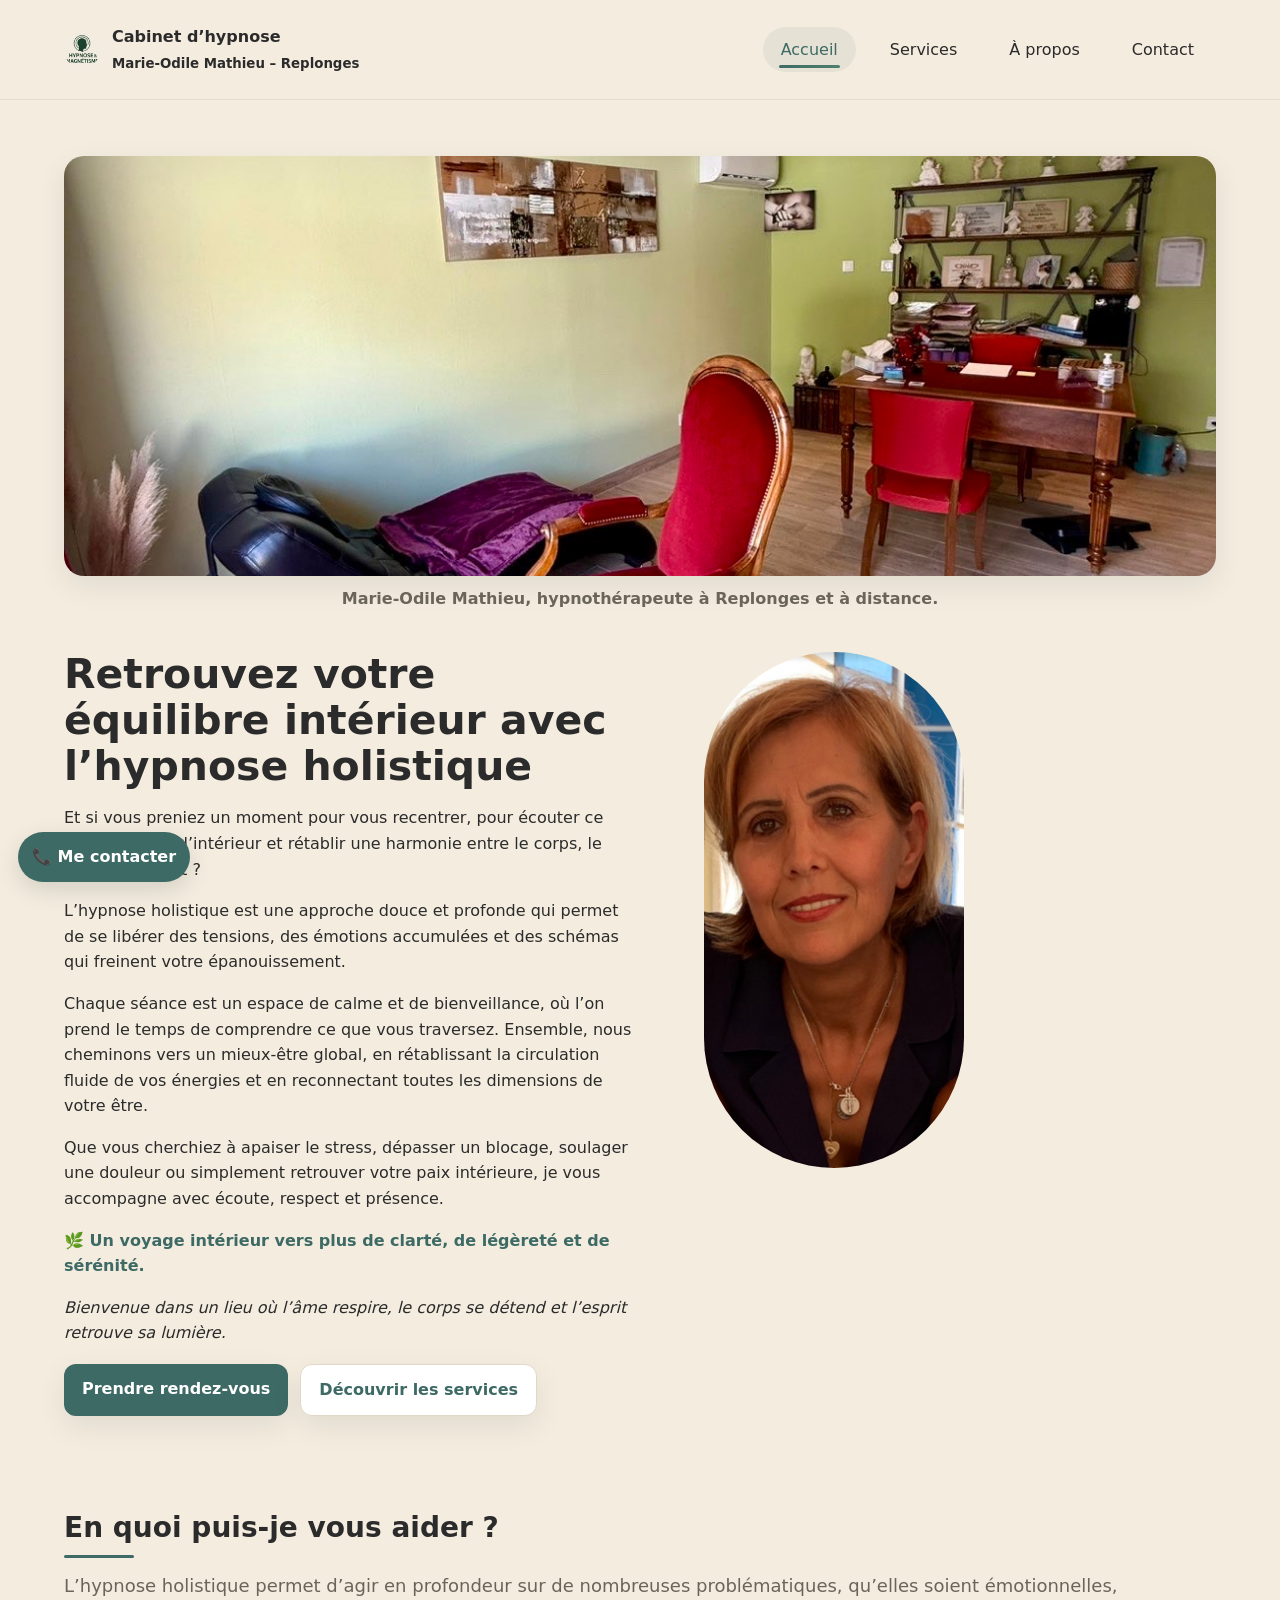
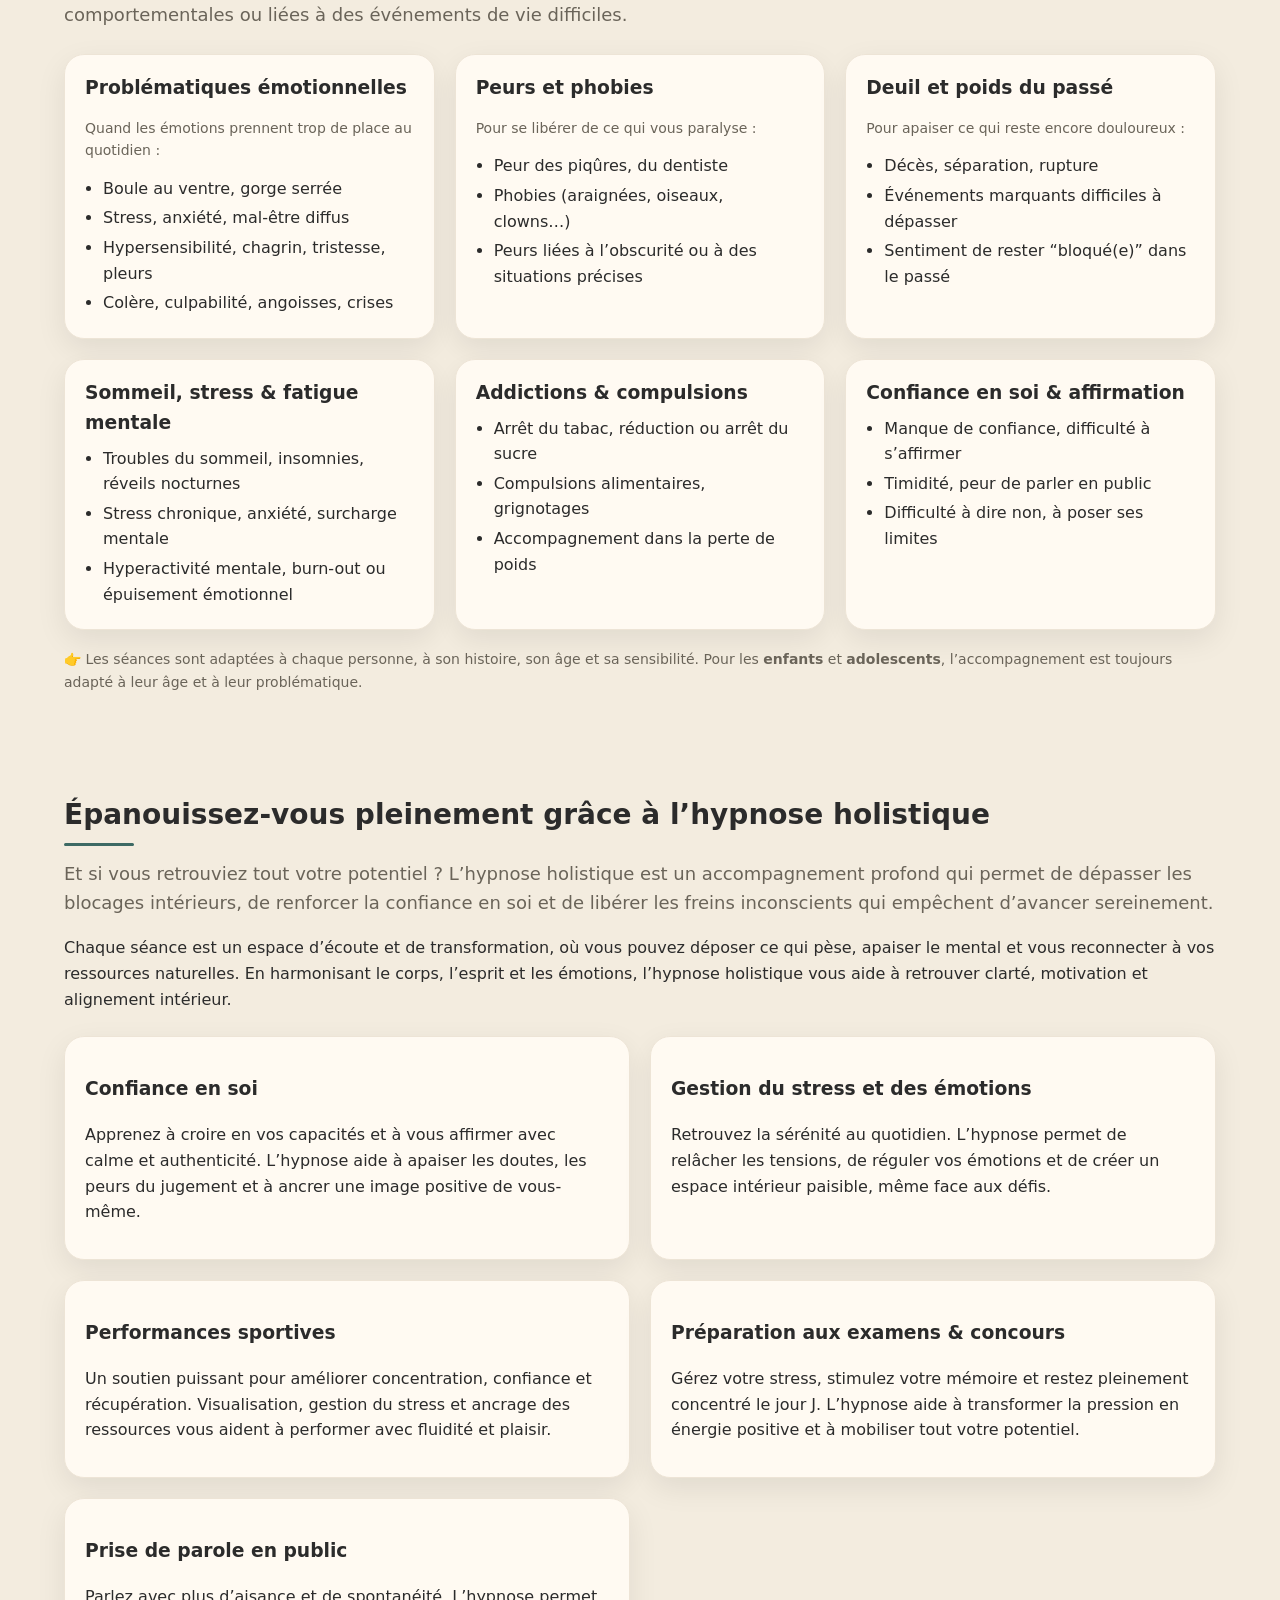
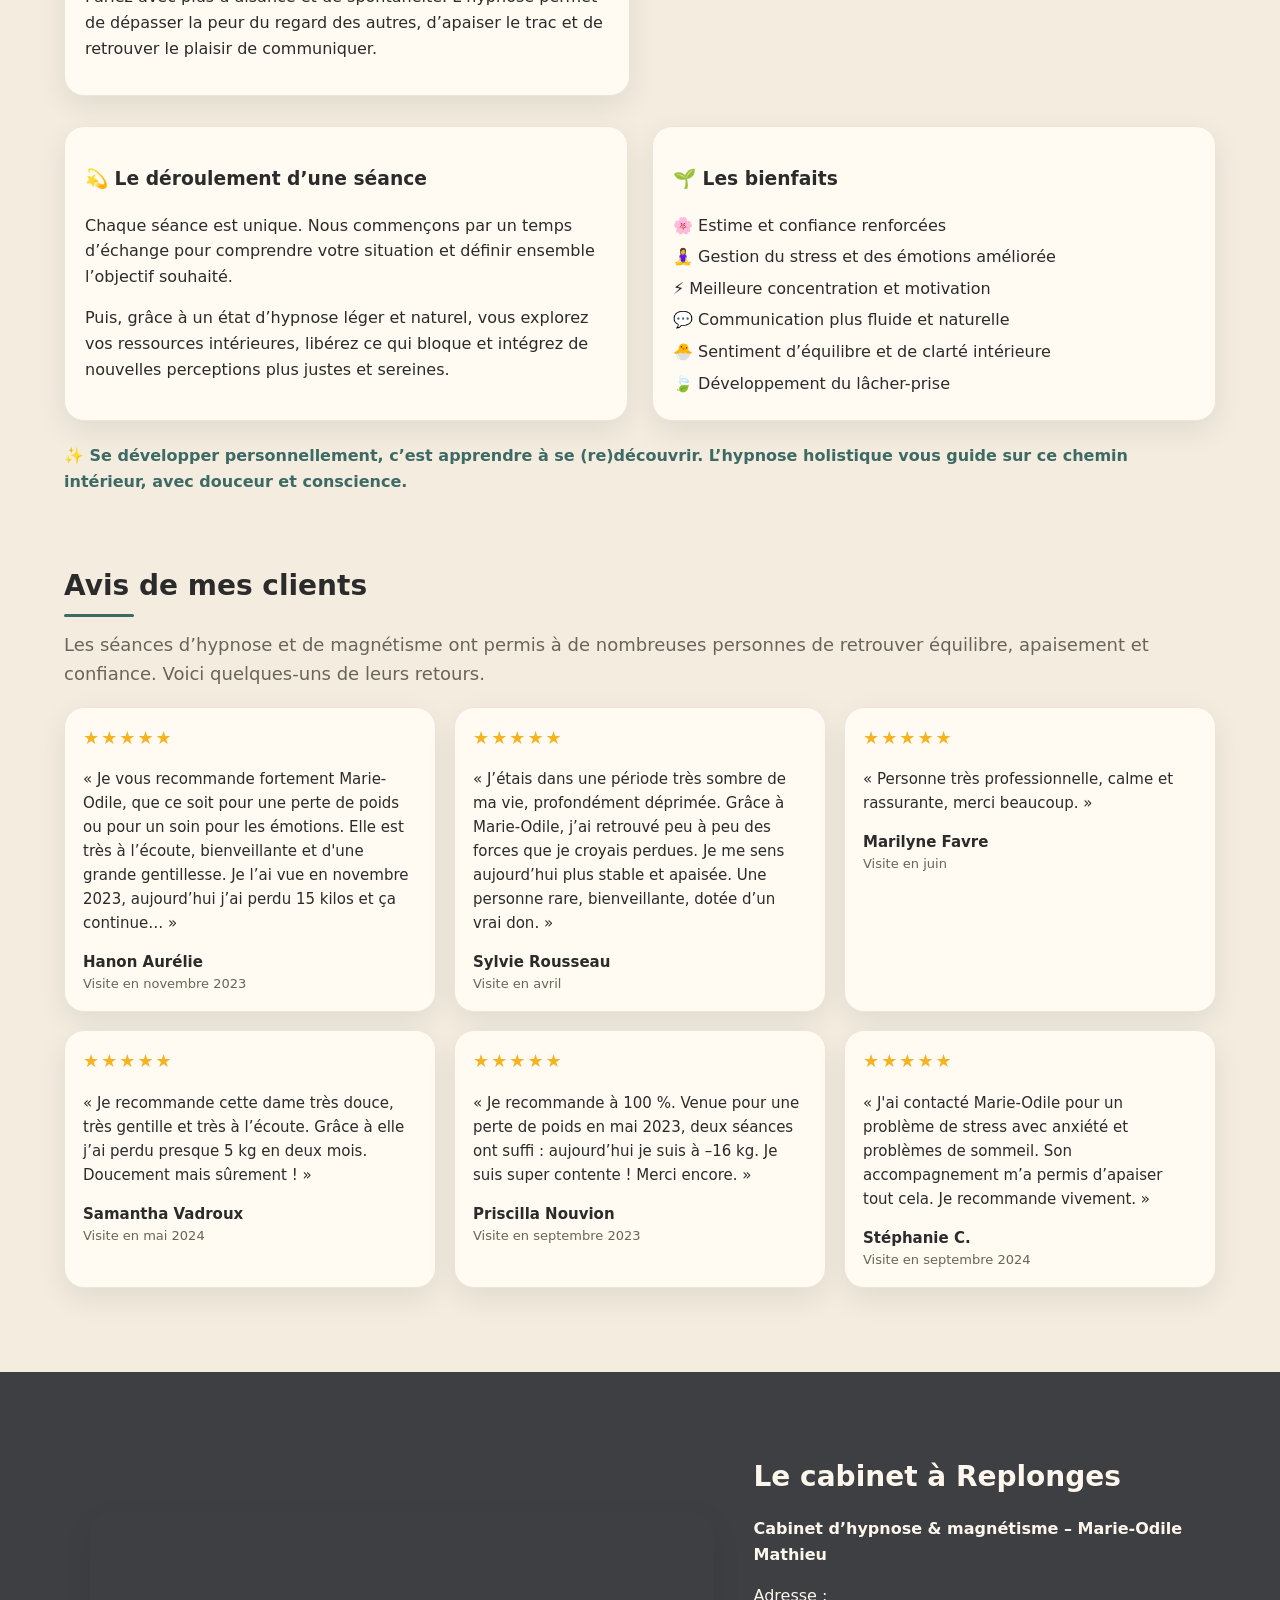
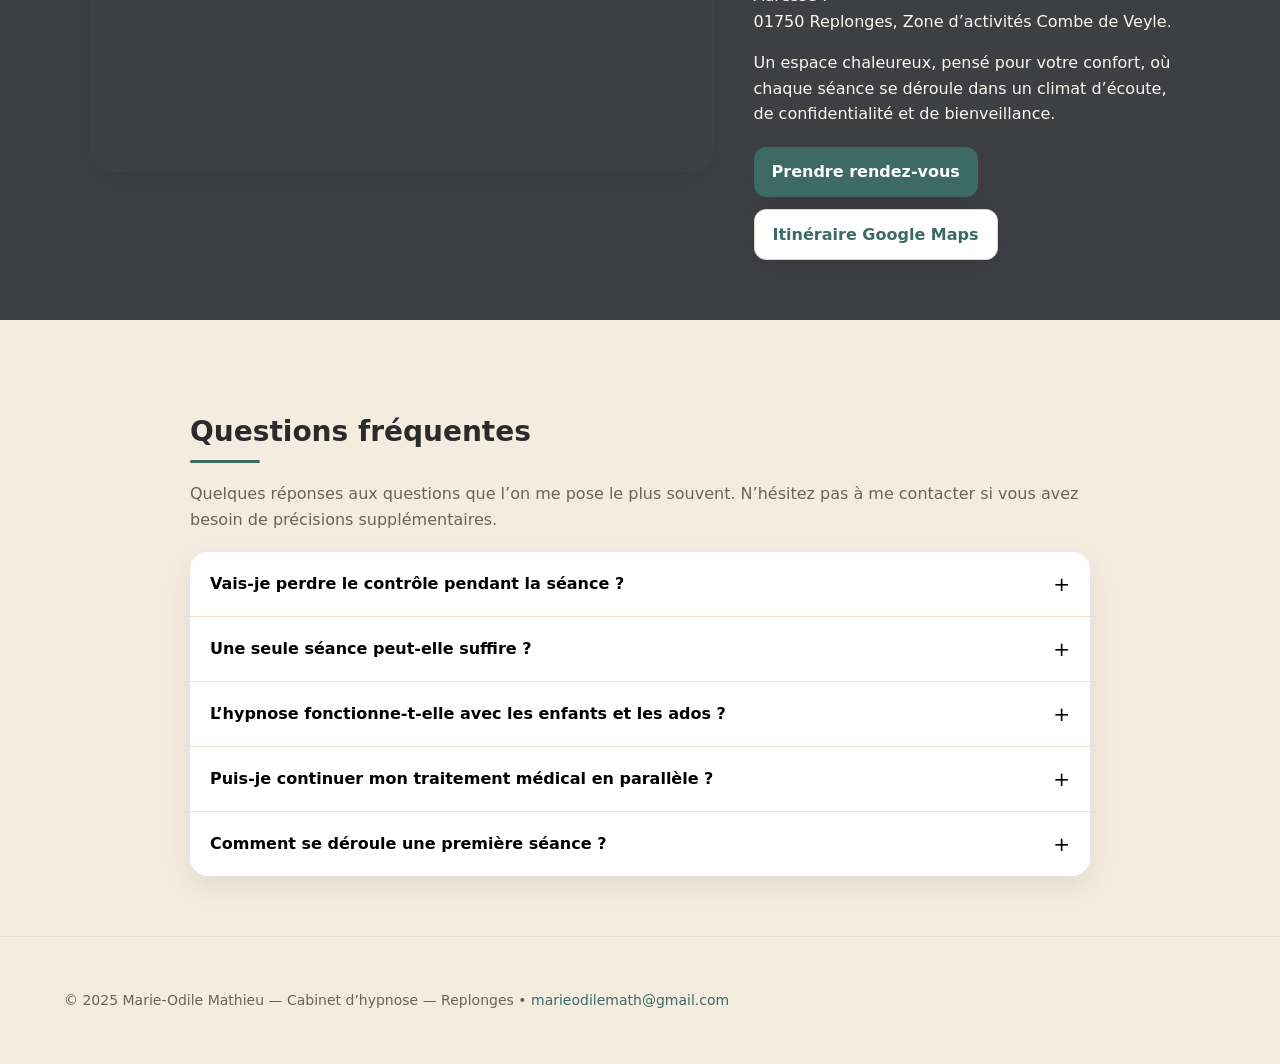
<file: site-marie-odile-regenerated2/index.html>
<!doctype html>
<html lang="fr">
<head>
  <meta charset="utf-8">
  <meta name="viewport" content="width=device-width,initial-scale=1">

  <title>Cabinet d’hypnose – Marie-Odile Mathieu – Replonges (01)</title>
<link rel ="icon"type="assets/images/logo.png" href="assets/images/logo2.png">
  <!-- SEO de base -->
  <meta name="description" content="Cabinet d’hypnose holistique à Replonges (01) et à distance – Marie-Odile Mathieu. Accompagnement émotionnel, arrêt du tabac, perte de poids, développement personnel et mieux-être global.">
  <meta name="keywords" content="cabinet hypnose Replonges, hypnose Replonges, hypnose holistique, hypnose émotionnelle, hypnose tabac, hypnose minceur, développement personnel, voyance intuitive, Marie Odile Mathieu">

  <!-- Open Graph -->
  <meta property="og:title" content="Cabinet d’hypnose – Marie-Odile Mathieu – Replonges (01)">
  <meta property="og:description" content="Retrouvez votre équilibre intérieur avec l’hypnose holistique : émotions, stress, poids, tabac, confiance en soi, développement personnel.">
  <meta property="og:type" content="website">
  <meta property="og:url" content="https://cabinet-marie-odile-hypnose.netlify.app/">
  <meta property="og:image" content="https://cabinet-marie-odile-hypnose.netlify.app/assets/images/Cabinet.jpg">

  <link rel="icon" href="assets/images/logo.png">
  <link rel="stylesheet" href="assets/css/style.css">
</head>
<body>
<header>
  <div class="container navbar">
    <div class="brand">
      <img src="assets/images/logo2.png" alt="logo">
      <div class="title">
        Cabinet d’hypnose<br>
        <small>Marie-Odile Mathieu – Replonges</small>
      </div>
    </div>
    <nav>
      <a href="index.html" class="active">Accueil</a>
      <a href="services.html">Services</a>
      <a href="a-propos.html">À propos</a>
      <a href="contact.html">Contact</a>
    </nav>
  </div>
</header>

<main class="container">

  <!-- PHOTO PLEIN ÉCRAN + SOUS-TITRE -->
  <section class="hero-photo will-fade">
    <img src="assets/images/Cabinet.jpg" alt="Cabinet d’hypnose à Replonges">
    <p class="hero-caption">
      Marie-Odile Mathieu, hypnothérapeute à Replonges et à distance.
    </p>
  </section>

  <!-- TEXTE D’INTRO / HYPNOSE HOLISTIQUE + PHOTO À DROITE -->
  <section class="hero-text will-fade">
    <div class="hero-text-inner">
      <div class="hero-text-content">
        <h1>Retrouvez votre équilibre intérieur avec l’hypnose holistique</h1>

        <p>
          Et si vous preniez un moment pour vous recentrer, pour écouter ce qui se passe à l’intérieur
          et rétablir une harmonie entre le corps, le cœur et l’esprit&nbsp;?
        </p>

        <p>
          L’hypnose holistique est une approche douce et profonde qui permet de se libérer des tensions,
          des émotions accumulées et des schémas qui freinent votre épanouissement.
        </p>

        <p>
          Chaque séance est un espace de calme et de bienveillance, où l’on prend le temps de comprendre
          ce que vous traversez. Ensemble, nous cheminons vers un mieux-être global, en rétablissant la
          circulation fluide de vos énergies et en reconnectant toutes les dimensions de votre être.
        </p>

        <p>
          Que vous cherchiez à apaiser le stress, dépasser un blocage, soulager une douleur ou simplement
          retrouver votre paix intérieure, je vous accompagne avec écoute, respect et présence.
        </p>

        <p class="highlight">
          🌿 Un voyage intérieur vers plus de clarté, de légèreté et de sérénité.
        </p>

        <p><em>
          Bienvenue dans un lieu où l’âme respire, le corps se détend et l’esprit retrouve sa lumière.
        </em></p>

        <div class="buttons">
          <a href="contact.html" class="btn primary">Prendre rendez-vous</a>
          <a href="services.html" class="btn secondary">Découvrir les services</a>
        </div>
      </div>

      <!-- PHOTO À DROITE -->
      <div class="hero-photo-side">
        <img src="assets/images/MO.jpg" alt="Portrait de Marie-Odile Mathieu">
      </div>
    </div>
  </section>

  <!-- EN QUOI ELLE PEUT AIDER -->
  <section class="help-section will-fade">
    <h2 class="section-title">En quoi puis-je vous aider&nbsp;?</h2>
    <p class="lead">
      L’hypnose holistique permet d’agir en profondeur sur de nombreuses problématiques, qu’elles soient
      émotionnelles, comportementales ou liées à des événements de vie difficiles.
    </p>

    <div class="help-grid">
      <div class="help-card">
        <h3>Problématiques émotionnelles</h3>
        <p class="help-intro">
          Quand les émotions prennent trop de place au quotidien :
        </p>
        <ul>
          <li>Boule au ventre, gorge serrée</li>
          <li>Stress, anxiété, mal-être diffus</li>
          <li>Hypersensibilité, chagrin, tristesse, pleurs</li>
          <li>Colère, culpabilité, angoisses, crises</li>
        </ul>
      </div>

      <div class="help-card">
        <h3>Peurs et phobies</h3>
        <p class="help-intro">
          Pour se libérer de ce qui vous paralyse :
        </p>
        <ul>
          <li>Peur des piqûres, du dentiste</li>
          <li>Phobies (araignées, oiseaux, clowns…)</li>
          <li>Peurs liées à l’obscurité ou à des situations précises</li>
        </ul>
      </div>

      <div class="help-card">
        <h3>Deuil et poids du passé</h3>
        <p class="help-intro">
          Pour apaiser ce qui reste encore douloureux :
        </p>
        <ul>
          <li>Décès, séparation, rupture</li>
          <li>Événements marquants difficiles à dépasser</li>
          <li>Sentiment de rester “bloqué(e)” dans le passé</li>
        </ul>
      </div>

      <div class="help-card">
        <h3>Sommeil, stress & fatigue mentale</h3>
        <ul>
          <li>Troubles du sommeil, insomnies, réveils nocturnes</li>
          <li>Stress chronique, anxiété, surcharge mentale</li>
          <li>Hyperactivité mentale, burn-out ou épuisement émotionnel</li>
        </ul>
      </div>

      <div class="help-card">
        <h3>Addictions & compulsions</h3>
        <ul>
          <li>Arrêt du tabac, réduction ou arrêt du sucre</li>
          <li>Compulsions alimentaires, grignotages</li>
          <li>Accompagnement dans la perte de poids</li>
        </ul>
      </div>

      <div class="help-card">
        <h3>Confiance en soi & affirmation</h3>
        <ul>
          <li>Manque de confiance, difficulté à s’affirmer</li>
          <li>Timidité, peur de parler en public</li>
          <li>Difficulté à dire non, à poser ses limites</li>
        </ul>
      </div>
    </div>

    <div class="help-footer">
      <p>
        👉 Les séances sont adaptées à chaque personne, à son histoire, son âge et sa sensibilité.
        Pour les <strong>enfants</strong> et <strong>adolescents</strong>, l’accompagnement est toujours
        adapté à leur âge et à leur problématique.
      </p>
    </div>
  </section>

  <!-- DÉVELOPPEMENT PERSONNEL / HYPNOSE HOLISTIQUE -->
  <section class="dev-section will-fade">
    <h2 class="section-title">Épanouissez-vous pleinement grâce à l’hypnose holistique</h2>

    <p class="lead">
      Et si vous retrouviez tout votre potentiel&nbsp;?
      L’hypnose holistique est un accompagnement profond qui permet de dépasser les blocages intérieurs,
      de renforcer la confiance en soi et de libérer les freins inconscients qui empêchent d’avancer sereinement.
    </p>

    <p>
      Chaque séance est un espace d’écoute et de transformation, où vous pouvez déposer ce qui pèse, apaiser le mental
      et vous reconnecter à vos ressources naturelles. En harmonisant le corps, l’esprit et les émotions, l’hypnose
      holistique vous aide à retrouver clarté, motivation et alignement intérieur.
    </p>

    <div class="dev-grid">
      <div class="dev-block">
        <h3>Confiance en soi</h3>
        <p>
          Apprenez à croire en vos capacités et à vous affirmer avec calme et authenticité.
          L’hypnose aide à apaiser les doutes, les peurs du jugement et à ancrer une image positive de vous-même.
        </p>
      </div>

      <div class="dev-block">
        <h3>Gestion du stress et des émotions</h3>
        <p>
          Retrouvez la sérénité au quotidien. L’hypnose permet de relâcher les tensions, de réguler vos émotions
          et de créer un espace intérieur paisible, même face aux défis.
        </p>
      </div>

      <div class="dev-block">
        <h3>Performances sportives</h3>
        <p>
          Un soutien puissant pour améliorer concentration, confiance et récupération.
          Visualisation, gestion du stress et ancrage des ressources vous aident à performer avec fluidité et plaisir.
        </p>
      </div>

      <div class="dev-block">
        <h3>Préparation aux examens & concours</h3>
        <p>
          Gérez votre stress, stimulez votre mémoire et restez pleinement concentré le jour J.
          L’hypnose aide à transformer la pression en énergie positive et à mobiliser tout votre potentiel.
        </p>
      </div>

      <div class="dev-block">
        <h3>Prise de parole en public</h3>
        <p>
          Parlez avec plus d’aisance et de spontanéité.
          L’hypnose permet de dépasser la peur du regard des autres, d’apaiser le trac
          et de retrouver le plaisir de communiquer.
        </p>
      </div>
    </div>

    <div class="dev-layout">
      <div class="dev-column">
        <h3>💫 Le déroulement d’une séance</h3>
        <p>
          Chaque séance est unique. Nous commençons par un temps d’échange pour comprendre votre situation
          et définir ensemble l’objectif souhaité.
        </p>
        <p>
          Puis, grâce à un état d’hypnose léger et naturel, vous explorez vos ressources intérieures,
          libérez ce qui bloque et intégrez de nouvelles perceptions plus justes et sereines.
        </p>
      </div>

      <div class="dev-column">
        <h3>🌱 Les bienfaits</h3>
<ul class="benefits">
    <li>🌸 Estime et confiance renforcées</li>
    <li>🧘‍♀️ Gestion du stress et des émotions améliorée</li>
    <li>⚡ Meilleure concentration et motivation</li>
    <li>💬 Communication plus fluide et naturelle</li>
    <li>🐣 Sentiment d’équilibre et de clarté intérieure</li>
    <li>🍃 Développement du lâcher-prise</li>
</ul>

      </div>
    </div>

    <p class="dev-closing">
      ✨ Se développer personnellement, c’est apprendre à se (re)découvrir.
      L’hypnose holistique vous guide sur ce chemin intérieur, avec douceur et conscience.
    </p>
  </section>

  <!-- TÉMOIGNAGES GOOGLE -->
  <section class="testimonials will-fade" id="avis">
    <h2 class="section-title">Avis de mes clients</h2>
    <p class="lead">
      Les séances d’hypnose et de magnétisme ont permis à de nombreuses personnes
      de retrouver équilibre, apaisement et confiance. Voici quelques-uns de leurs retours.
    </p>

    <div class="testimonials-grid">
      <article class="testimonial">
        <div class="stars">★★★★★</div>
        <p>
          « Je vous recommande fortement Marie-Odile, que ce soit pour une perte de poids
          ou pour un soin pour les émotions. Elle est très à l’écoute, bienveillante et d'une grande gentillesse.
          Je l’ai vue en novembre 2023, aujourd’hui j’ai perdu 15 kilos et ça continue… »
        </p>
        <strong>Hanon Aurélie</strong>
        <div class="meta">Visite en novembre 2023</div>
      </article>

      <article class="testimonial">
        <div class="stars">★★★★★</div>
        <p>
          « J’étais dans une période très sombre de ma vie, profondément déprimée.
          Grâce à Marie-Odile, j’ai retrouvé peu à peu des forces que je croyais perdues.
          Je me sens aujourd’hui plus stable et apaisée. Une personne rare, bienveillante,
          dotée d’un vrai don. »
        </p>
        <strong>Sylvie Rousseau</strong>
        <div class="meta">Visite en avril</div>
      </article>

      <article class="testimonial">
        <div class="stars">★★★★★</div>
        <p>
          « Personne très professionnelle, calme et rassurante, merci beaucoup. »
        </p>
        <strong>Marilyne Favre</strong>
        <div class="meta">Visite en juin</div>
      </article>

      <article class="testimonial">
        <div class="stars">★★★★★</div>
        <p>
          « Je recommande cette dame très douce, très gentille et très à l’écoute.
          Grâce à elle j’ai perdu presque 5 kg en deux mois. Doucement mais sûrement ! »
        </p>
        <strong>Samantha Vadroux</strong>
        <div class="meta">Visite en mai 2024</div>
      </article>

      <article class="testimonial">
        <div class="stars">★★★★★</div>
        <p>
          « Je recommande à 100 %. Venue pour une perte de poids en mai 2023,
          deux séances ont suffi : aujourd’hui je suis à –16 kg. Je suis super contente ! Merci encore. »
        </p>
        <strong>Priscilla Nouvion</strong>
        <div class="meta">Visite en septembre 2023</div>
      </article>

      <article class="testimonial">
        <div class="stars">★★★★★</div>
        <p>
          « J'ai contacté Marie-Odile pour un problème de stress avec anxiété et problèmes de sommeil.
          Son accompagnement m’a permis d’apaiser tout cela. Je recommande vivement. »
        </p>
        <strong>Stéphanie C.</strong>
        <div class="meta">Visite en septembre 2024</div>
      </article>
    </div>
  </section>
</main>

<!-- LOCALISATION -->
<section class="section-location will-fade" id="cabinet">
  <div class="location-inner">
    <div>
      <iframe
        src="https://www.google.com/maps?q=Mathieu+Marie-Odile,+Replonges&output=embed"
        loading="lazy"
        referrerpolicy="no-referrer-when-downgrade"
        allowfullscreen>
      </iframe>
    </div>
    <div>
      <h2>Le cabinet à Replonges</h2>
      <p><strong>Cabinet d’hypnose &amp; magnétisme – Marie-Odile Mathieu</strong></p>
      <p>Adresse : <br>01750 Replonges, Zone d’activités Combe de Veyle.</p>
      <p>
        Un espace chaleureux, pensé pour votre confort, où chaque séance se déroule
        dans un climat d’écoute, de confidentialité et de bienveillance.
      </p>
      <div class="location-actions">
        <a href="contact.html" class="btn primary">Prendre rendez-vous</a>
        <a href="https://www.google.com/maps?q=Mathieu+Marie-Odile,+Replonges&daddr"
           target="_blank"
           class="btn secondary">
          Itinéraire Google Maps
        </a>
      </div>
    </div>
  </div>
</section>

<!-- FAQ -->
<section class="faq will-fade" id="faq">
  <h2 class="section-title">Questions fréquentes</h2>
  <p class="faq-intro">
    Quelques réponses aux questions que l’on me pose le plus souvent. N’hésitez pas à me contacter si vous avez
    besoin de précisions supplémentaires.
  </p>

  <div class="faq-list">
    <div class="faq-item">
      <button type="button">
        <span class="question">Vais-je perdre le contrôle pendant la séance&nbsp;?</span>
        <span class="icon">+</span>
      </button>
      <div class="faq-answer">
        Non, jamais. Vous restez conscient·e tout au long de la séance, vous entendez tout et vous gardez
        votre libre arbitre. L’hypnose est un état de concentration intérieure, pas un sommeil ni une prise
        de contrôle extérieure.
      </div>
    </div>

    <div class="faq-item">
      <button type="button">
        <span class="question">Une seule séance peut-elle suffire&nbsp;?</span>
        <span class="icon">+</span>
      </button>
      <div class="faq-answer">
        Pour certains objectifs (arrêt du tabac, par exemple), une seule séance peut être suffisante.
        Pour d’autres thématiques plus profondes, quelques séances sont parfois nécessaires pour
        installer un changement durable.
      </div>
    </div>

    <div class="faq-item">
      <button type="button">
        <span class="question">L’hypnose fonctionne-t-elle avec les enfants et les ados&nbsp;?</span>
        <span class="icon">+</span>
      </button>
      <div class="faq-answer">
        Oui, très bien. Les enfants et adolescents ont souvent une grande capacité d’imagination et
        adhèrent facilement aux exercices proposés. Les séances sont adaptées à leur âge, leur rythme
        et leur sensibilité.
      </div>
    </div>

    <div class="faq-item">
      <button type="button">
        <span class="question">Puis-je continuer mon traitement médical en parallèle&nbsp;?</span>
        <span class="icon">+</span>
      </button>
      <div class="faq-answer">
        Bien sûr. L’hypnose n’est pas un substitut à un suivi médical ou psychologique, mais une approche
        complémentaire. Vous ne devez jamais arrêter un traitement sans l’avis de votre médecin.
      </div>
    </div>

    <div class="faq-item">
      <button type="button">
        <span class="question">Comment se déroule une première séance&nbsp;?</span>
        <span class="icon">+</span>
      </button>
      <div class="faq-answer">
        Nous prenons d’abord un temps d’échange pour comprendre votre situation et définir ensemble l’objectif souhaité.
        Puis je vous accompagne progressivement vers l’état d’hypnose, à votre rythme, toujours dans le respect
        de ce que vous êtes prêt·e à vivre.
      </div>
    </div>
  </div>
</section>

<footer>
  <div class="container">
    © 2025 Marie-Odile Mathieu — Cabinet d’hypnose — Replonges •
    <a href="mailto:marieodilemath@gmail.com">marieodilemath@gmail.com</a>
  </div>
</footer>

<script src="assets/js/app.js"></script>
</body>
</html>
</file>
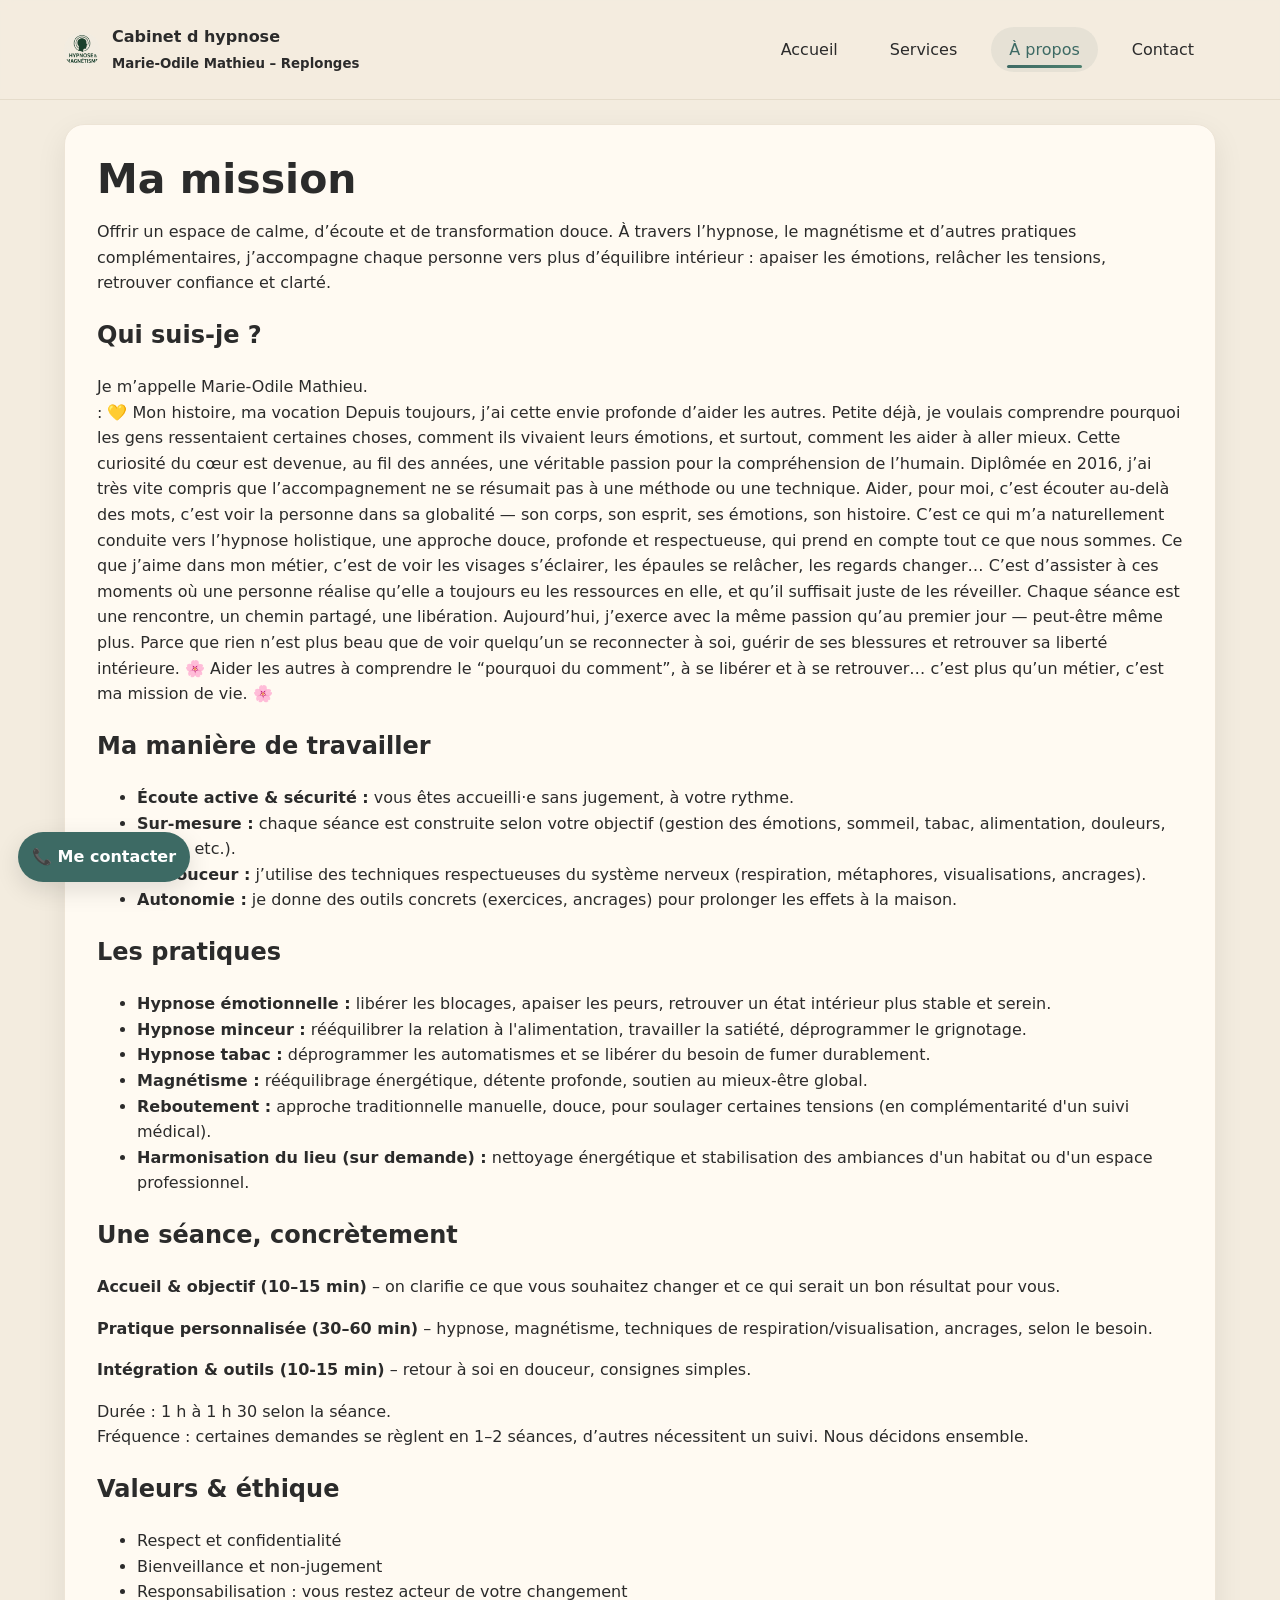
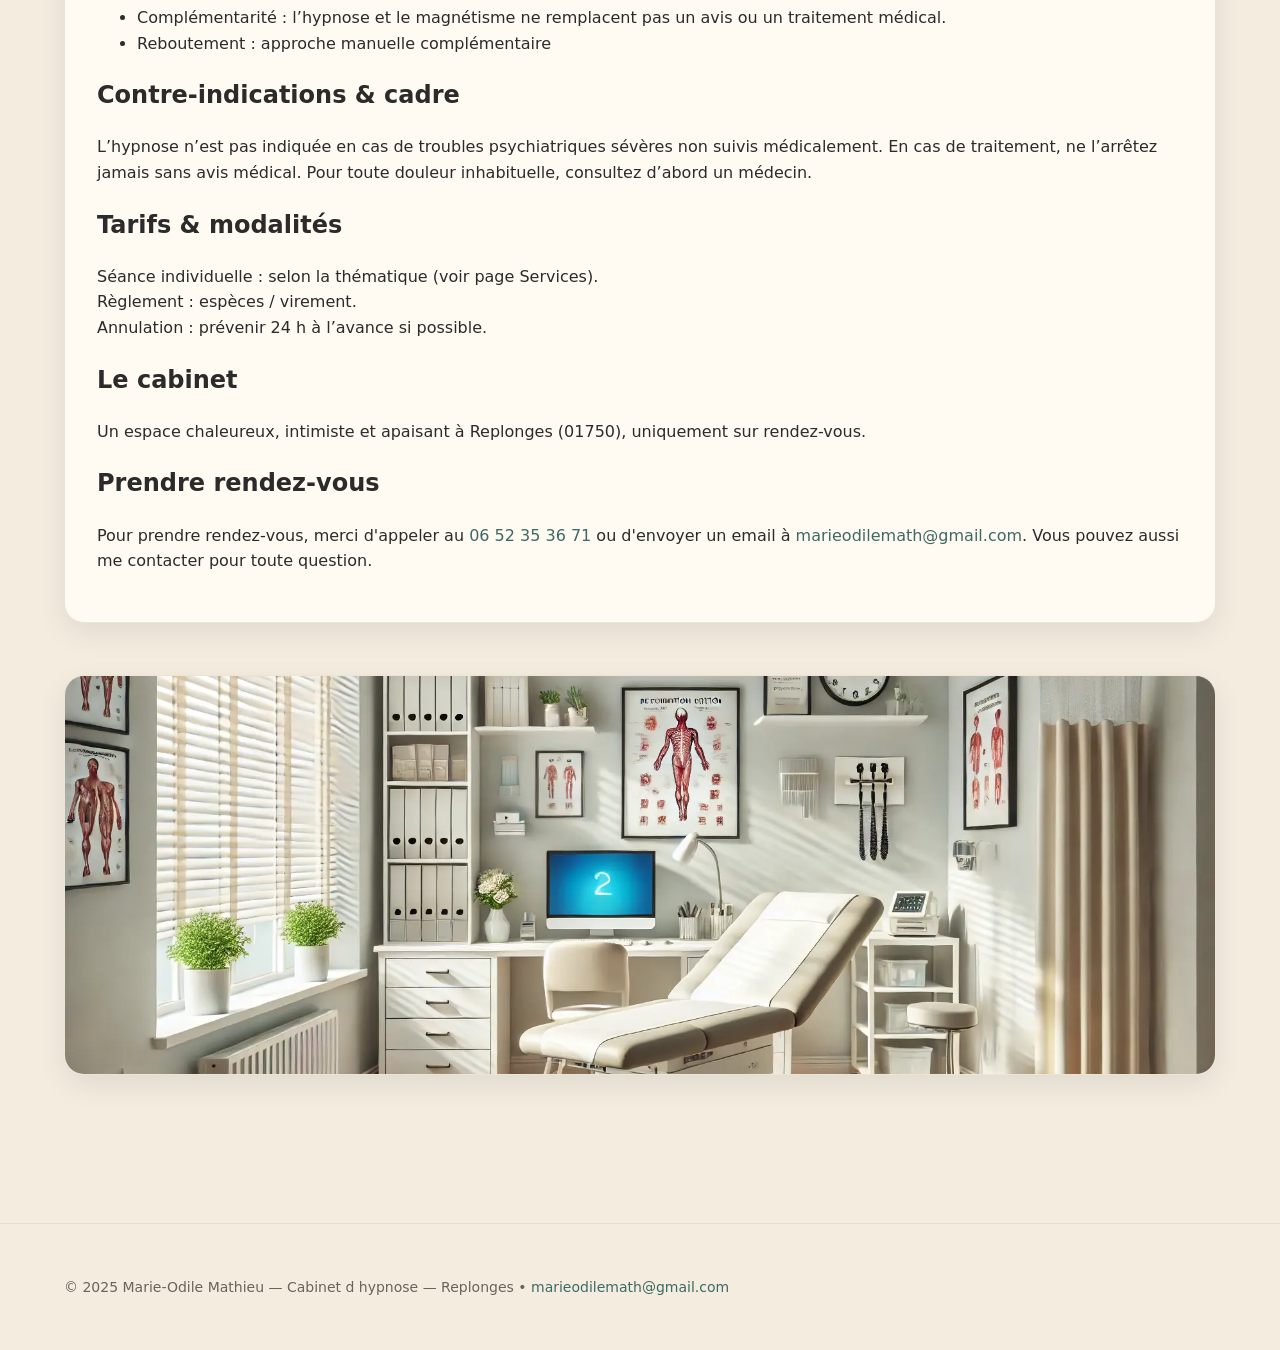
<file: site-marie-odile-regenerated2/a-propos.html>
<!doctype html><html lang="fr"><head>
<meta charset="utf-8"><meta name="viewport" content="width=device-width,initial-scale=1">
<title>À propos du cabinet</title>
<link rel="stylesheet" href="assets/css/style.css"></head><body>
<header>
  <div class="container navbar">
    <div class="brand">
      <img src="assets/images/logo2.png" alt="logo">
  <div class="title">Cabinet d hypnose<br><small>Marie-Odile Mathieu – Replonges</small></div>
    </div>
    <nav><a href="index.html" class="">Accueil</a><a href="services.html" class="">Services</a><a href="a-propos.html" class="active">À propos</a><a href="contact.html" class="">Contact</a></nav>
  </div>
</header>

<main class="container">
  <div class="about-content">
    <div class="panel full-width">
      <h1>Ma mission</h1>
      <p>Offrir un espace de calme, d’écoute et de transformation douce. À travers l’hypnose, le magnétisme et d’autres pratiques complémentaires, j’accompagne chaque personne vers plus d’équilibre intérieur : apaiser les émotions, relâcher les tensions, retrouver confiance et clarté.</p>

      <h2>Qui suis-je ?</h2>
      <p>Je m’appelle Marie-Odile Mathieu.<br>
      : 💛 Mon histoire, ma vocation

Depuis toujours, j’ai cette envie profonde d’aider les autres.
Petite déjà, je voulais comprendre pourquoi les gens ressentaient certaines choses, comment ils vivaient leurs émotions, et surtout, comment les aider à aller mieux.
Cette curiosité du cœur est devenue, au fil des années, une véritable passion pour la compréhension de l’humain.

Diplômée en 2016, j’ai très vite compris que l’accompagnement ne se résumait pas à une méthode ou une technique.
Aider, pour moi, c’est écouter au-delà des mots, c’est voir la personne dans sa globalité — son corps, son esprit, ses émotions, son histoire.
C’est ce qui m’a naturellement conduite vers l’hypnose holistique, une approche douce, profonde et respectueuse, qui prend en compte tout ce que nous sommes.

Ce que j’aime dans mon métier, c’est de voir les visages s’éclairer, les épaules se relâcher, les regards changer…
C’est d’assister à ces moments où une personne réalise qu’elle a toujours eu les ressources en elle, et qu’il suffisait juste de les réveiller.
Chaque séance est une rencontre, un chemin partagé, une libération.

Aujourd’hui, j’exerce avec la même passion qu’au premier jour — peut-être même plus.
Parce que rien n’est plus beau que de voir quelqu’un se reconnecter à soi, guérir de ses blessures et retrouver sa liberté intérieure.

🌸 Aider les autres à comprendre le “pourquoi du comment”, à se libérer et à se retrouver… c’est plus qu’un métier, c’est ma mission de vie. 🌸</p>

      <h2>Ma manière de travailler</h2>
      <ul>
        <li><strong>Écoute active & sécurité :</strong> vous êtes accueilli·e sans jugement, à votre rythme.</li>
        <li><strong>Sur-mesure :</strong> chaque séance est construite selon votre objectif (gestion des émotions, sommeil, tabac, alimentation, douleurs, stress, etc.).</li>
        <li><strong>En douceur :</strong> j’utilise des techniques respectueuses du système nerveux (respiration, métaphores, visualisations, ancrages).</li>
        <li><strong>Autonomie :</strong> je donne des outils concrets (exercices, ancrages) pour prolonger les effets à la maison.</li>
      </ul>

      <h2>Les pratiques</h2>
      <ul>
        <li><strong>Hypnose émotionnelle :</strong> libérer les blocages, apaiser les peurs, retrouver un état intérieur plus stable et serein.</li>
        <li><strong>Hypnose minceur :</strong> rééquilibrer la relation à l'alimentation, travailler la satiété, déprogrammer le grignotage.</li>
        <li><strong>Hypnose tabac :</strong> déprogrammer les automatismes et se libérer du besoin de fumer durablement.</li>
        <li><strong>Magnétisme :</strong> rééquilibrage énergétique, détente profonde, soutien au mieux-être global.</li>
        <li><strong>Reboutement :</strong> approche traditionnelle manuelle, douce, pour soulager certaines tensions (en complémentarité d'un suivi médical).</li>
        <li><strong>Harmonisation du lieu (sur demande) :</strong> nettoyage énergétique et stabilisation des ambiances d'un habitat ou d'un espace professionnel.</li>
      </ul>
      <h2>Une séance, concrètement</h2>
      <p><strong>Accueil & objectif (10–15 min)</strong> – on clarifie ce que vous souhaitez changer et ce qui serait un bon résultat pour vous.</p>
      <p><strong>Pratique personnalisée (30–60 min)</strong> – hypnose, magnétisme, techniques de respiration/visualisation, ancrages, selon le besoin.</p>
      <p><strong>Intégration & outils (10-15 min)</strong> – retour à soi en douceur, consignes simples.</p>
      <p>Durée : 1 h à 1 h 30 selon la séance.<br>Fréquence : certaines demandes se règlent en 1–2 séances, d’autres nécessitent un suivi. Nous décidons ensemble.</p>

<h2>Valeurs & éthique</h2>
      <ul>
        <li>Respect et confidentialité</li>
        <li>Bienveillance et non-jugement</li>
        <li>Responsabilisation : vous restez acteur de votre changement</li>
        <li>Complémentarité : l’hypnose et le magnétisme ne remplacent pas un avis ou un traitement médical.</li>
        <li>Reboutement : approche manuelle complémentaire</li>
      </ul>
      <h2>Contre‑indications & cadre</h2>
      <p>L’hypnose n’est pas indiquée en cas de troubles psychiatriques sévères non suivis médicalement. En cas de traitement, ne l’arrêtez jamais sans avis médical. Pour toute douleur inhabituelle, consultez d’abord un médecin.</p>

      <h2>Tarifs & modalités</h2>
      <p>Séance individuelle : selon la thématique (voir page Services).<br>Règlement : espèces / virement.<br>Annulation : prévenir 24 h à l’avance si possible.</p>

      <h2>Le cabinet</h2>
      <p>Un espace chaleureux, intimiste et apaisant à Replonges (01750), uniquement sur rendez-vous.</p>

  <h2>Prendre rendez‑vous</h2>
  <p>Pour prendre rendez‑vous, merci d'appeler au <a href="tel:+33652353671">06 52 35 36 71</a> ou d'envoyer un email à <a href="mailto:marieodilemath@gmail.com">marieodilemath@gmail.com</a>. Vous pouvez aussi me contacter pour toute question.</p>
    </div>
    <div class="about-images">
      <img src="assets/images/apropos.jpg" alt="Salle de consultation" class="main-image">
      <div class="about-thumbs">
        
      </div>
    </div>
  </div>
</main>
<footer>
  <div class="container">© 2025 Marie-Odile Mathieu — Cabinet d hypnose — Replonges •
    <a href="mailto:marieodilemath@gmail.com">marieodilemath@gmail.com</a>
  </div>
</footer>
<script src="assets/js/app.js"></script>
</body></html>
</file>
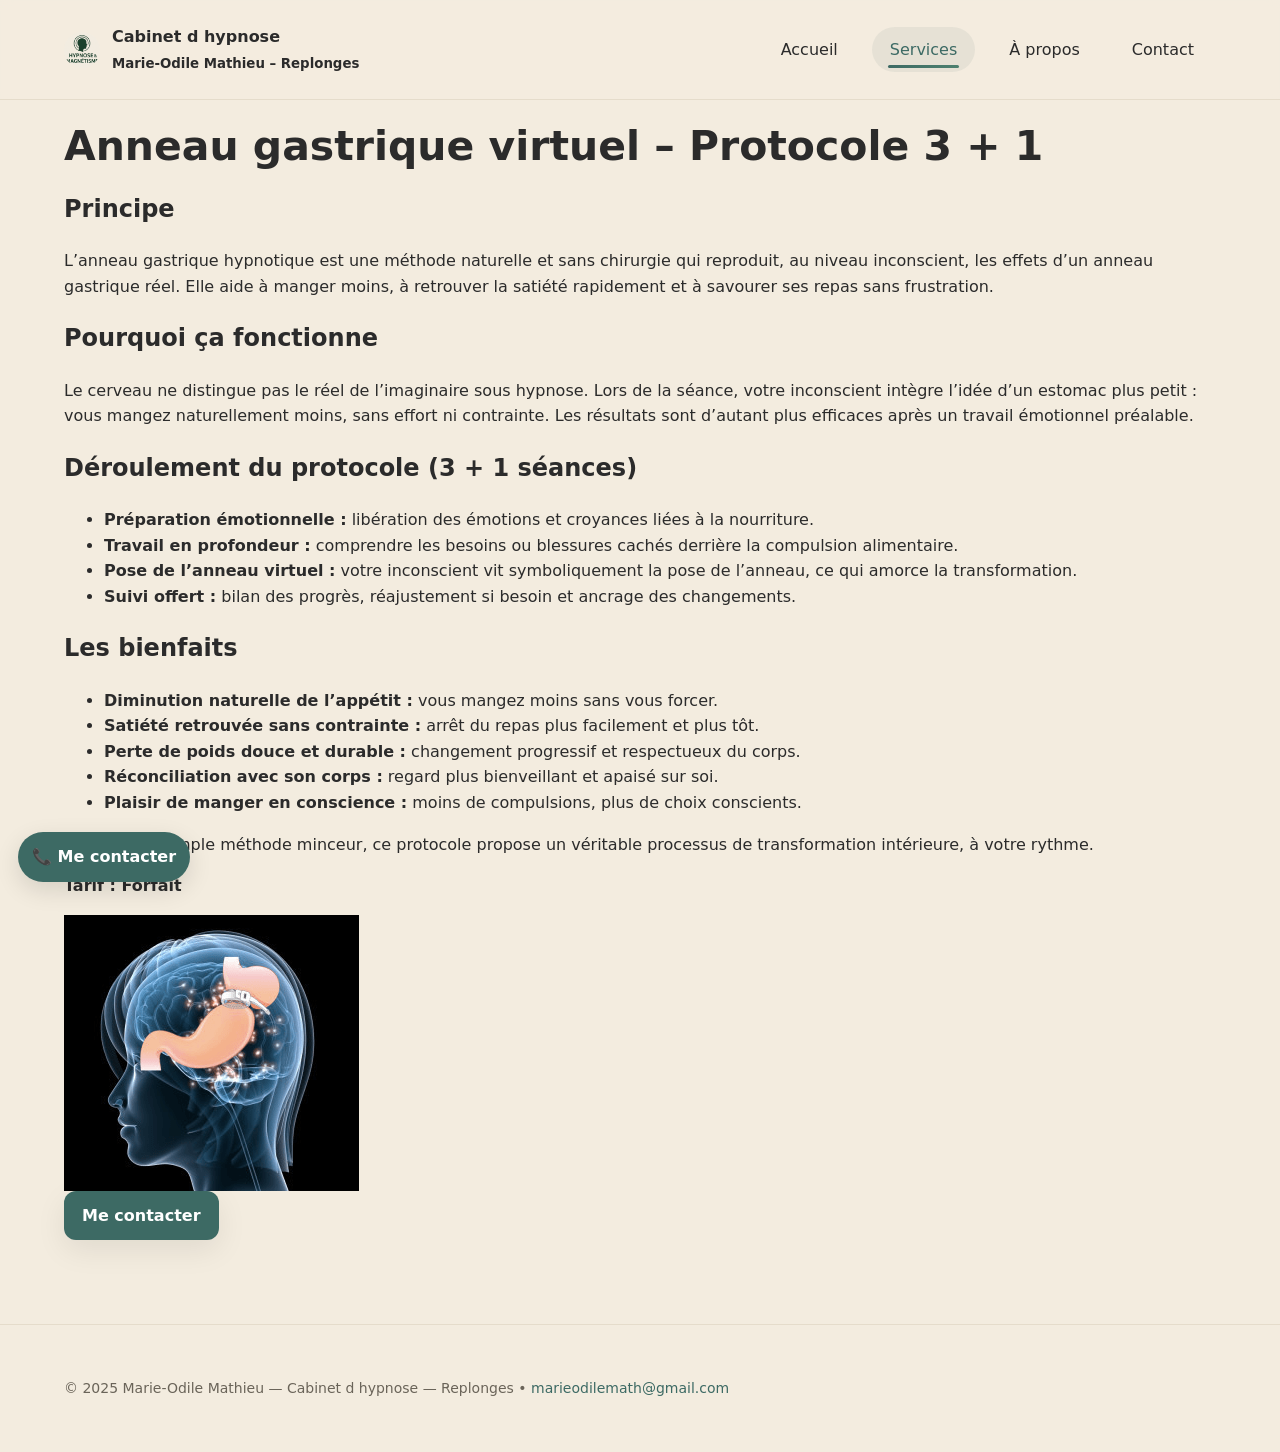
<file: site-marie-odile-regenerated2/anneau-gastrique-virtuel.html>
<!doctype html>
<html lang="fr">
<head>
  <meta charset="utf-8">
  <meta name="viewport" content="width=device-width,initial-scale=1">
  <title>Anneau gastrique virtuel – Protocole 3 + 1</title>
  <link rel="stylesheet" href="assets/css/style.css">
</head>
<body>

<header>
  <div class="container navbar">
    <div class="brand">
      <img src="assets/images/logo2.png" alt="logo">
      <div class="title">
        Cabinet d hypnose<br>
        <small>Marie-Odile Mathieu – Replonges</small>
      </div>
    </div>
    <nav>
      <a href="index.html">Accueil</a>
      <a href="services.html" class="active">Services</a>
      <a href="a-propos.html">À propos</a>
      <a href="contact.html">Contact</a>
    </nav>
  </div>
</header>

<main class="container">

  <div class="detail">

    <div class="panel">
      <h1>Anneau gastrique virtuel – Protocole 3 + 1</h1>

      <!-- PRINCIPE -->
      <h2>Principe</h2>
      <p>
        L’anneau gastrique hypnotique est une méthode naturelle et sans chirurgie qui reproduit, au niveau inconscient,
        les effets d’un anneau gastrique réel. Elle aide à manger moins, à retrouver la satiété rapidement et à
        savourer ses repas sans frustration.
      </p>

      <!-- POURQUOI ÇA FONCTIONNE -->
      <h2>Pourquoi ça fonctionne</h2>
      <p>
        Le cerveau ne distingue pas le réel de l’imaginaire sous hypnose.
        Lors de la séance, votre inconscient intègre l’idée d’un estomac plus petit :
        vous mangez naturellement moins, sans effort ni contrainte.
        Les résultats sont d’autant plus efficaces après un travail émotionnel préalable.
      </p>

      <!-- DÉROULEMENT DU PROTOCOLE -->
      <h2>Déroulement du protocole (3 + 1 séances)</h2>
      <ul>
        <li><strong>Préparation émotionnelle :</strong> libération des émotions et croyances liées à la nourriture.</li>
        <li><strong>Travail en profondeur :</strong> comprendre les besoins ou blessures cachés derrière la compulsion alimentaire.</li>
        <li><strong>Pose de l’anneau virtuel :</strong> votre inconscient vit symboliquement la pose de l’anneau, ce qui amorce la transformation.</li>
        <li><strong>Suivi offert :</strong> bilan des progrès, réajustement si besoin et ancrage des changements.</li>
      </ul>

      <!-- LES BIENFAITS -->
      <h2>Les bienfaits</h2>
      <ul>
        <li><strong>Diminution naturelle de l’appétit :</strong> vous mangez moins sans vous forcer.</li>
        <li><strong>Satiété retrouvée sans contrainte :</strong> arrêt du repas plus facilement et plus tôt.</li>
        <li><strong>Perte de poids douce et durable :</strong> changement progressif et respectueux du corps.</li>
        <li><strong>Réconciliation avec son corps :</strong> regard plus bienveillant et apaisé sur soi.</li>
        <li><strong>Plaisir de manger en conscience :</strong> moins de compulsions, plus de choix conscients.</li>
      </ul>

      <p>
        Plus qu’une simple méthode minceur, ce protocole propose un véritable
        processus de transformation intérieure, à votre rythme.
      </p>

      <p class="price">
        <strong>Tarif :</strong> Forfait
      </p>
    </div>

    <img class="detail-hero" src="assets/images/anneau.jpg" alt="Anneau gastrique virtuel – Protocole 3 + 1">

  </div>

  <a class="btn" href="contact.html">Me contacter</a>

</main>

<footer>
  <div class="container">
    © 2025 Marie-Odile Mathieu — Cabinet d hypnose — Replonges •
    <a href="mailto:marieodilemath@gmail.com">marieodilemath@gmail.com</a>
  </div>
</footer>

<script src="assets/js/app.js"></script>

</body>
</html>
</file>
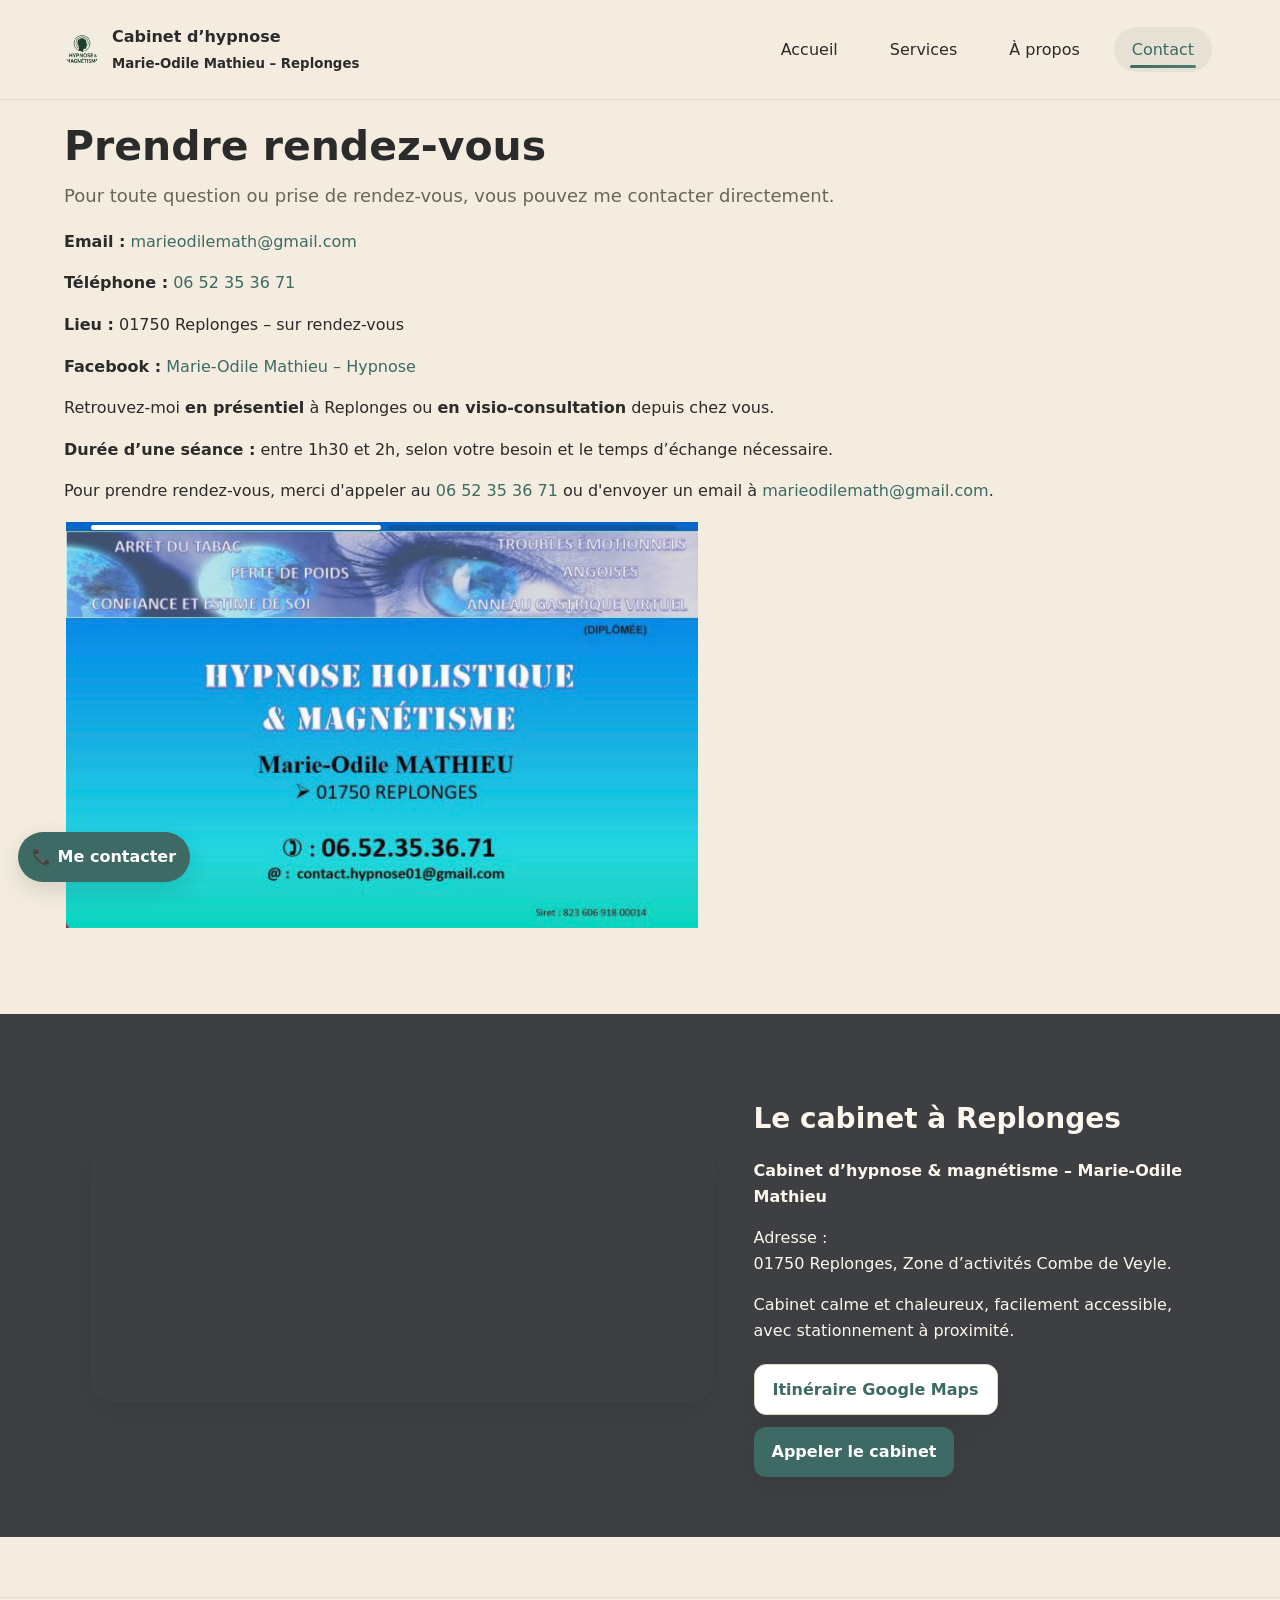
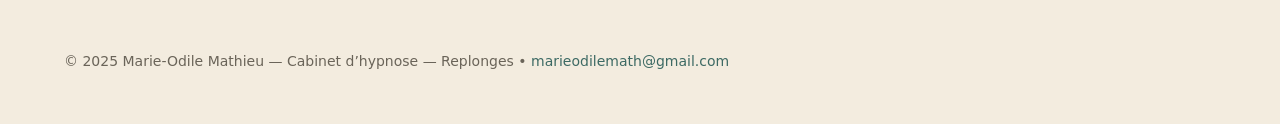
<file: site-marie-odile-regenerated2/contact.html>
<!doctype html>
<html lang="fr">
<head>
  <meta charset="utf-8">
  <meta name="viewport" content="width=device-width,initial-scale=1">
  <title>Contact – Cabinet d’hypnose</title>
  <link rel="stylesheet" href="assets/css/style.css">
</head>
<body>
<header>
  <div class="container navbar">
    <div class="brand">
      <img src="assets/images/logo2.png" alt="logo">
      <div class="title">
        Cabinet d’hypnose<br>
        <small>Marie-Odile Mathieu – Replonges</small>
      </div>
    </div>
    <nav>
      <a href="index.html">Accueil</a>
      <a href="services.html">Services</a>
      <a href="a-propos.html">À propos</a>
      <a href="contact.html" class="active">Contact</a>
    </nav>
  </div>
</header>

<main class="container">
  <div class="split">
    <div class="panel">
      <h1>Prendre rendez-vous</h1>
      <p class="lead">
        Pour toute question ou prise de rendez-vous, vous pouvez me contacter directement.
      </p>

      <p><strong>Email :</strong> <a href="mailto:marieodilemath@gmail.com">marieodilemath@gmail.com</a></p>
      <p><strong>Téléphone :</strong> <a href="tel:+33652353671">06 52 35 36 71</a></p>
      <p><strong>Lieu :</strong> 01750 Replonges – sur rendez-vous</p>
      <p><strong>Facebook :</strong>
        <a href="https://www.facebook.com/marie.odile.mathieu" target="_blank" rel="noopener">
          Marie-Odile Mathieu – Hypnose
        </a>
      </p>

      <p class="mt-4">
        Retrouvez-moi <strong>en présentiel</strong> à Replonges ou
        <strong>en visio-consultation</strong> depuis chez vous.
      </p>
      <p>
        <strong>Durée d’une séance :</strong> entre 1h30 et 2h, selon votre besoin et le temps d’échange nécessaire.
      </p>

      <p>
        Pour prendre rendez-vous, merci d'appeler au
        <a href="tel:+33652353671">06 52 35 36 71</a>
        ou d'envoyer un email à
        <a href="mailto:marieodilemath@gmail.com">marieodilemath@gmail.com</a>.
      </p>
    </div>

    <img src="assets/images/carte visite marie odile.png"
         alt="Carte de visite du cabinet"
         class="detail-hero">
  </div>
</main>

<section class="section-location will-fade">
  <div class="location-inner">
    <div>
      <iframe
        src="https://www.google.com/maps?q=Mathieu+Marie-Odile,+Replonges&output=embed"
        loading="lazy"
        referrerpolicy="no-referrer-when-downgrade"
        allowfullscreen>
      </iframe>
    </div>
    <div>
      <h2>Le cabinet à Replonges</h2>
      <p><strong>Cabinet d’hypnose &amp; magnétisme – Marie-Odile Mathieu</strong></p>
      <p>Adresse : <br>01750 Replonges, Zone d’activités Combe de Veyle.</p>
      <p>
        Cabinet calme et chaleureux, facilement accessible, avec stationnement à proximité.
      </p>
      <div class="location-actions">
        <a href="https://www.google.com/maps?q=Mathieu+Marie-Odile,+Replonges&daddr"
           target="_blank"
           class="btn secondary">
          Itinéraire Google Maps
        </a>
        <a href="tel:+33652353671" class="btn primary">Appeler le cabinet</a>
      </div>
    </div>
  </div>
</section>

<footer>
  <div class="container">
    © 2025 Marie-Odile Mathieu — Cabinet d’hypnose — Replonges •
    <a href="mailto:marieodilemath@gmail.com">marieodilemath@gmail.com</a>
  </div>
</footer>

<script src="assets/js/app.js"></script>
</body>
</html>
</file>
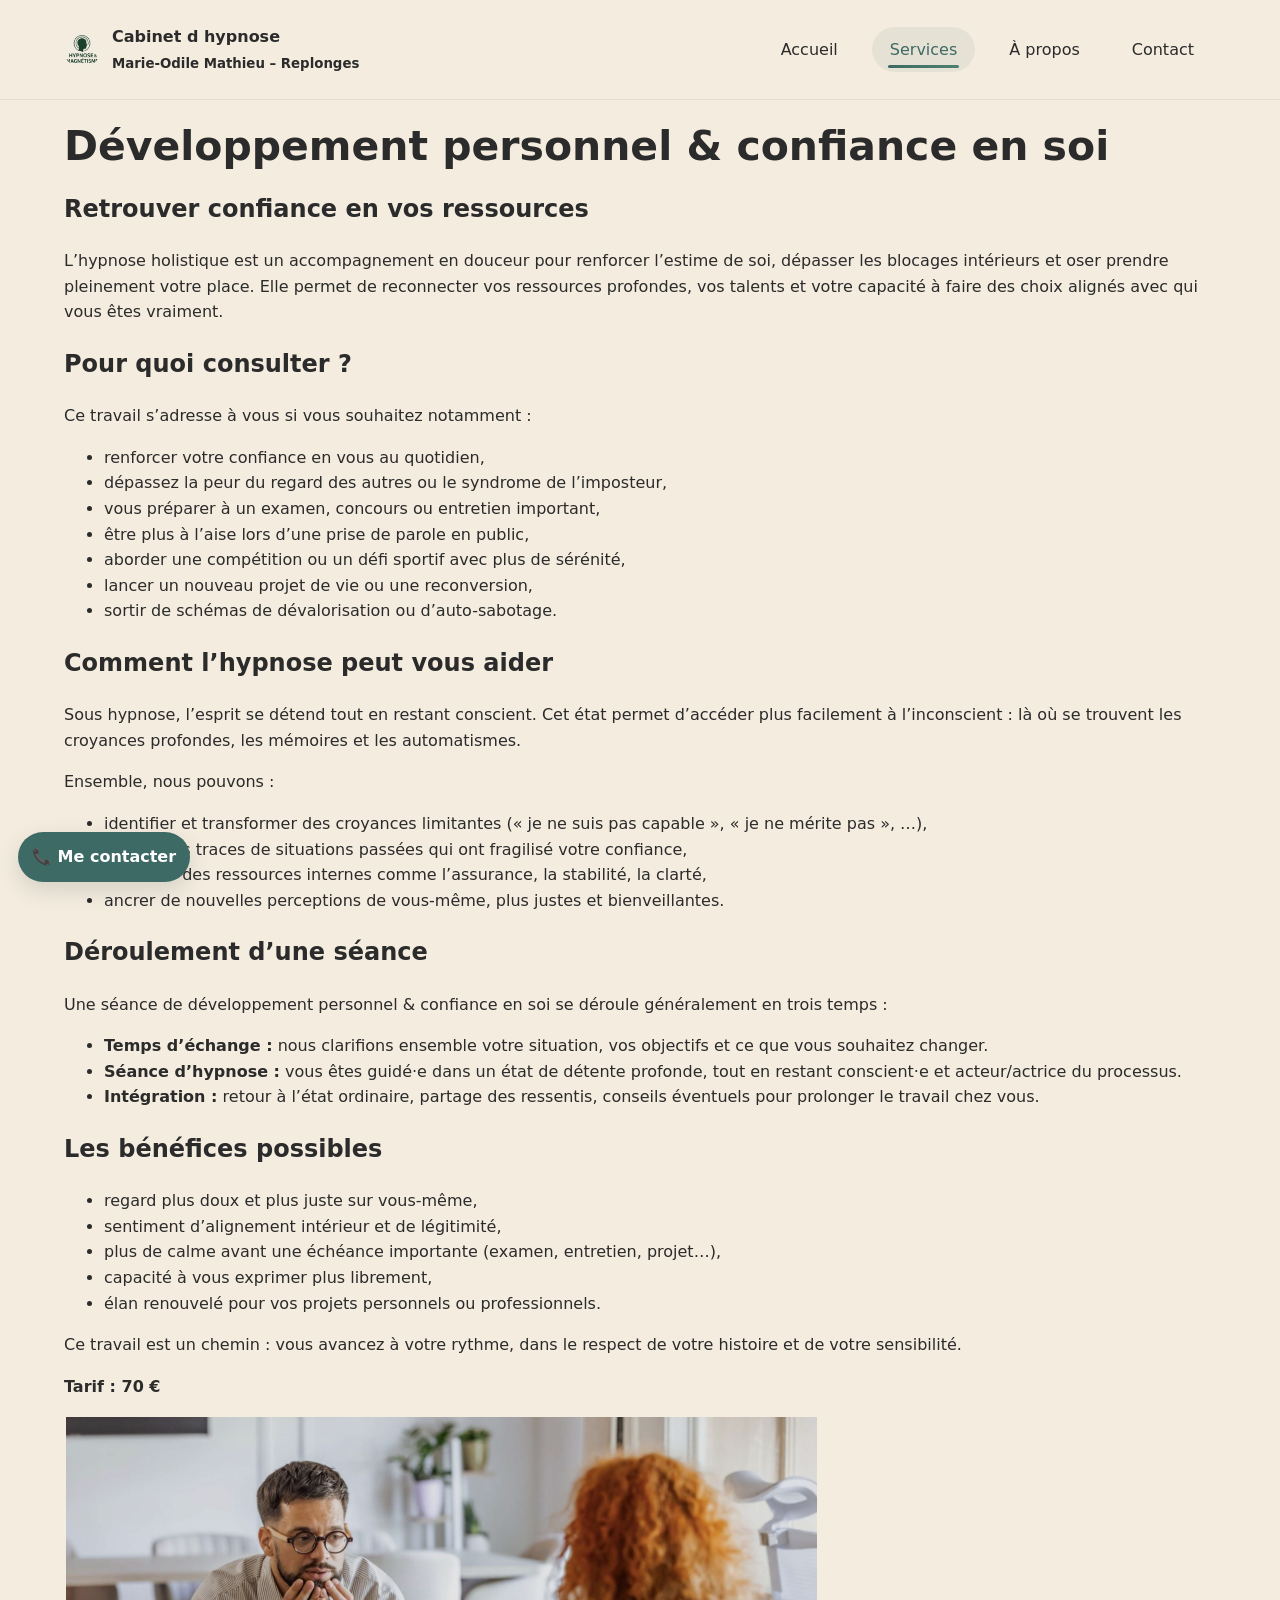
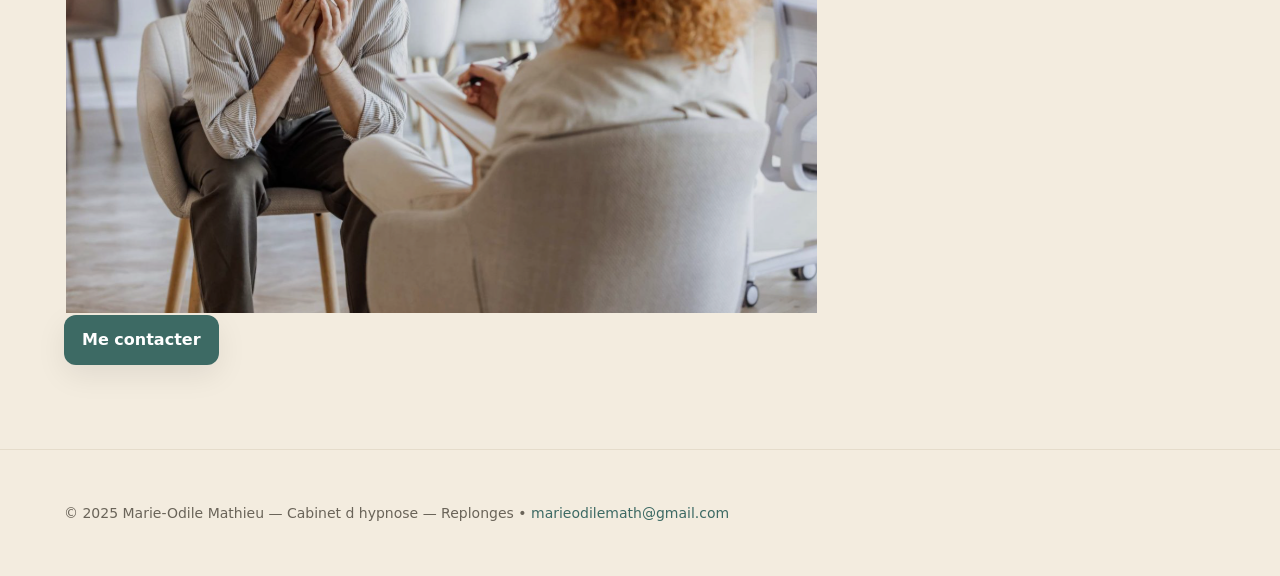
<file: site-marie-odile-regenerated2/developpement-personnel.html>
<!doctype html>
<html lang="fr">
<head>
  <meta charset="utf-8">
  <meta name="viewport" content="width=device-width,initial-scale=1">
  <title>Développement personnel & confiance en soi</title>
  <link rel="stylesheet" href="assets/css/style.css">
</head>

<body>

<header>
  <div class="container navbar">
    <div class="brand">
      <img src="assets/images/logo2.png" alt="logo">
      <div class="title">Cabinet d hypnose<br><small>Marie-Odile Mathieu – Replonges</small></div>
    </div>
    <nav>
      <a href="index.html">Accueil</a>
      <a href="services.html" class="active">Services</a>
      <a href="a-propos.html">À propos</a>
      <a href="contact.html">Contact</a>
    </nav>
  </div>
</header>

<main class="container">

  <div class="detail">

    <div class="panel">

      <h1>Développement personnel & confiance en soi</h1>

      <!-- INTRO -->
      <h2>Retrouver confiance en vos ressources</h2>
      <p>
        L’hypnose holistique est un accompagnement en douceur pour renforcer l’estime de soi,
        dépasser les blocages intérieurs et oser prendre pleinement votre place.
        Elle permet de reconnecter vos ressources profondes, vos talents et votre capacité
        à faire des choix alignés avec qui vous êtes vraiment.
      </p>

      <!-- POUR QUOI CONSULTER -->
      <h2>Pour quoi consulter ?</h2>
      <p>Ce travail s’adresse à vous si vous souhaitez notamment :</p>
      <ul>
        <li>renforcer votre confiance en vous au quotidien,</li>
        <li>dépassez la peur du regard des autres ou le syndrome de l’imposteur,</li>
        <li>vous préparer à un examen, concours ou entretien important,</li>
        <li>être plus à l’aise lors d’une prise de parole en public,</li>
        <li>aborder une compétition ou un défi sportif avec plus de sérénité,</li>
        <li>lancer un nouveau projet de vie ou une reconversion,</li>
        <li>sortir de schémas de dévalorisation ou d’auto-sabotage.</li>
      </ul>

      <!-- COMMENT L’HYPNOSE AIDE -->
      <h2>Comment l’hypnose peut vous aider</h2>
      <p>
        Sous hypnose, l’esprit se détend tout en restant conscient.  
        Cet état permet d’accéder plus facilement à l’inconscient :
        là où se trouvent les croyances profondes, les mémoires et les automatismes.
      </p>
      <p>
        Ensemble, nous pouvons :
      </p>
      <ul>
        <li>identifier et transformer des croyances limitantes (« je ne suis pas capable », « je ne mérite pas », …),</li>
        <li>apaiser les traces de situations passées qui ont fragilisé votre confiance,</li>
        <li>renforcer des ressources internes comme l’assurance, la stabilité, la clarté,</li>
        <li>ancrer de nouvelles perceptions de vous-même, plus justes et bienveillantes.</li>
      </ul>

      <!-- DÉROULEMENT D’UNE SÉANCE -->
      <h2>Déroulement d’une séance</h2>
      <p>
        Une séance de développement personnel & confiance en soi se déroule généralement en trois temps :
      </p>
      <ul>
        <li><strong>Temps d’échange :</strong> nous clarifions ensemble votre situation, vos objectifs et ce que vous souhaitez changer.</li>
        <li><strong>Séance d’hypnose :</strong> vous êtes guidé·e dans un état de détente profonde, tout en restant conscient·e et acteur/actrice du processus.</li>
        <li><strong>Intégration :</strong> retour à l’état ordinaire, partage des ressentis, conseils éventuels pour prolonger le travail chez vous.</li>
      </ul>

      <!-- BÉNÉFICES -->
      <h2>Les bénéfices possibles</h2>
      <ul>
        <li>regard plus doux et plus juste sur vous-même,</li>
        <li>sentiment d’alignement intérieur et de légitimité,</li>
        <li>plus de calme avant une échéance importante (examen, entretien, projet…),</li>
        <li>capacité à vous exprimer plus librement,</li>
        <li>élan renouvelé pour vos projets personnels ou professionnels.</li>
      </ul>

      <p>
        Ce travail est un chemin : vous avancez à votre rythme, dans le respect de votre histoire
        et de votre sensibilité.
      </p>

      <p class="price"><strong>Tarif :</strong> 70 €</p>
    </div>

    <img class="detail-hero" src="assets/images/DEV.png" alt="Développement personnel & confiance en soi">

  </div>

  <!-- Si tu as un lien de prise de rendez-vous spécifique, tu peux ajouter ici un iframe comme sur les autres pages -->
  <!--
  <h2 id="reserver" class="section-title"></h2>
  <iframe class="acuity"
    src="TON_URL_ACUITY_ICI">
  </iframe>
  -->

  <a class="btn" href="contact.html">Me contacter</a>

</main>

<footer>
  <div class="container">
    © 2025 Marie-Odile Mathieu — Cabinet d hypnose — Replonges •
    <a href="mailto:marieodilemath@gmail.com">marieodilemath@gmail.com</a>
  </div>
</footer>

<script src="assets/js/app.js"></script>

</body>
</html>
</file>
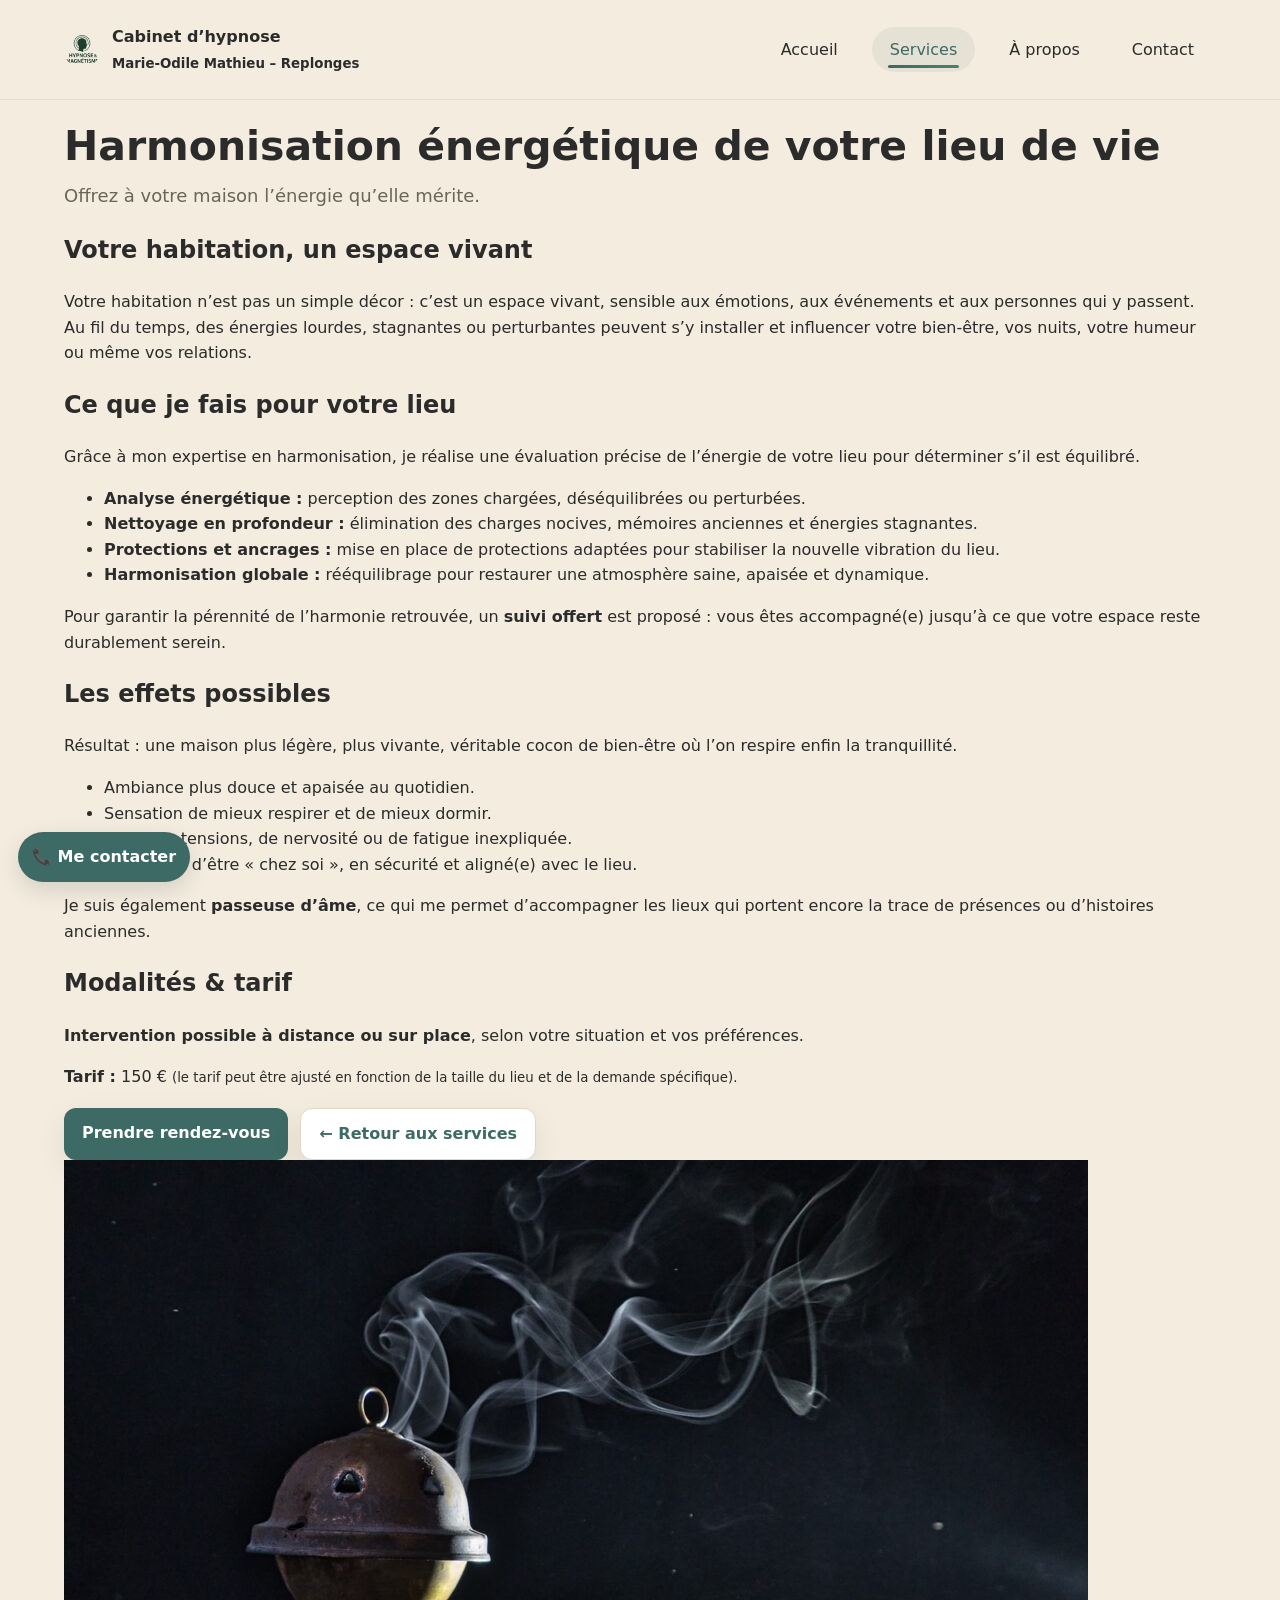
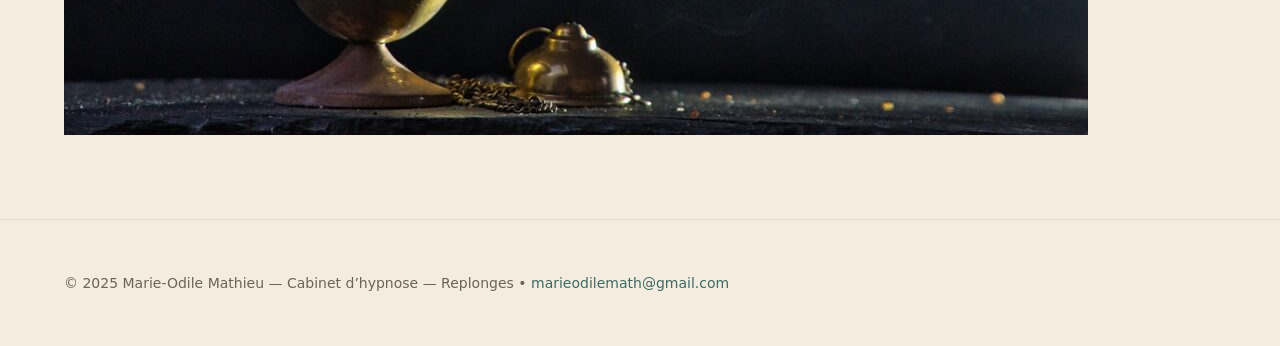
<file: site-marie-odile-regenerated2/harmonisation-du-lieu.html>
<!doctype html>
<html lang="fr">
<head>
  <meta charset="utf-8">
  <meta name="viewport" content="width=device-width,initial-scale=1">
  <title>Harmonisation du lieu de vie – Marie-Odile Mathieu</title>
  <link rel="icon" href="assets/images/logo.png">
  <link rel="stylesheet" href="assets/css/style.css">
</head>
<body>
<header>
  <div class="container navbar">
    <div class="brand">
      <img src="assets/images/logo2.png" alt="logo">
      <div class="title">
        Cabinet d’hypnose<br>
        <small>Marie-Odile Mathieu – Replonges</small>
      </div>
    </div>
    <nav>
      <a href="index.html">Accueil</a>
      <a href="services.html" class="active">Services</a>
      <a href="a-propos.html">À propos</a>
      <a href="contact.html">Contact</a>
    </nav>
  </div>
</header>

<main class="container">
  <section class="detail">
    <div class="split">
      <div class="panel">
        <h1>Harmonisation énergétique de votre lieu de vie</h1>

        <p class="lead">
          Offrez à votre maison l’énergie qu’elle mérite.
        </p>

        <h2>Votre habitation, un espace vivant</h2>
        <p>
          Votre habitation n’est pas un simple décor&nbsp;: c’est un espace vivant, sensible aux émotions,
          aux événements et aux personnes qui y passent. Au fil du temps, des énergies lourdes, stagnantes
          ou perturbantes peuvent s’y installer et influencer votre bien-être, vos nuits, votre humeur
          ou même vos relations.
        </p>

        <h2>Ce que je fais pour votre lieu</h2>
        <p>
          Grâce à mon expertise en harmonisation, je réalise une évaluation précise de l’énergie de votre lieu
          pour déterminer s’il est équilibré.
        </p>
        <ul>
          <li>
            <strong>Analyse énergétique&nbsp;:</strong> perception des zones chargées, déséquilibrées ou perturbées.
          </li>
          <li>
            <strong>Nettoyage en profondeur&nbsp;:</strong> élimination des charges nocives, mémoires anciennes
            et énergies stagnantes.
          </li>
          <li>
            <strong>Protections et ancrages&nbsp;:</strong> mise en place de protections adaptées pour stabiliser
            la nouvelle vibration du lieu.
          </li>
          <li>
            <strong>Harmonisation globale&nbsp;:</strong> rééquilibrage pour restaurer une atmosphère saine,
            apaisée et dynamique.
          </li>
        </ul>

        <p>
          Pour garantir la pérennité de l’harmonie retrouvée, un <strong>suivi offert</strong> est proposé&nbsp;:
          vous êtes accompagné(e) jusqu’à ce que votre espace reste durablement serein.
        </p>

        <h2>Les effets possibles</h2>
        <p>
          Résultat&nbsp;: une maison plus légère, plus vivante, véritable cocon de bien-être
          où l’on respire enfin la tranquillité.
        </p>
        <ul>
          <li>Ambiance plus douce et apaisée au quotidien.</li>
          <li>Sensation de mieux respirer et de mieux dormir.</li>
          <li>Moins de tensions, de nervosité ou de fatigue inexpliquée.</li>
          <li>Sentiment d’être « chez soi », en sécurité et aligné(e) avec le lieu.</li>
        </ul>

        <p>
          Je suis également <strong>passeuse d’âme</strong>, ce qui me permet d’accompagner les lieux
          qui portent encore la trace de présences ou d’histoires anciennes.
        </p>

        <h2>Modalités & tarif</h2>
        <p>
          <strong>Intervention possible à distance ou sur place</strong>, selon votre situation
          et vos préférences.
        </p>
        <p>
          <strong>Tarif :</strong> 150&nbsp;€  
          <small>(le tarif peut être ajusté en fonction de la taille du lieu et de la demande spécifique).</small>
        </p>

        <div class="buttons" style="margin-top:18px;">
          <a href="contact.html" class="btn primary">Prendre rendez-vous</a>
          <a href="services.html" class="btn secondary">← Retour aux services</a>
        </div>
      </div>

      <img class="detail-hero" src="assets/images/harmonisation.jpg" alt="Nettoyage énergétique du lieu de vie">
    </div>
  </section>
</main>

<footer>
  <div class="container">
    © 2025 Marie-Odile Mathieu — Cabinet d’hypnose — Replonges •
    <a href="mailto:marieodilemath@gmail.com">marieodilemath@gmail.com</a>
  </div>
</footer>

<script src="assets/js/app.js"></script>
</body>
</html>
</file>
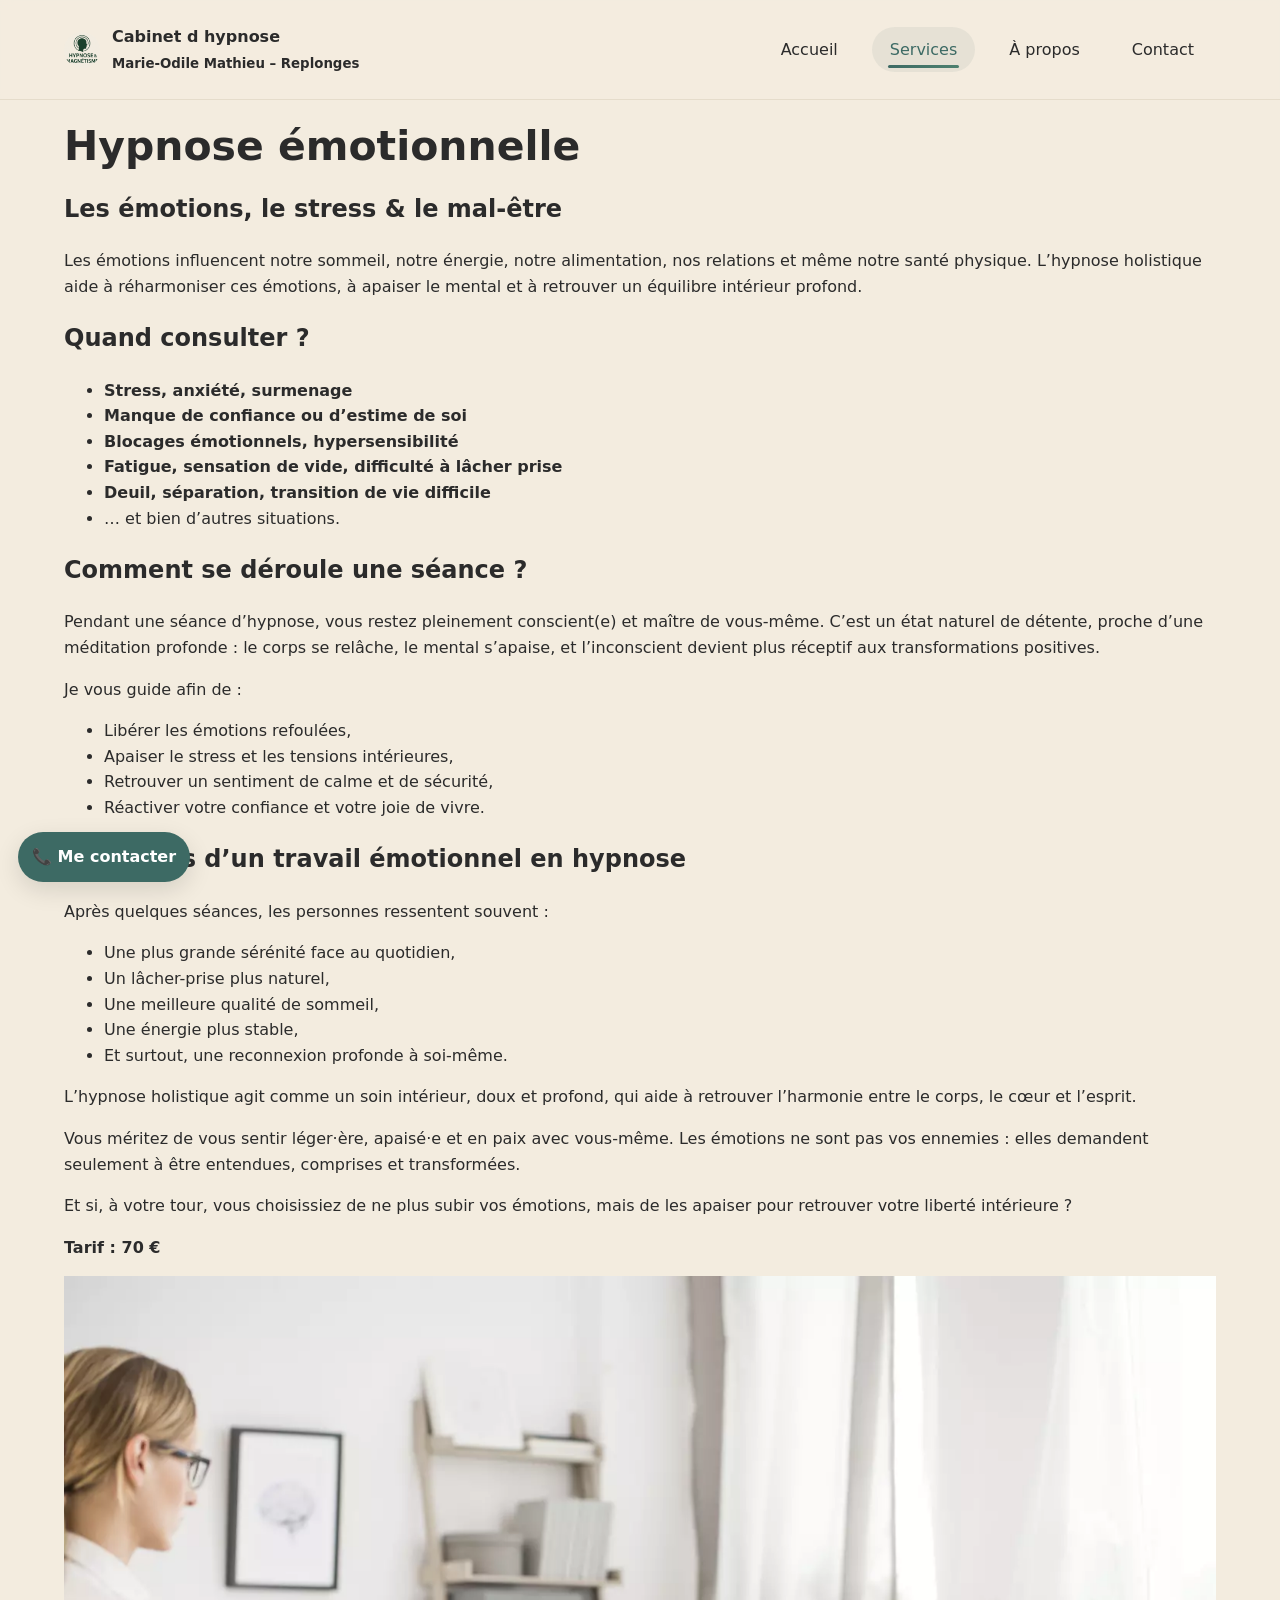
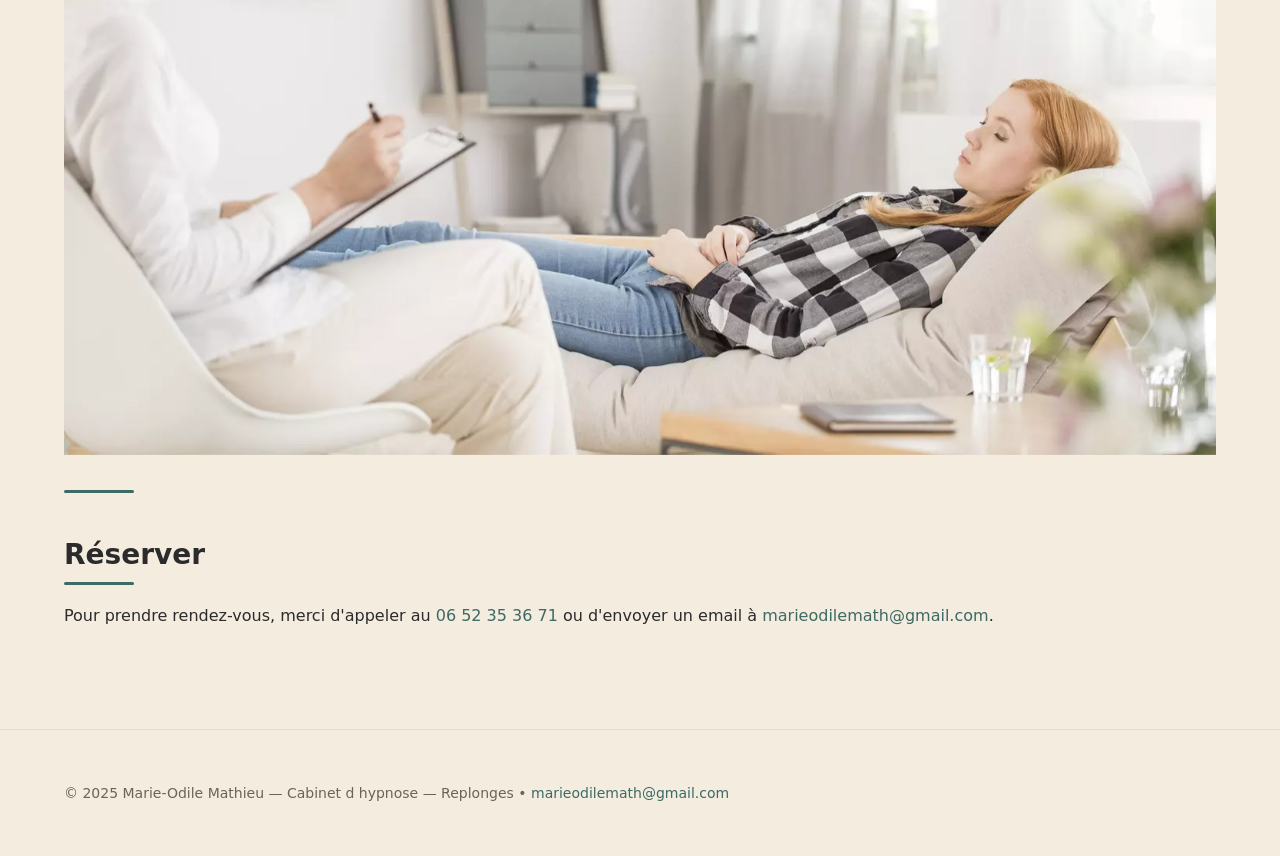
<file: site-marie-odile-regenerated2/hypnose-emotionnelle.html>
<!doctype html>
<html lang="fr">
<head>
  <meta charset="utf-8">
  <meta name="viewport" content="width=device-width,initial-scale=1">
  <title>Hypnose émotionnelle</title>
  <link rel="stylesheet" href="assets/css/style.css">
</head>

<body>

<header>
  <div class="container navbar">
    <div class="brand">
      <img src="assets/images/logo2.png" alt="logo">
      <div class="title">Cabinet d hypnose<br><small>Marie-Odile Mathieu – Replonges</small></div>
    </div>
    <nav>
      <a href="index.html">Accueil</a>
      <a href="services.html" class="active">Services</a>
      <a href="a-propos.html">À propos</a>
      <a href="contact.html">Contact</a>
    </nav>
  </div>
</header>

<main class="container">

  <div class="detail">

    <div class="panel">

      <h1>Hypnose émotionnelle</h1>

      <!-- INTRO -->
      <h2>Les émotions, le stress & le mal-être</h2>
      <p>
        Les émotions influencent notre sommeil, notre énergie, notre alimentation, nos relations
        et même notre santé physique.  
        L’hypnose holistique aide à réharmoniser ces émotions, à apaiser le mental
        et à retrouver un équilibre intérieur profond.
      </p>

      <!-- QUAND CONSULTER -->
      <h2>Quand consulter ?</h2>
      <ul>
        <li><strong>Stress, anxiété, surmenage</strong></li>
        <li><strong>Manque de confiance ou d’estime de soi</strong></li>
        <li><strong>Blocages émotionnels, hypersensibilité</strong></li>
        <li><strong>Fatigue, sensation de vide, difficulté à lâcher prise</strong></li>
        <li><strong>Deuil, séparation, transition de vie difficile</strong></li>
        <li>… et bien d’autres situations.</li>
      </ul>

      <!-- DÉROULEMENT D’UNE SÉANCE -->
      <h2>Comment se déroule une séance ?</h2>

      <p>
        Pendant une séance d’hypnose, vous restez pleinement conscient(e) et maître de vous-même.  
        C’est un état naturel de détente, proche d’une méditation profonde :
        le corps se relâche, le mental s’apaise, et l’inconscient devient plus réceptif aux
        transformations positives.
      </p>

      <p>Je vous guide afin de :</p>
      <ul>
        <li>Libérer les émotions refoulées,</li>
        <li>Apaiser le stress et les tensions intérieures,</li>
        <li>Retrouver un sentiment de calme et de sécurité,</li>
        <li>Réactiver votre confiance et votre joie de vivre.</li>
      </ul>

      <!-- EFFETS -->
      <h2>Les effets d’un travail émotionnel en hypnose</h2>
      <p>Après quelques séances, les personnes ressentent souvent :</p>
      <ul>
        <li>Une plus grande sérénité face au quotidien,</li>
        <li>Un lâcher-prise plus naturel,</li>
        <li>Une meilleure qualité de sommeil,</li>
        <li>Une énergie plus stable,</li>
        <li>Et surtout, une reconnexion profonde à soi-même.</li>
      </ul>

      <p>
        L’hypnose holistique agit comme un soin intérieur, doux et profond,
        qui aide à retrouver l’harmonie entre le corps, le cœur et l’esprit.
      </p>

      <p>
        Vous méritez de vous sentir léger·ère, apaisé·e et en paix avec vous-même.
        Les émotions ne sont pas vos ennemies : elles demandent seulement
        à être entendues, comprises et transformées.
      </p>

      <p>
        Et si, à votre tour, vous choisissiez de ne plus subir vos émotions,
        mais de les apaiser pour retrouver votre liberté intérieure ?
      </p>

      <p class="price"><strong>Tarif :</strong> 70 €</p>
    </div>

    <img class="detail-hero" src="assets/images/hypnose_emotionnelle.jpg" alt="Hypnose émotionnelle">

  </div>

  <h2 id="reserver" class="section-title"></h2>
  <iframe class="acuity"
    src="https://cabinetdhypnosemagntismemarieodilemathieu.as.me/schedule.php?appointmentType=85117960">
  </iframe>

</main>

<footer>
  <div class="container">
    © 2025 Marie-Odile Mathieu — Cabinet d hypnose — Replonges •
    <a href="mailto:marieodilemath@gmail.com">marieodilemath@gmail.com</a>
  </div>
</footer>

<script src="assets/js/app.js"></script>

</body>
</html>
</file>
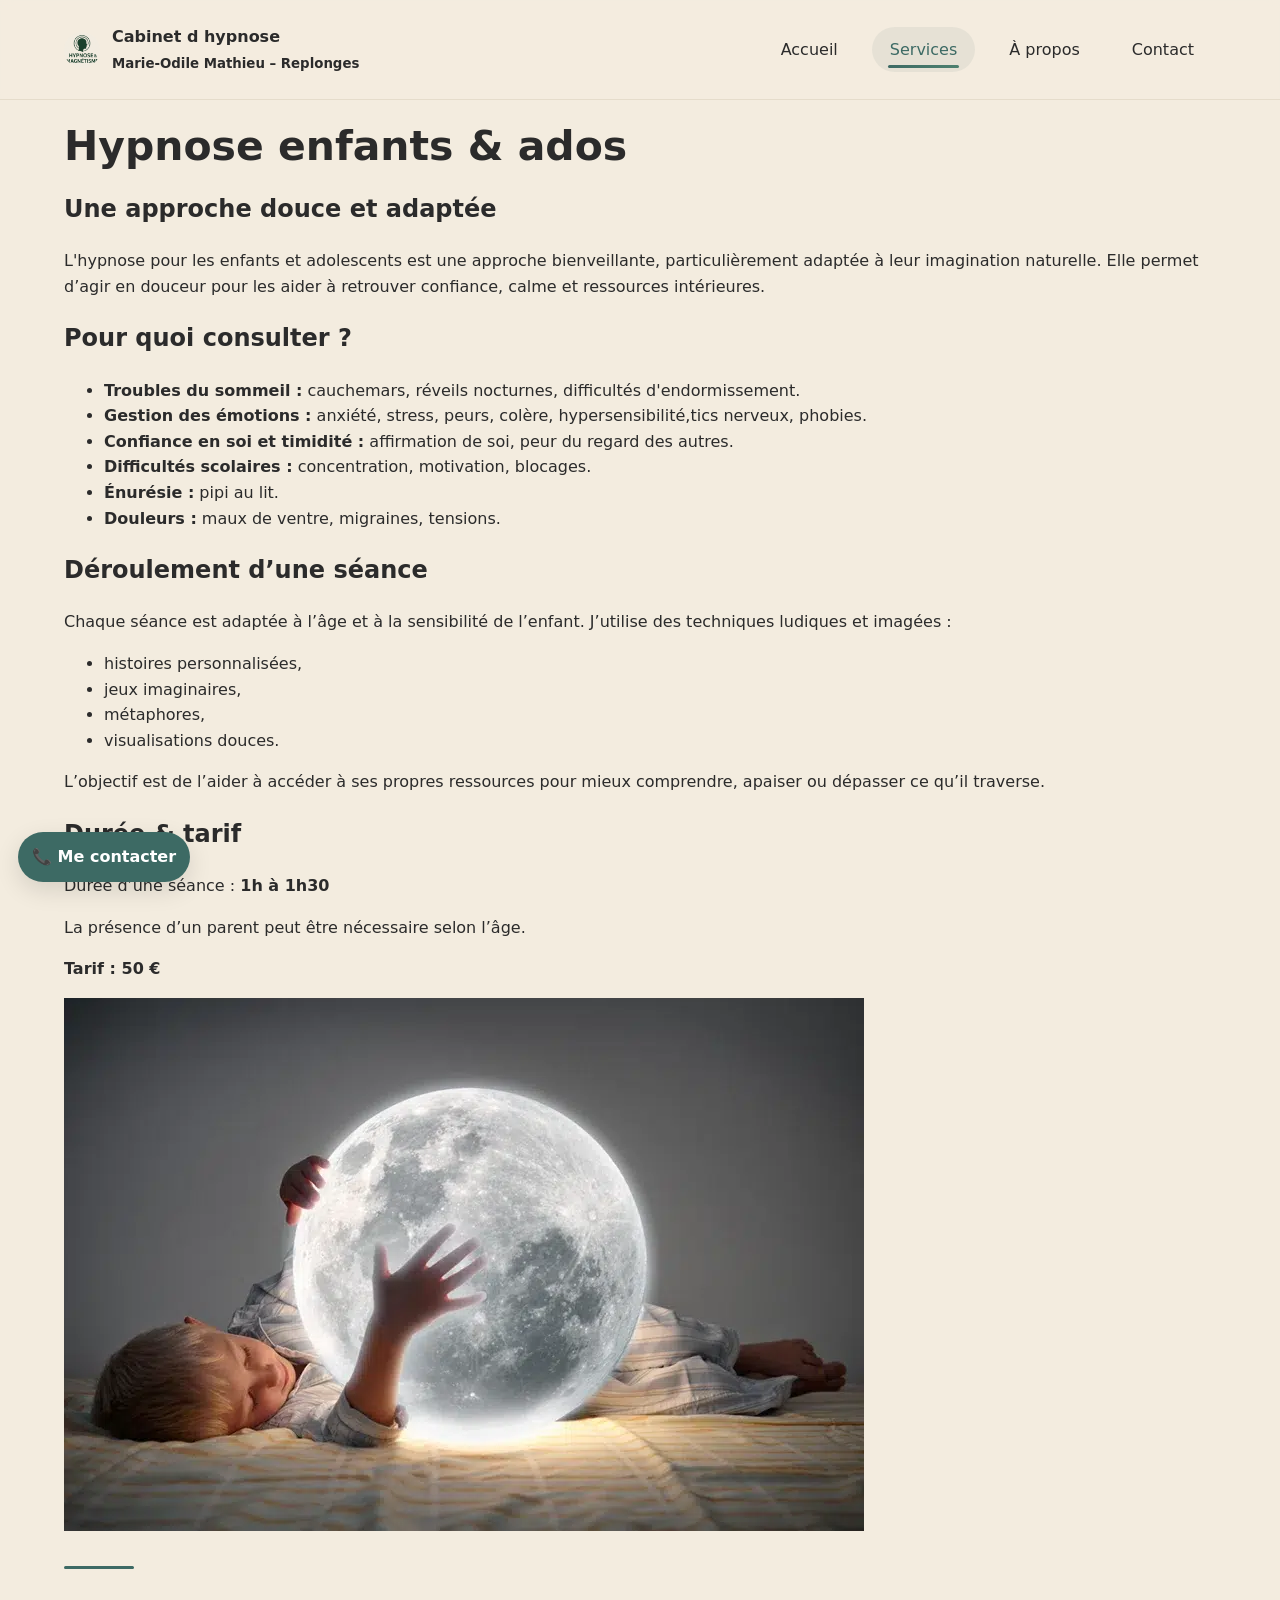
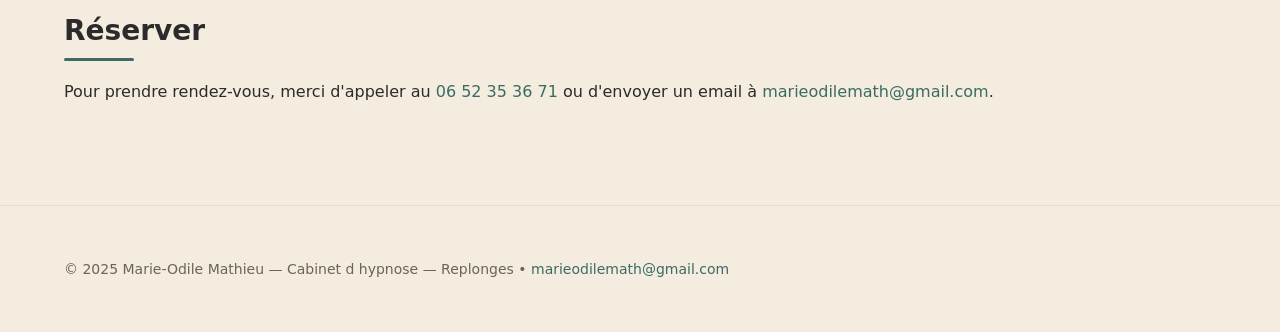
<file: site-marie-odile-regenerated2/hypnose-enfants.html>
<!doctype html>
<html lang="fr">
<head>
  <meta charset="utf-8">
  <meta name="viewport" content="width=device-width,initial-scale=1">
  <title>Hypnose enfants & ados</title>
  <link rel="stylesheet" href="assets/css/style.css">
</head>

<body>

<header>
  <div class="container navbar">
    <div class="brand">
      <img src="assets/images/logo2.png" alt="logo">
      <div class="title">Cabinet d hypnose<br><small>Marie-Odile Mathieu – Replonges</small></div>
    </div>
    <nav>
      <a href="index.html">Accueil</a>
      <a href="services.html" class="active">Services</a>
      <a href="a-propos.html">À propos</a>
      <a href="contact.html">Contact</a>
    </nav>
  </div>
</header>

<main class="container">

  <div class="detail">

    <div class="panel">

      <h1>Hypnose enfants & ados</h1>

      <!-- INTRO -->
      <h2>Une approche douce et adaptée</h2>
      <p>
        L'hypnose pour les enfants et adolescents est une approche bienveillante,
        particulièrement adaptée à leur imagination naturelle.
        Elle permet d’agir en douceur pour les aider à retrouver confiance,
        calme et ressources intérieures.
      </p>

      <!-- POURQUOI CONSULTER -->
      <h2>Pour quoi consulter ?</h2>
      <ul>
        <li><strong>Troubles du sommeil :</strong> cauchemars, réveils nocturnes, difficultés d'endormissement.</li>
        <li><strong>Gestion des émotions :</strong> anxiété, stress, peurs, colère, hypersensibilité,tics nerveux, phobies.</li>
        <li><strong>Confiance en soi et timidité :</strong> affirmation de soi, peur du regard des autres.</li>
        <li><strong>Difficultés scolaires :</strong> concentration, motivation, blocages.</li>
        <li><strong>Énurésie :</strong> pipi au lit.</li>
        <li><strong>Douleurs :</strong> maux de ventre, migraines, tensions.</li>
      </ul>

      <!-- DÉROULEMENT -->
      <h2>Déroulement d’une séance</h2>
      <p>
        Chaque séance est adaptée à l’âge et à la sensibilité de l’enfant.
        J’utilise des techniques ludiques et imagées :
      </p>
      <ul>
        <li>histoires personnalisées,</li>
        <li>jeux imaginaires,</li>
        <li>métaphores,</li>
        <li>visualisations douces.</li>
      </ul>
      <p>
        L’objectif est de l’aider à accéder à ses propres ressources pour mieux
        comprendre, apaiser ou dépasser ce qu’il traverse.
      </p>

      <!-- DURÉE & TARIF -->
      <h2>Durée & tarif</h2>
      <p>Durée d’une séance : <strong>1h à 1h30</strong></p>
      <p>La présence d’un parent peut être nécessaire selon l’âge.</p>

      <p class="price"><strong>Tarif :</strong> 50 €</p>
    </div>

    <img class="detail-hero" src="assets/images/enfants.jpg" alt="Hypnose enfants & ados">

  </div>

  <h2 id="reserver" class="section-title"></h2>
  <iframe class="acuity"
    src="https://cabinetdhypnosemagntismemarieodilemathieu.as.me/schedule.php?appointmentType=85118459">
  </iframe>

</main>

<footer>
  <div class="container">
    © 2025 Marie-Odile Mathieu — Cabinet d hypnose — Replonges •
    <a href="mailto:marieodilemath@gmail.com">marieodilemath@gmail.com</a>
  </div>
</footer>

<script src="assets/js/app.js"></script>

</body>
</html>
</file>
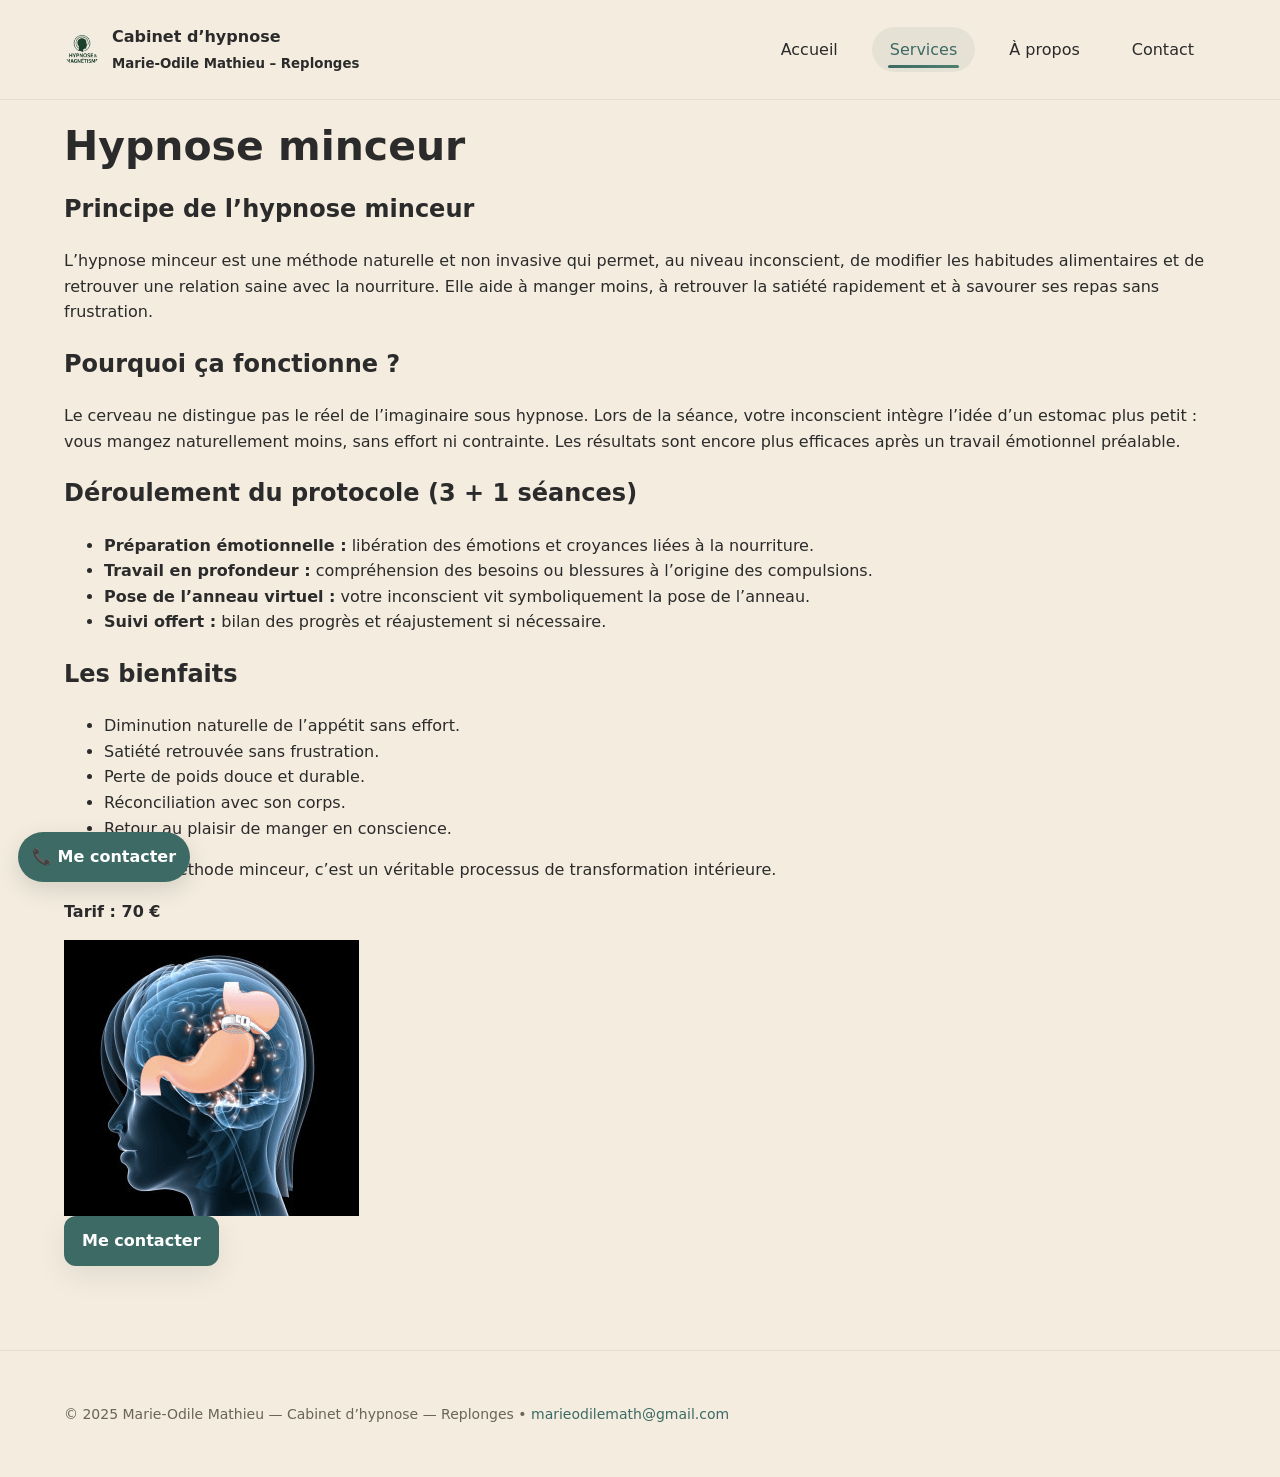
<file: site-marie-odile-regenerated2/hypnose-minceur.html>
<!doctype html>
<html lang="fr">
<head>
  <meta charset="utf-8">
  <meta name="viewport" content="width=device-width,initial-scale=1">
  <title>Hypnose minceur – Anneau gastrique virtuel</title>
  <link rel="stylesheet" href="assets/css/style.css">
</head>

<body>

<header>
  <div class="container navbar">
    <div class="brand">
      <img src="assets/images/logo2.png" alt="logo">
      <div class="title">
        Cabinet d’hypnose<br>
        <small>Marie-Odile Mathieu – Replonges</small>
      </div>
    </div>
    <nav>
      <a href="index.html">Accueil</a>
      <a href="services.html" class="active">Services</a>
      <a href="a-propos.html">À propos</a>
      <a href="contact.html">Contact</a>
    </nav>
  </div>
</header>

<main class="container">

  <div class="detail">

    <div class="panel">

      <h1>Hypnose minceur </h1>

      <!-- PRINCIPE -->
      <h2>Principe de l’hypnose minceur</h2>
      <p>

L’hypnose minceur est une méthode naturelle et non invasive qui permet, au niveau inconscient, de modifier les habitudes alimentaires et de retrouver une relation saine avec la nourriture. Elle aide à manger moins, à retrouver la satiété rapidement et à savourer ses repas sans frustration.
      </p>

      <!-- POURQUOI ÇA FONCTIONNE -->
      <h2>Pourquoi ça fonctionne ?</h2>
      <p>
        Le cerveau ne distingue pas le réel de l’imaginaire sous hypnose. Lors de la séance,
        votre inconscient intègre l’idée d’un estomac plus petit : vous mangez naturellement moins,
        sans effort ni contrainte. Les résultats sont encore plus efficaces après un travail
        émotionnel préalable.
      </p>

      <!-- PROTOCOLE -->
      <h2>Déroulement du protocole (3 + 1 séances)</h2>
      <ul>
        <li><strong>Préparation émotionnelle :</strong> libération des émotions et croyances liées à la nourriture.</li>
        <li><strong>Travail en profondeur :</strong> compréhension des besoins ou blessures à l’origine des compulsions.</li>
        <li><strong>Pose de l’anneau virtuel :</strong> votre inconscient vit symboliquement la pose de l’anneau.</li>
        <li><strong>Suivi offert :</strong> bilan des progrès et réajustement si nécessaire.</li>
      </ul>

      <!-- BIENFAITS -->
      <h2>Les bienfaits</h2>
      <ul>
        <li>Diminution naturelle de l’appétit sans effort.</li>
        <li>Satiété retrouvée sans frustration.</li>
        <li>Perte de poids douce et durable.</li>
        <li>Réconciliation avec son corps.</li>
        <li>Retour au plaisir de manger en conscience.</li>
      </ul>

      <p>
        Plus qu’une méthode minceur, c’est un véritable processus de transformation intérieure.
      </p>

      <!-- TARIF -->
      <p class="price"><strong>Tarif :</strong> 70 €</p>
    </div>

    <img class="detail-hero" src="assets/images/anneau.jpg" alt="Hypnose minceur – Anneau gastrique virtuel">

  </div>

  <a class="btn" href="contact.html">Me contacter</a>

</main>

<footer>
  <div class="container">
    © 2025 Marie-Odile Mathieu — Cabinet d’hypnose — Replonges •
    <a href="mailto:marieodilemath@gmail.com">marieodilemath@gmail.com</a>
  </div>
</footer>

<script src="assets/js/app.js"></script>

</body>
</html>
</file>
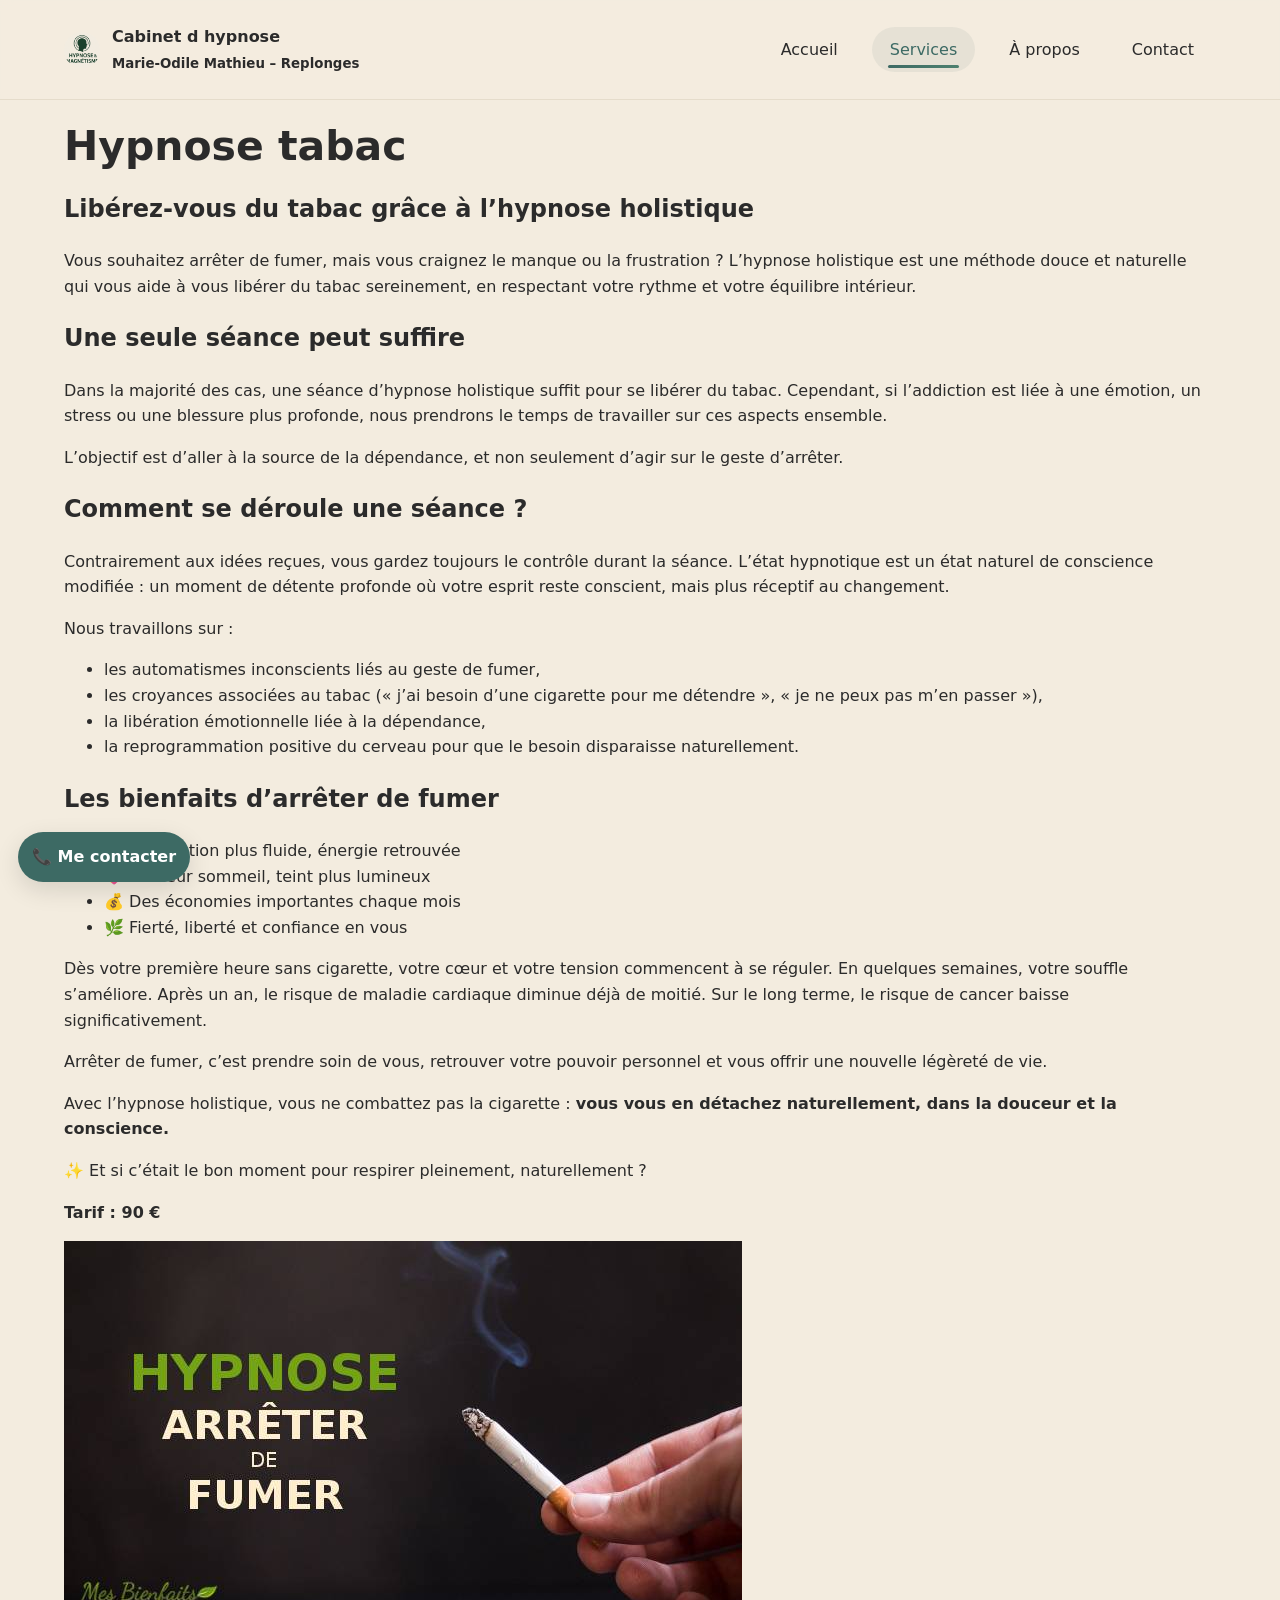
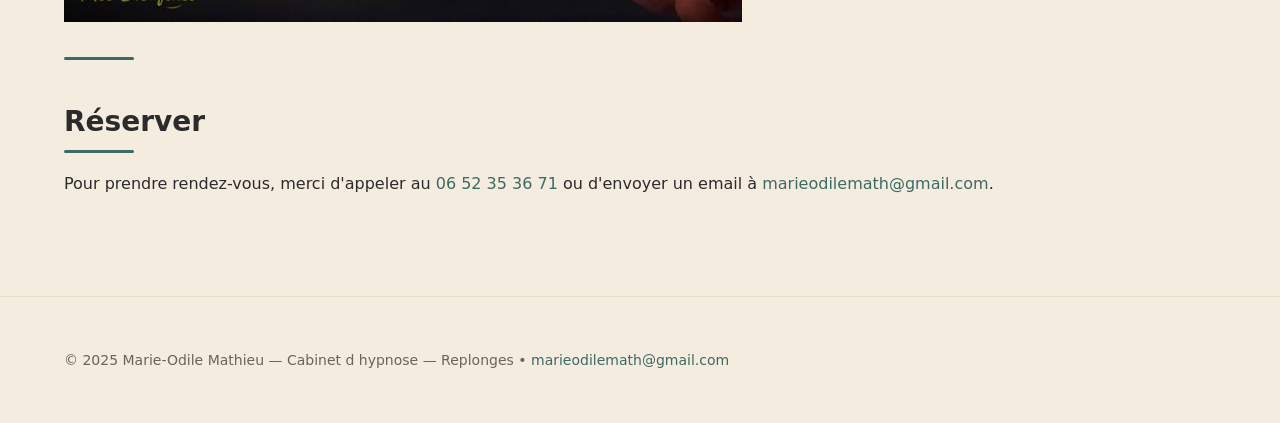
<file: site-marie-odile-regenerated2/hypnose-tabac.html>
<!doctype html>
<html lang="fr">
<head>
  <meta charset="utf-8">
  <meta name="viewport" content="width=device-width,initial-scale=1">
  <title>Hypnose tabac</title>
  <link rel="stylesheet" href="assets/css/style.css">
</head>

<body>

<header>
  <div class="container navbar">
    <div class="brand">
      <img src="assets/images/logo2.png" alt="logo">
      <div class="title">Cabinet d hypnose<br><small>Marie-Odile Mathieu – Replonges</small></div>
    </div>
    <nav>
      <a href="index.html">Accueil</a>
      <a href="services.html" class="active">Services</a>
      <a href="a-propos.html">À propos</a>
      <a href="contact.html">Contact</a>
    </nav>
  </div>
</header>

<main class="container">

  <div class="detail">

    <div class="panel">

      <h1>Hypnose tabac</h1>

      <!-- INTRO -->
      <h2>Libérez-vous du tabac grâce à l’hypnose holistique</h2>
      <p>
        Vous souhaitez arrêter de fumer, mais vous craignez le manque ou la frustration ?
        L’hypnose holistique est une méthode douce et naturelle qui vous aide à vous libérer
        du tabac sereinement, en respectant votre rythme et votre équilibre intérieur.
      </p>

      <!-- UNE SEULE SÉANCE -->
      <h2>Une seule séance peut suffire</h2>
      <p>
        Dans la majorité des cas, une séance d’hypnose holistique suffit pour se libérer du tabac.
        Cependant, si l’addiction est liée à une émotion, un stress ou une blessure plus profonde,
        nous prendrons le temps de travailler sur ces aspects ensemble.
      </p>
      <p>
        L’objectif est d’aller à la source de la dépendance,
        et non seulement d’agir sur le geste d’arrêter.
      </p>

      <!-- DÉROULEMENT -->
      <h2>Comment se déroule une séance ?</h2>
      <p>
        Contrairement aux idées reçues, vous gardez toujours le contrôle durant la séance.
        L’état hypnotique est un état naturel de conscience modifiée :
        un moment de détente profonde où votre esprit reste conscient,
        mais plus réceptif au changement.
      </p>

      <p>Nous travaillons sur :</p>
      <ul>
        <li>les automatismes inconscients liés au geste de fumer,</li>
        <li>les croyances associées au tabac (« j’ai besoin d’une cigarette pour me détendre », « je ne peux pas m’en passer »),</li>
        <li>la libération émotionnelle liée à la dépendance,</li>
        <li>la reprogrammation positive du cerveau pour que le besoin disparaisse naturellement.</li>
      </ul>

      <!-- BIENFAITS -->
      <h2>Les bienfaits d’arrêter de fumer</h2>
      <ul>
        <li>🌬️ Respiration plus fluide, énergie retrouvée</li>
        <li>💖 Meilleur sommeil, teint plus lumineux</li>
        <li>💰 Des économies importantes chaque mois</li>
        <li>🌿 Fierté, liberté et confiance en vous</li>
      </ul>

      <p>
        Dès votre première heure sans cigarette, votre cœur et votre tension commencent à se réguler.
        En quelques semaines, votre souffle s’améliore.  
        Après un an, le risque de maladie cardiaque diminue déjà de moitié.
        Sur le long terme, le risque de cancer baisse significativement.
      </p>

      <p>
        Arrêter de fumer, c’est prendre soin de vous,
        retrouver votre pouvoir personnel
        et vous offrir une nouvelle légèreté de vie.
      </p>

      <p>
        Avec l’hypnose holistique, vous ne combattez pas la cigarette :
        <strong>vous vous en détachez naturellement, dans la douceur et la conscience.</strong>
      </p>

      <p>✨ Et si c’était le bon moment pour respirer pleinement, naturellement ?</p>

      <p class="price"><strong>Tarif :</strong> 90 €</p>
    </div>

    <img class="detail-hero" src="assets/images/tabac.jpg" alt="Hypnose tabac">

  </div>

  <h2 id="reserver" class="section-title"></h2>
  <iframe class="acuity"
    src="https://cabinetdhypnosemagntismemarieodilemathieu.as.me/schedule.php?appointmentType=85118071">
  </iframe>

</main>

<footer>
  <div class="container">
    © 2025 Marie-Odile Mathieu — Cabinet d hypnose — Replonges •
    <a href="mailto:marieodilemath@gmail.com">marieodilemath@gmail.com</a>
  </div>
</footer>

<script src="assets/js/app.js"></script>

</body>
</html>
</file>
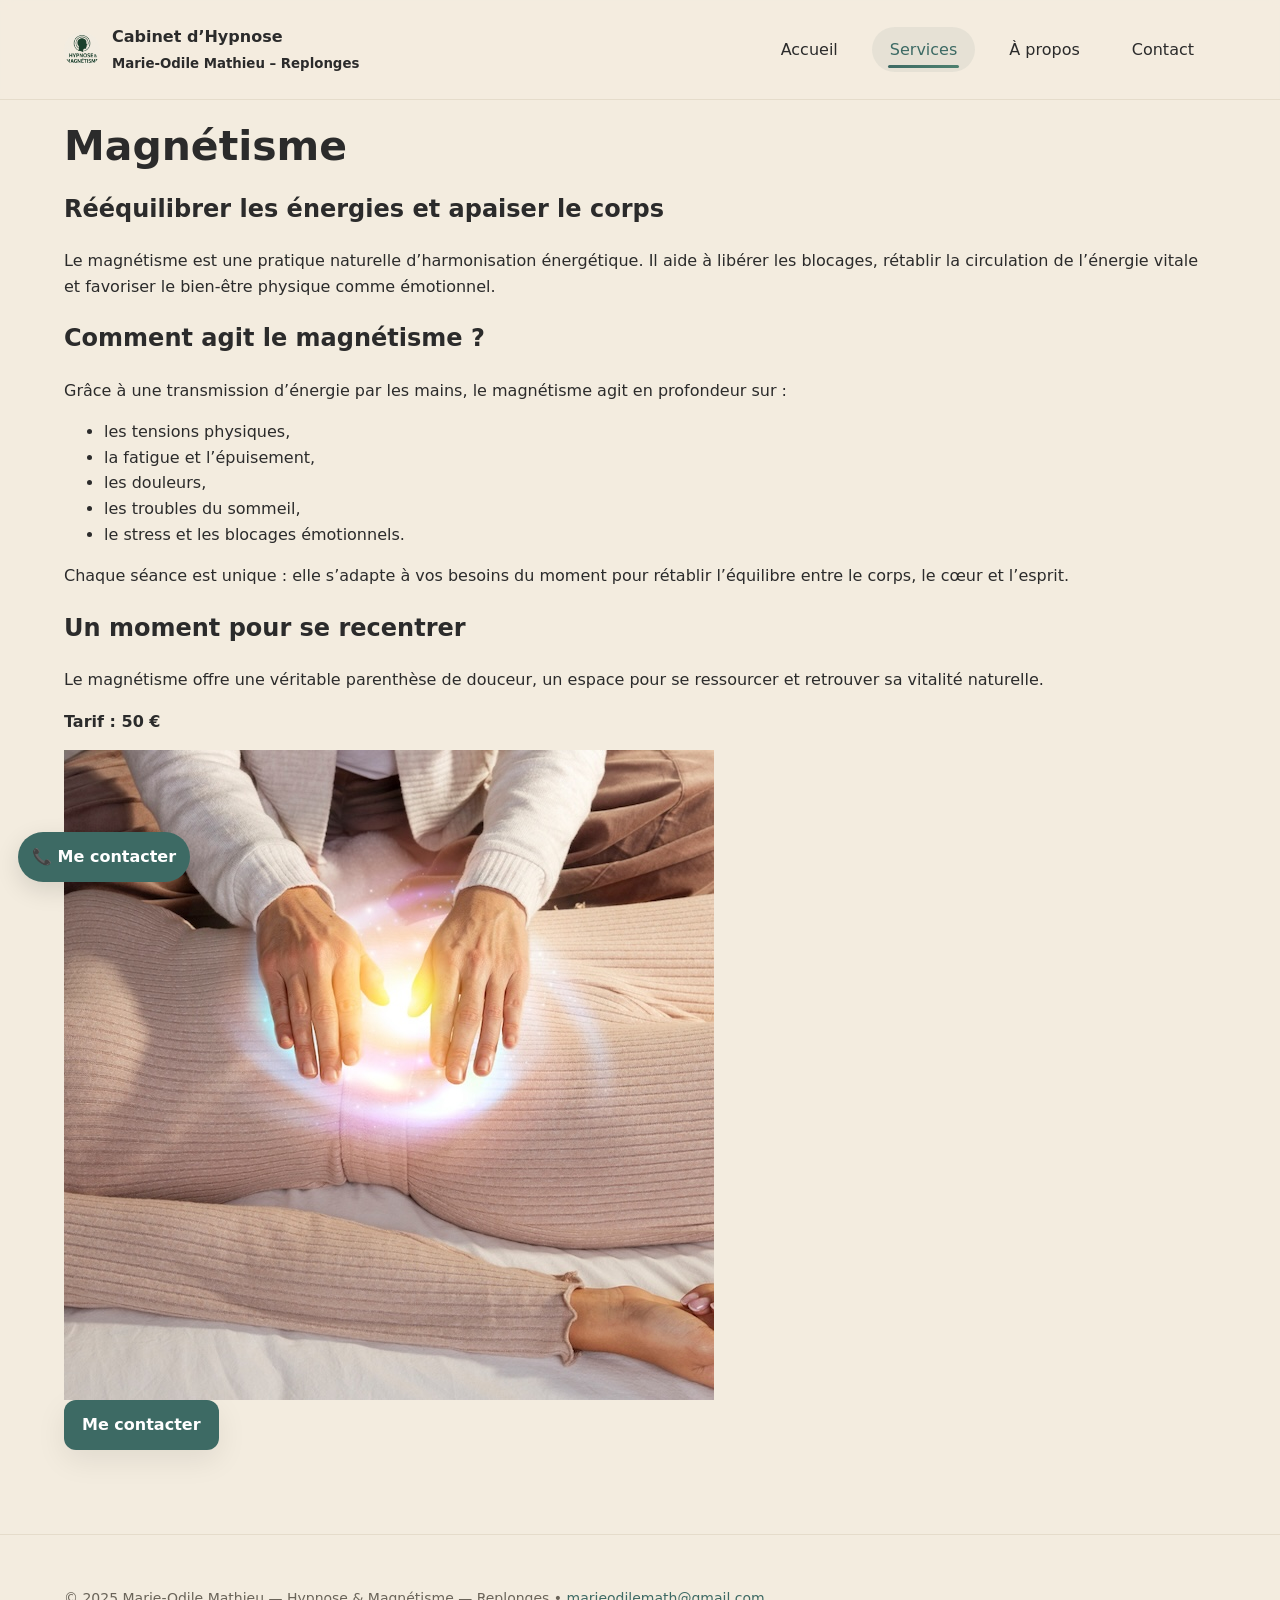
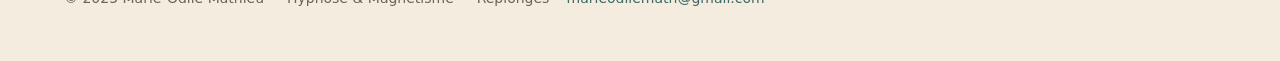
<file: site-marie-odile-regenerated2/magnetisme.html>
<!doctype html>
<html lang="fr">
<head>
  <meta charset="utf-8">
  <meta name="viewport" content="width=device-width,initial-scale=1">
  <title>Magnétisme</title>
  <link rel="stylesheet" href="assets/css/style.css">
</head>

<body>

<header>
  <div class="container navbar">
    <div class="brand">
      <img src="assets/images/logo2.png" alt="logo">
      <div class="title">Cabinet d’Hypnose<br><small>Marie-Odile Mathieu – Replonges</small></div>
    </div>
    <nav>
      <a href="index.html">Accueil</a>
      <a href="services.html" class="active">Services</a>
      <a href="a-propos.html">À propos</a>
      <a href="contact.html">Contact</a>
    </nav>
  </div>
</header>

<main class="container">

  <div class="detail">

    <div class="panel">

      <h1>Magnétisme</h1>

      <!-- INTRO -->
      <h2>Rééquilibrer les énergies et apaiser le corps</h2>
      <p>
        Le magnétisme est une pratique naturelle d’harmonisation énergétique.
        Il aide à libérer les blocages, rétablir la circulation de l’énergie vitale
        et favoriser le bien-être physique comme émotionnel.
      </p>

      <!-- ACTION DU MAGNÉTISME -->
      <h2>Comment agit le magnétisme ?</h2>
      <p>
        Grâce à une transmission d’énergie par les mains,
        le magnétisme agit en profondeur sur :
      </p>
      <ul>
        <li>les tensions physiques,</li>
        <li>la fatigue et l’épuisement,</li>
        <li>les douleurs,</li>
        <li>les troubles du sommeil,</li>
        <li>le stress et les blocages émotionnels.</li>
      </ul>

      <p>
        Chaque séance est unique : elle s’adapte à vos besoins du moment
        pour rétablir l’équilibre entre le corps, le cœur et l’esprit.
      </p>

      <!-- BIENFAITS -->
      <h2>Un moment pour se recentrer</h2>
      <p>
        Le magnétisme offre une véritable parenthèse de douceur,
        un espace pour se ressourcer et retrouver sa vitalité naturelle.
      </p>

      <!-- TARIF -->
      <p class="price"><strong>Tarif :</strong> 50 €</p>

    </div>

    <img class="detail-hero" src="assets/images/magnetisme.jpg" alt="Magnétisme">

  </div>

  <a class="btn" href="contact.html">Me contacter</a>

</main>

<footer>
  <div class="container">
    © 2025 Marie-Odile Mathieu — Hypnose & Magnétisme — Replonges •
    <a href="mailto:marieodilemath@gmail.com">marieodilemath@gmail.com</a>
  </div>
</footer>

<script src="assets/js/app.js"></script>

</body>
</html>
</file>
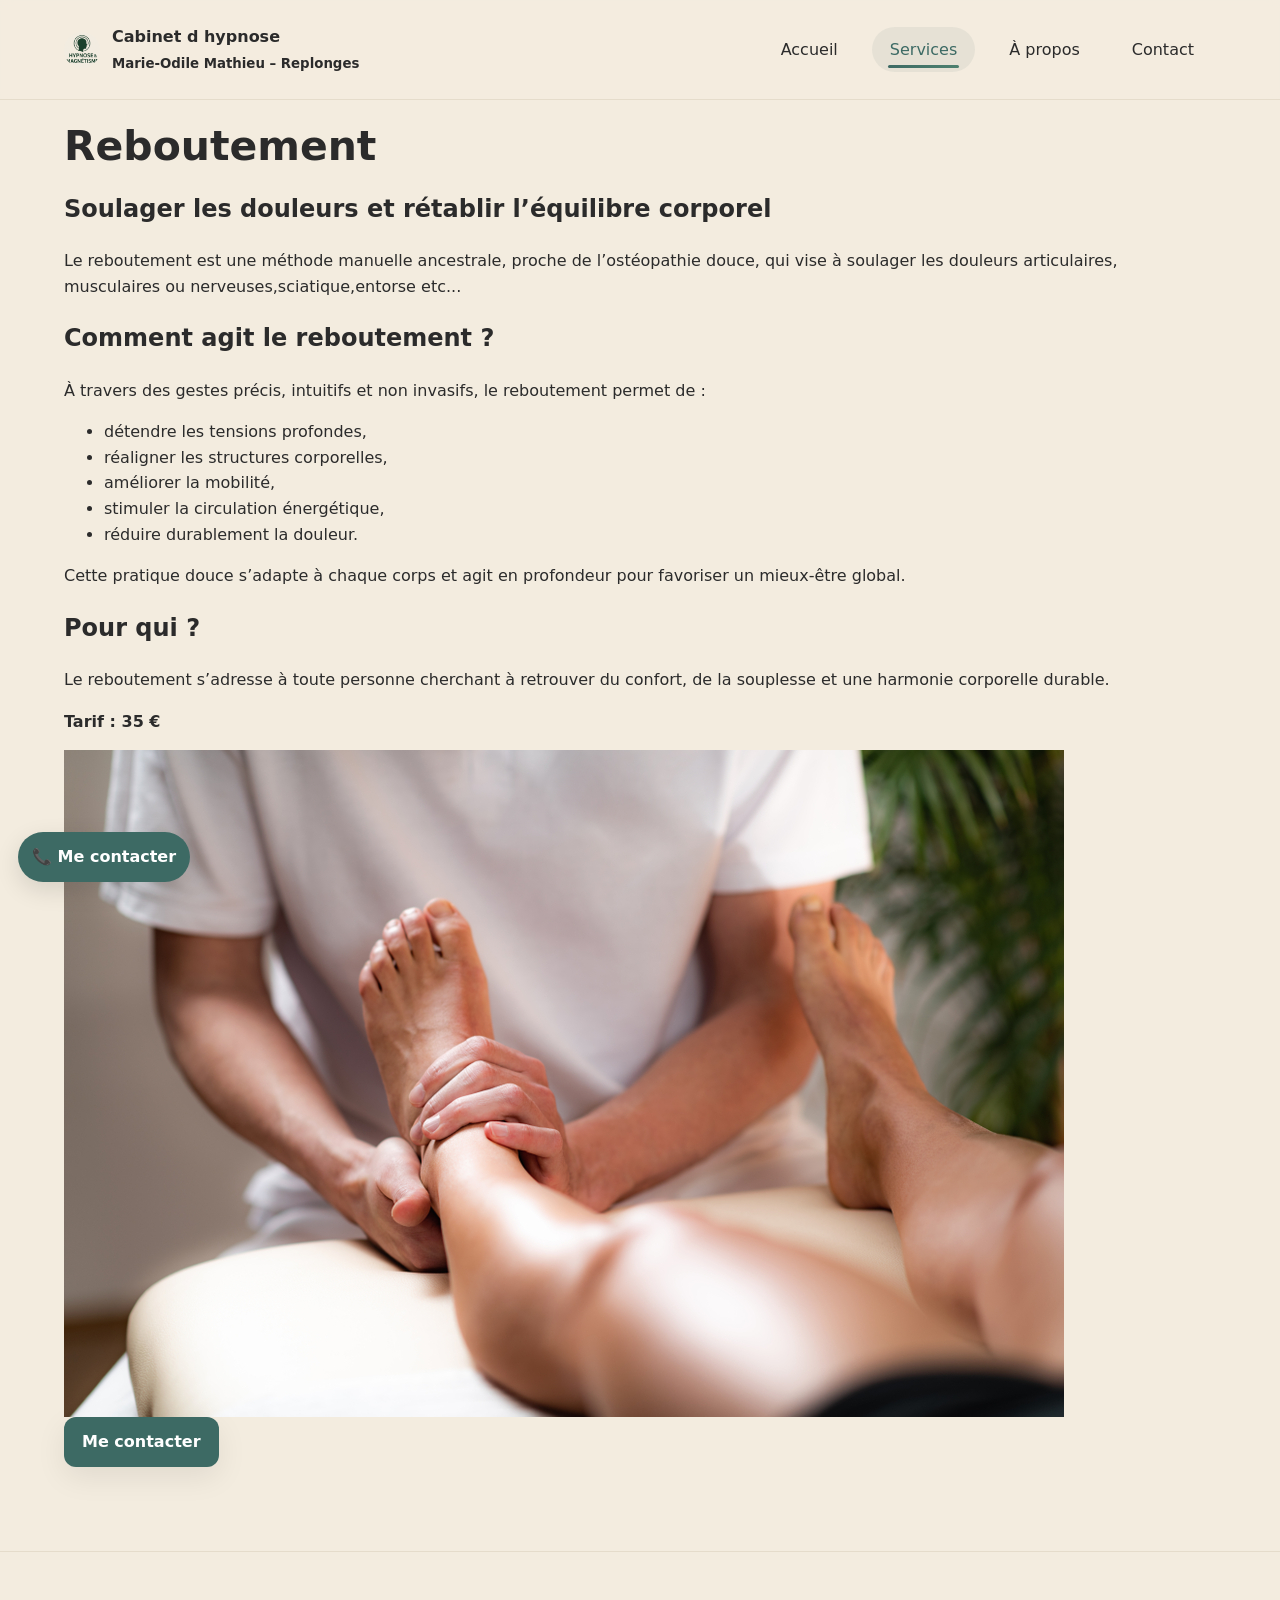
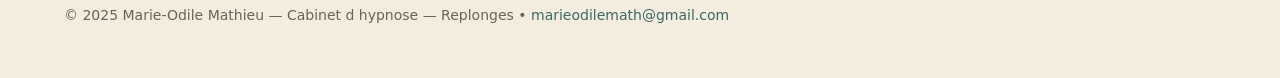
<file: site-marie-odile-regenerated2/reboutement.html>
<!doctype html>
<html lang="fr">
<head>
  <meta charset="utf-8">
  <meta name="viewport" content="width=device-width,initial-scale=1">
  <title>Reboutement</title>
  <link rel="stylesheet" href="assets/css/style.css">
</head>

<body>

<header>
  <div class="container navbar">
    <div class="brand">
      <img src="assets/images/logo2.png" alt="logo">
      <div class="title">Cabinet d hypnose<br><small>Marie-Odile Mathieu – Replonges</small></div>
    </div>
    <nav>
      <a href="index.html">Accueil</a>
      <a href="services.html" class="active">Services</a>
      <a href="a-propos.html">À propos</a>
      <a href="contact.html">Contact</a>
    </nav>
  </div>
</header>

<main class="container">

  <div class="detail">

    <div class="panel">

      <h1>Reboutement</h1>

      <!-- INTRO -->
      <h2>Soulager les douleurs et rétablir l’équilibre corporel</h2>
      <p>
        Le reboutement est une méthode manuelle ancestrale, proche de l’ostéopathie douce,
        qui vise à soulager les douleurs articulaires, musculaires ou nerveuses,sciatique,entorse etc...
      </p>

      <!-- ACTION -->
      <h2>Comment agit le reboutement ?</h2>
      <p>
        À travers des gestes précis, intuitifs et non invasifs, le reboutement permet de :
      </p>
      <ul>
        <li>détendre les tensions profondes,</li>
        <li>réaligner les structures corporelles,</li>
        <li>améliorer la mobilité,</li>
        <li>stimuler la circulation énergétique,</li>
        <li>réduire durablement la douleur.</li>
      </ul>

      <p>
        Cette pratique douce s’adapte à chaque corps et agit en profondeur
        pour favoriser un mieux-être global.
      </p>

      <!-- POUR QUI -->
      <h2>Pour qui ?</h2>
      <p>
        Le reboutement s’adresse à toute personne cherchant à retrouver
        du confort, de la souplesse et une harmonie corporelle durable.
      </p>

      <!-- TARIF -->
      <p class="price"><strong>Tarif :</strong> 35 €</p>

    </div>

    <img class="detail-hero" src="assets/images/reboutement.jpg" alt="Reboutement">

  </div>

  <a class="btn" href="contact.html">Me contacter</a>

</main>

<footer>
  <div class="container">
    © 2025 Marie-Odile Mathieu — Cabinet d hypnose — Replonges •
    <a href="mailto:marieodilemath@gmail.com">marieodilemath@gmail.com</a>
  </div>
</footer>

<script src="assets/js/app.js"></script>

</body>
</html>
</file>
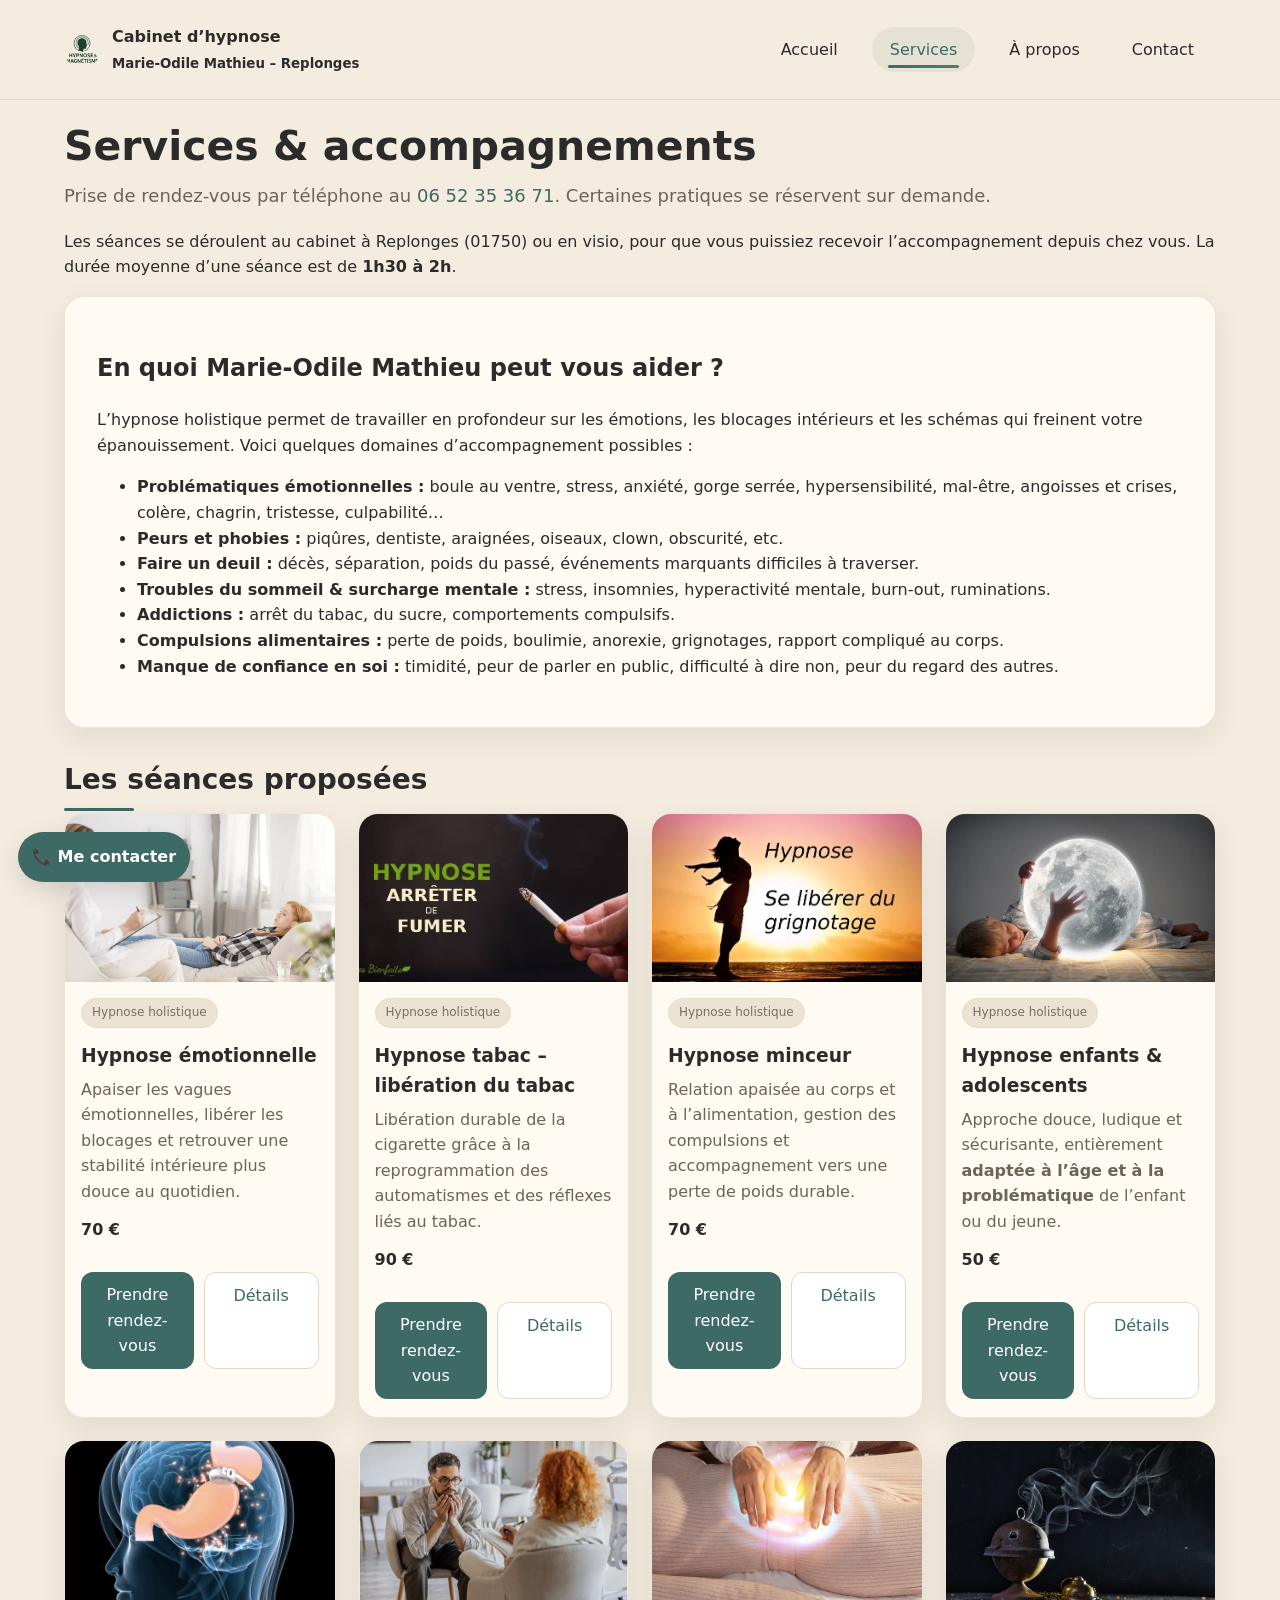
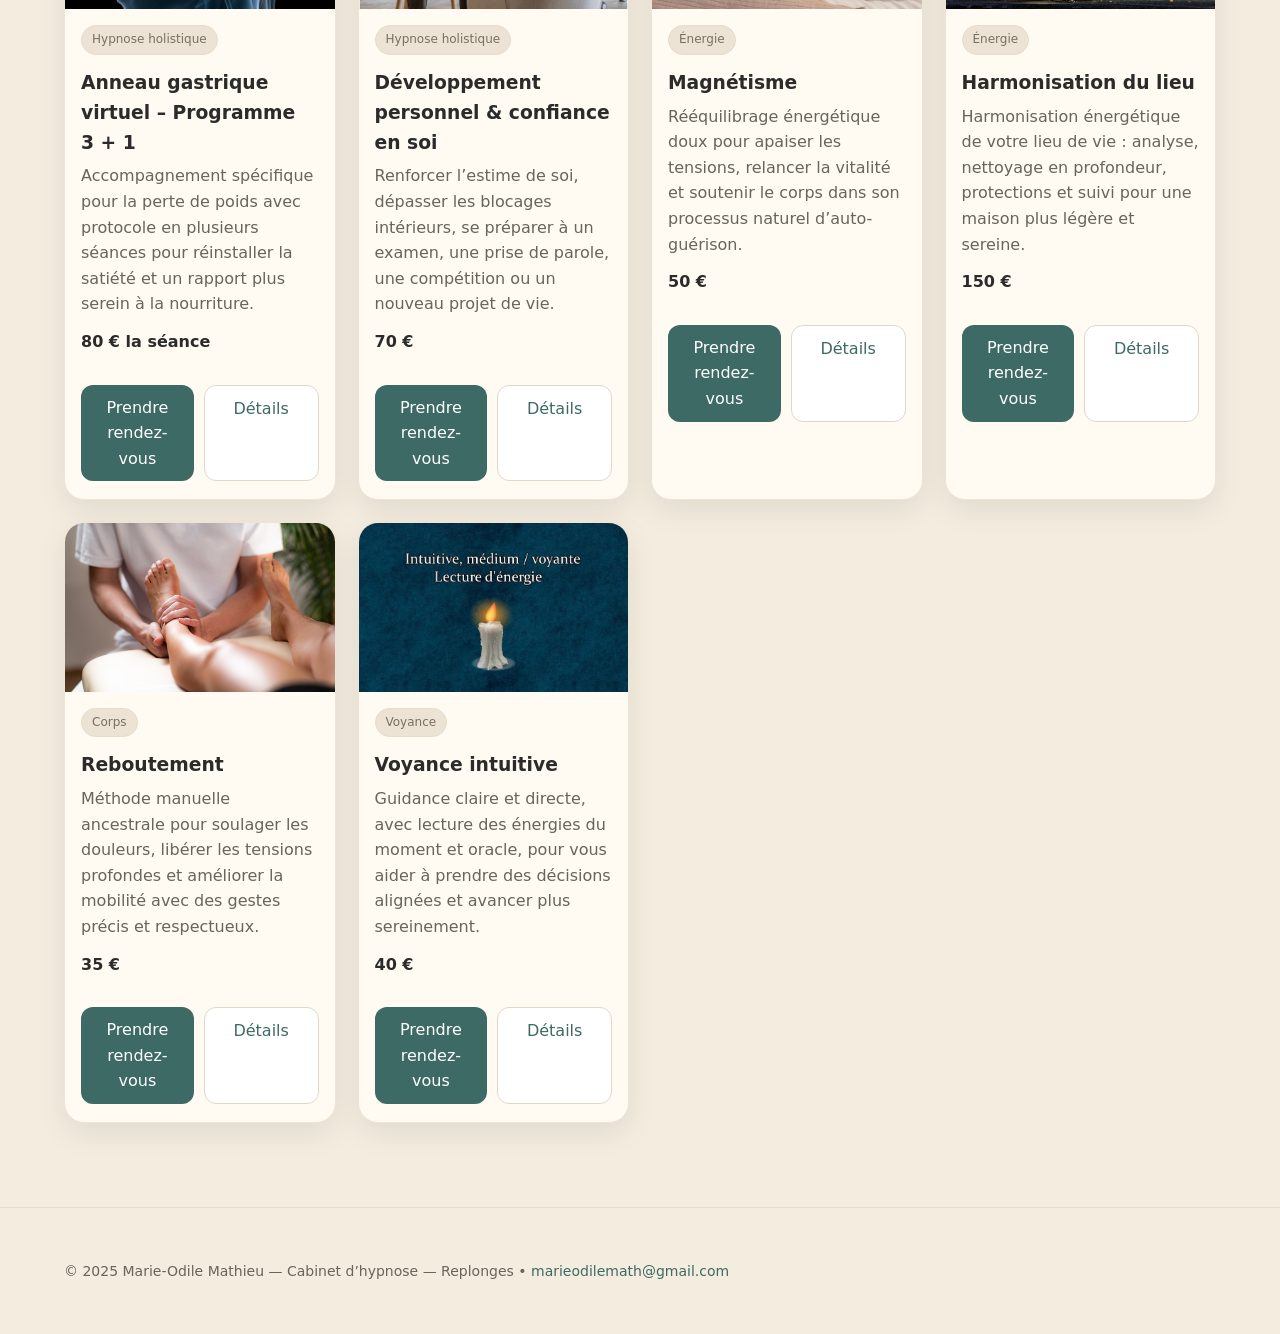
<file: site-marie-odile-regenerated2/services.html>
<!doctype html>
<html lang="fr">
<head>
  <meta charset="utf-8">
  <meta name="viewport" content="width=device-width,initial-scale=1">

  <title>Services – Cabinet d’hypnose Marie-Odile Mathieu – Replonges</title>

  <meta name="description" content="Découvrez les séances d’hypnose holistique, magnétisme, harmonisation du lieu, reboutement et voyance intuitive proposées par Marie-Odile Mathieu à Replonges (01) et en visio.">
  <link rel="icon" href="assets/images/logo.png">
  <link rel="stylesheet" href="assets/css/style.css">
</head>
<body>
<header>
  <div class="container navbar">
    <div class="brand">
      <img src="assets/images/logo2.png" alt="logo">
      <div class="title">
        Cabinet d’hypnose<br>
        <small>Marie-Odile Mathieu – Replonges</small>
      </div>
    </div>
    <nav>
      <a href="index.html">Accueil</a>
      <a href="services.html" class="active">Services</a>
      <a href="a-propos.html">À propos</a>
      <a href="contact.html">Contact</a>
    </nav>
  </div>
</header>

<main class="container">

  <!-- Titre + accroche -->
  <section class="will-fade">
    <h1>Services &amp; accompagnements</h1>
    <p class="lead">
      Prise de rendez-vous par téléphone au
      <a href="tel:+33652353671">06&nbsp;52&nbsp;35&nbsp;36&nbsp;71</a>.
      Certaines pratiques se réservent sur demande.
    </p>
    <p>
      Les séances se déroulent au cabinet à Replonges (01750) ou en visio, pour que vous puissiez
      recevoir l’accompagnement depuis chez vous. La durée moyenne d’une séance est de
      <strong>1h30 à 2h</strong>.
    </p>
  </section>

  <!-- En quoi Marie-Odile peut vous aider -->
  <section class="panel full-width will-fade">
    <h2>En quoi Marie-Odile Mathieu peut vous aider&nbsp;?</h2>
    <p>
      L’hypnose holistique permet de travailler en profondeur sur les émotions, les blocages
      intérieurs et les schémas qui freinent votre épanouissement. Voici quelques domaines
      d’accompagnement possibles :
    </p>

    <ul>
      <li>
        <strong>Problématiques émotionnelles :</strong>
        boule au ventre, stress, anxiété, gorge serrée, hypersensibilité, mal-être,
        angoisses et crises, colère, chagrin, tristesse, culpabilité…
      </li>
      <li>
        <strong>Peurs et phobies :</strong>
        piqûres, dentiste, araignées, oiseaux, clown, obscurité, etc.
      </li>
      <li>
        <strong>Faire un deuil :</strong>
        décès, séparation, poids du passé, événements marquants difficiles à traverser.
      </li>
      <li>
        <strong>Troubles du sommeil &amp; surcharge mentale :</strong>
        stress, insomnies, hyperactivité mentale, burn-out, ruminations.
      </li>
      <li>
        <strong>Addictions :</strong>
        arrêt du tabac, du sucre, comportements compulsifs.
      </li>
      <li>
        <strong>Compulsions alimentaires :</strong>
        perte de poids, boulimie, anorexie, grignotages, rapport compliqué au corps.
      </li>
      <li>
        <strong>Manque de confiance en soi :</strong>
        timidité, peur de parler en public, difficulté à dire non, peur du regard des autres.
      </li>
    </ul>
  </section>

  <!-- Grille de services -->
  <h2 class="section-title">Les séances proposées</h2>

  <section class="grid">

    <!-- Hypnose émotionnelle -->
    <article class="card will-fade">
      <img src="assets/images/hypnose_emotionnelle.jpg" alt="Hypnose émotionnelle">
      <div class="content">
        <span class="pill">Hypnose holistique</span>
        <h3>Hypnose émotionnelle</h3>
        <p>
          Apaiser les vagues émotionnelles, libérer les blocages et retrouver une stabilité
          intérieure plus douce au quotidien.
        </p>
        <div class="price">70&nbsp;€</div>
      </div>
      <div class="actions">
        <a class="button primary" href="tel:+33652353671">Prendre rendez-vous</a>
        <a class="button" href="hypnose-emotionnelle.html">Détails</a>
      </div>
    </article>

    <!-- Hypnose tabac -->
    <article class="card will-fade">
      <img src="assets/images/tabac.jpg" alt="Hypnose tabac – arrêt du tabac">
      <div class="content">
        <span class="pill">Hypnose holistique</span>
        <h3>Hypnose tabac – libération du tabac</h3>
        <p>
          Libération durable de la cigarette grâce à la reprogrammation des automatismes
          et des réflexes liés au tabac.
        </p>
        <div class="price">90&nbsp;€</div>
      </div>
      <div class="actions">
        <a class="button primary" href="tel:+33652353671">Prendre rendez-vous</a>
        <a class="button" href="hypnose-tabac.html">Détails</a>
      </div>
    </article>

    <!-- Hypnose minceur -->
    <article class="card will-fade">
      <img src="assets/images/minceur.jpg" alt="Hypnose minceur">
      <div class="content">
        <span class="pill">Hypnose holistique</span>
        <h3>Hypnose minceur</h3>
        <p>
          Relation apaisée au corps et à l’alimentation, gestion des compulsions
          et accompagnement vers une perte de poids durable.
        </p>
        <div class="price">70&nbsp;€</div>
      </div>
      <div class="actions">
        <a class="button primary" href="tel:+33652353671">Prendre rendez-vous</a>
        <a class="button" href="hypnose-minceur.html">Détails</a>
      </div>
    </article>

    <!-- Hypnose enfants / ados -->
    <article class="card will-fade">
      <img src="assets/images/enfants.jpg" alt="Hypnose enfants et adolescents">
      <div class="content">
        <span class="pill">Hypnose holistique</span>
        <h3>Hypnose enfants &amp; adolescents</h3>
        <p>
          Approche douce, ludique et sécurisante, entièrement
          <strong>adaptée à l’âge et à la problématique</strong> de l’enfant ou du jeune.
        </p>
        <div class="price">50&nbsp;€</div>
      </div>
      <div class="actions">
        <a class="button primary" href="tel:+33652353671">Prendre rendez-vous</a>
        <a class="button" href="hypnose-enfants.html">Détails</a>
      </div>
    </article>

    <!-- Anneau gastrique virtuel -->
    <article class="card will-fade">
      <img src="assets/images/anneau.jpg" alt="Anneau gastrique virtuel">
      <div class="content">
        <span class="pill">Hypnose holistique</span>
        <h3>Anneau gastrique virtuel – Programme 3&nbsp;+&nbsp;1</h3>
        <p>
          Accompagnement spécifique pour la perte de poids avec protocole en plusieurs séances
          pour réinstaller la satiété et un rapport plus serein à la nourriture.
        </p>
        <div class="price">80&nbsp;€ la séance</div>
      </div>
      <div class="actions">
        <a class="button primary" href="tel:+33652353671">Prendre rendez-vous</a>
        <a class="button" href="anneau-gastrique-virtuel.html">Détails</a>
      </div>
    </article>

    <!-- Hypnose & développement personnel (REMONTÉ ICI AVEC LES HYPNOSES) -->
    <article class="card will-fade">
      <img src="assets/images/DEV.png" alt="Hypnose et développement personnel">
      <div class="content">
        <span class="pill">Hypnose holistique</span>
        <h3>Développement personnel &amp; confiance en soi</h3>
        <p>
          Renforcer l’estime de soi, dépasser les blocages intérieurs, se préparer à un examen,
          une prise de parole, une compétition ou un nouveau projet de vie.
        </p>
        <div class="price">70&nbsp;€</div>
      </div>
      <div class="actions">
        <a class="button primary" href="tel:+33652353671">Prendre rendez-vous</a>
        <a class="button" href="developpement-personnel.html">Détails</a>
      </div>
    </article>

    <!-- Magnétisme -->
    <article class="card will-fade">
      <img src="assets/images/magnetisme.jpg" alt="Séance de magnétisme">
      <div class="content">
        <span class="pill">Énergie</span>
        <h3>Magnétisme</h3>
        <p>
          Rééquilibrage énergétique doux pour apaiser les tensions, relancer la vitalité
          et soutenir le corps dans son processus naturel d’auto-guérison.
        </p>
        <div class="price">50&nbsp;€</div>
      </div>
      <div class="actions">
        <a class="button primary" href="tel:+33652353671">Prendre rendez-vous</a>
        <a class="button" href="magnetisme.html">Détails</a>
      </div>
    </article>

    <!-- Harmonisation du lieu -->
    <article class="card will-fade">
      <img src="assets/images/harmonisation.jpg" alt="Harmonisation énergétique du lieu">
      <div class="content">
        <span class="pill">Énergie</span>
        <h3>Harmonisation du lieu</h3>
        <p>
          Harmonisation énergétique de votre lieu de vie : analyse, nettoyage en profondeur,
          protections et suivi pour une maison plus légère et sereine.
        </p>
        <div class="price">150&nbsp;€</div>
      </div>
      <div class="actions">
        <a class="button primary" href="tel:+33652353671">Prendre rendez-vous</a>
        <a class="button" href="harmonisation-du-lieu.html">Détails</a>
      </div>
    </article>

    <!-- Reboutement -->
    <article class="card will-fade">
      <img src="assets/images/reboutement.jpg" alt="Reboutement">
      <div class="content">
        <span class="pill">Corps</span>
        <h3>Reboutement</h3>
        <p>
          Méthode manuelle ancestrale pour soulager les douleurs, libérer les tensions profondes
          et améliorer la mobilité avec des gestes précis et respectueux.
        </p>
        <div class="price">35&nbsp;€</div>
      </div>
      <div class="actions">
        <a class="button primary" href="tel:+33652353671">Prendre rendez-vous</a>
        <a class="button" href="reboutement.html">Détails</a>
      </div>
    </article>

    <!-- Voyance intuitive -->
    <article class="card will-fade">
      <img src="assets/images/voyance.jpg" alt="Voyance intuitive">
      <div class="content">
        <span class="pill">Voyance</span>
        <h3>Voyance intuitive</h3>
        <p>
          Guidance claire et directe, avec lecture des énergies du moment et oracle,
          pour vous aider à prendre des décisions alignées et avancer plus sereinement.
        </p>
        <div class="price">40&nbsp;€</div>
      </div>
      <div class="actions">
        <a class="button primary" href="tel:+33652353671">Prendre rendez-vous</a>
        <a class="button" href="voyance-intuitive.html">Détails</a>
      </div>
    </article>

  </section>
</main>

<footer>
  <div class="container">
    © 2025 Marie-Odile Mathieu — Cabinet d’hypnose — Replonges •
    <a href="mailto:marieodilemath@gmail.com">marieodilemath@gmail.com</a>
  </div>
</footer>

<script src="assets/js/app.js"></script>
</body>
</html>
</file>
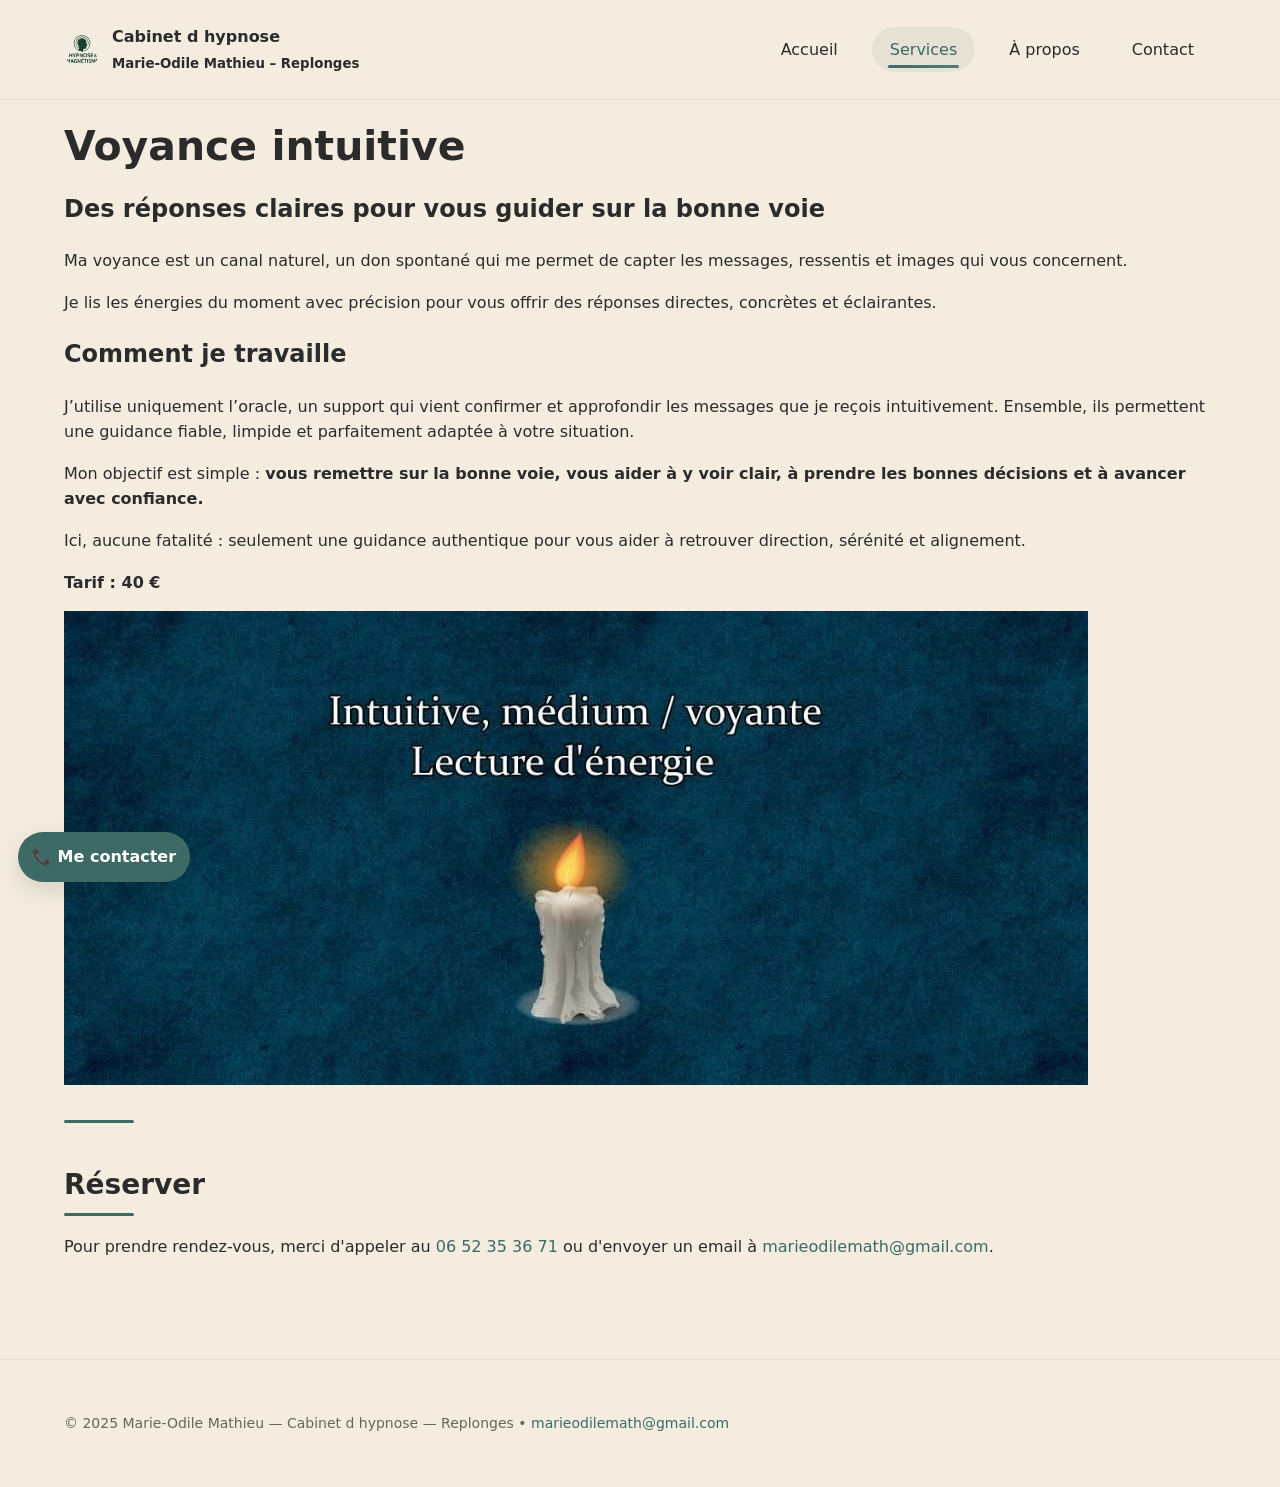
<file: site-marie-odile-regenerated2/voyance-intuitive.html>
<!doctype html>
<html lang="fr">
<head>
  <meta charset="utf-8">
  <meta name="viewport" content="width=device-width,initial-scale=1">
  <title>Voyance intuitive</title>
  <link rel="stylesheet" href="assets/css/style.css">
</head>

<body>

<header>
  <div class="container navbar">
    <div class="brand">
      <img src="assets/images/logo2.png" alt="logo">
      <div class="title">Cabinet d hypnose<br><small>Marie-Odile Mathieu – Replonges</small></div>
    </div>
    <nav>
      <a href="index.html">Accueil</a>
      <a href="services.html" class="active">Services</a>
      <a href="a-propos.html">À propos</a>
      <a href="contact.html">Contact</a>
    </nav>
  </div>
</header>

<main class="container">

  <div class="detail">

    <div class="panel">

      <h1>Voyance intuitive</h1>

      <!-- INTRO -->
      <h2>Des réponses claires pour vous guider sur la bonne voie</h2>
      <p>
        Ma voyance est un canal naturel, un don spontané qui me permet de capter les messages,
        ressentis et images qui vous concernent.
      </p>
      <p>
        Je lis les énergies du moment avec précision pour vous offrir des réponses
        directes, concrètes et éclairantes.
      </p>

      <!-- COMMENT JE TRAVAILLE -->
      <h2>Comment je travaille</h2>
      <p>
        J’utilise uniquement l’oracle, un support qui vient confirmer et approfondir
        les messages que je reçois intuitivement. Ensemble, ils permettent une guidance
        fiable, limpide et parfaitement adaptée à votre situation.
      </p>

      <p>
        Mon objectif est simple :
        <strong>vous remettre sur la bonne voie, vous aider à y voir clair, à prendre
        les bonnes décisions et à avancer avec confiance.</strong>
      </p>

      <p>
        Ici, aucune fatalité : seulement une guidance authentique pour vous aider
        à retrouver direction, sérénité et alignement.
      </p>

      <!-- TARIF -->
      <p class="price"><strong>Tarif :</strong> 40 €</p>

    </div>

    <img class="detail-hero" src="assets/images/voyance.jpg" alt="Voyance intuitive">

  </div>

  <h2 id="reserver" class="section-title"></h2>
  <iframe class="acuity"
    src="https://cabinetdhypnosemagntismemarieodilemathieu.as.me/schedule.php?appointmentType=85118388">
  </iframe>

</main>

<footer>
  <div class="container">
    © 2025 Marie-Odile Mathieu — Cabinet d hypnose — Replonges •
    <a href="mailto:marieodilemath@gmail.com">marieodilemath@gmail.com</a>
  </div>
</footer>

<script src="assets/js/app.js"></script>

</body>
</html>
</file>
<file: site-marie-odile-regenerated2/assets/css/style.css>
:root{
  --bg:#f3ecdf;
  --paper:#fffaf2;
  --ink:#2b2b2b;
  --muted:#6a6459;
  --brand:#3d6a64;
  --brand-2:#4d806f;
  --pill:#ece3d4;
  --shadow:0 10px 30px rgba(0,0,0,.08);
  --radius:20px
}

*{box-sizing:border-box}

html,body{
  margin:0;
  padding:0;
  background:var(--bg);
  color:var(--ink);
  font:16px/1.6 system-ui,-apple-system,Segoe UI,Roboto,Inter,Arial
}

/* Transition globale d’apparition de la page */
body{
  opacity:0;
  transition:opacity .5s ease;
}
body.is-loaded{
  opacity:1;
}

a{
  color:var(--brand);
  text-decoration:none
}
a:hover{text-decoration:underline}

img{
  max-width:100%;
  display:block
}

.container{
  max-width:1200px;
  margin:0 auto;
  padding:24px
}

header{
  position:sticky;
  top:0;
  background:rgba(243,236,223,.92);
  backdrop-filter:saturate(1.1) blur(6px);
  border-bottom:1px solid #e5dccb;
  z-index:50
}

.navbar{
  display:flex;
  align-items:center;
  justify-content:space-between;
  gap:24px
}

.brand{
  display:flex;
  align-items:center;
  gap:12px
}
.brand img{
  width:36px;
  height:36px;
  border-radius:50%
}
.brand .title{
  font-weight:700
}

nav {
  display:flex;
  align-items:center;
  gap:8px;
}

/* Liens du menu */
nav a{
  position:relative;
  margin:0 4px;
  padding:10px 18px;
  border-radius:999px;
  color:var(--ink);
  font-weight:500;
  text-decoration:none;
  transition:color .25s ease, background .25s ease;
}

/* Pastille animée sous le lien (effet fluide comme sur le site de Mathilde) */
nav a::after{
  content:"";
  position:absolute;
  left:16px;
  right:16px;
  bottom:4px;
  height:3px;
  border-radius:999px;
  background:linear-gradient(90deg,var(--brand),var(--brand-2));
  opacity:0;
  transform:scaleX(0);
  transform-origin:center;
  transition:opacity .25s ease,transform .25s ease;
}

/* État survol / actif */
nav a:hover,
nav a.active{
  background:rgba(61,106,100,.08); /* léger fond vert/gris */
  color:var(--brand);
}

nav a:hover::after,
nav a.active::after{
  opacity:1;
  transform:scaleX(1);
}

.hero{
  display:grid;
  grid-template-columns:1.1fr .9fr;
  gap:32px;
  align-items:center;
  padding:40px 0
}

.hero img{
  width:100%;
  height:420px;
  object-fit:cover;
  border-radius:var(--radius);
  box-shadow:var(--shadow)
}

h1{
  font-size:clamp(28px,3.2vw,44px);
  line-height:1.12;
  margin:0
}

.lead{
  color:var(--muted);
  font-size:18px;
  margin-top:12px
}

.quote{
  margin-top:10px;
  font-style:italic;
  color:#5c564e
}
/* Photo d'accueil plein écran */
.hero-photo {
  margin-top: 32px;
}
.hero-photo img {
  width: 100%;
  max-height: 420px;
  object-fit: cover;
  border-radius: var(--radius);
  box-shadow: var(--shadow);
}
.hero-caption {
  text-align: center;
  margin-top: 10px;
  font-weight: 600;
  color: var(--muted);
}

/* Texte d'intro hypnose holistique */
.hero-text {
  margin-top: 40px;
  max-width: 900px;
}
.hero-text .highlight {
  font-weight: 600;
  color: var(--brand);
}

/* Section "En quoi puis-je vous aider ?" */
.help-section {
  margin-top: 60px;
}
.help-grid {
  display: grid;
  grid-template-columns: repeat(3, minmax(0, 1fr));
  gap: 20px;
  margin-top: 24px;
}
.help-card {
  background: var(--paper);
  border-radius: var(--radius);
  box-shadow: var(--shadow);
  border: 1px solid #ede4d6;
  padding: 18px 20px;
}
.help-card h3 {
  margin-top: 0;
  margin-bottom: 8px;
}
.help-intro {
  font-size: 14px;
  color: var(--muted);
}
.help-card ul {
  padding-left: 18px;
  margin: 6px 0 0;
}
.help-card li {
  margin-bottom: 4px;
}
.help-footer {
  margin-top: 18px;
  font-size: 14px;
  color: var(--muted);
}

/* Section développement personnel / hypnose holistique */
.dev-section {
  margin-top: 70px;
}
.dev-grid {
  display: grid;
  grid-template-columns: repeat(2, minmax(0, 1fr));
  gap: 20px;
  margin: 24px 0 30px;
}
.dev-block {
  background: var(--paper);
  border-radius: var(--radius);
  box-shadow: var(--shadow);
  border: 1px solid #ede4d6;
  padding: 18px 20px;
}
.dev-layout {
  display: grid;
  grid-template-columns: repeat(2, minmax(0, 1fr));
  gap: 24px;
  margin-top: 10px;
}
.dev-column {
  background: var(--paper);
  border-radius: var(--radius);
  box-shadow: var(--shadow);
  border: 1px solid #ede4d6;
  padding: 18px 20px;
}
.benefits {
  list-style: none;
  padding: 0;
  margin: 0;
}
.benefits li {
  margin-bottom: 6px;
}
.dev-closing {
  margin-top: 22px;
  font-weight: 600;
  color: var(--brand);
}

/* Étoiles avis */
.stars {
  color: #f4b321;
  font-size: 18px;
  margin-bottom: 6px;
  letter-spacing: 2px;
}

/* Responsive nouvelles sections */
@media (max-width: 1000px) {
  .help-grid {
    grid-template-columns: repeat(2, minmax(0, 1fr));
  }
  .dev-grid,
  .dev-layout {
    grid-template-columns: 1fr;
  }
}
@media (max-width: 640px) {
  .help-grid {
    grid-template-columns: 1fr;
  }
}

.buttons{
  display:flex;
  gap:12px;
  margin-top:18px;
  flex-wrap:wrap
}

.btn{
  display:inline-block;
  padding:12px 18px;
  border-radius:12px;
  background:var(--brand);
  color:#fff;
  font-weight:600;
  box-shadow:var(--shadow)
}
.btn.secondary{
  background:#fff;
  color:var(--brand);
  border:1px solid #e0d7c7
}

/* Titre de section avec soulignement animé */
.section-title{
  font-size:28px;
  margin:30px 0 10px;
  position:relative;
  display:inline-block;
}
.section-title::after{
  content:"";
  position:absolute;
  left:0;
  bottom:-8px;
  width:70px;
  height:3px;
  background:var(--brand);
  border-radius:999px;
  transform-origin:left;
  transform:scaleX(0);
  animation:underline-in .7s ease forwards .2s;
}
@keyframes underline-in{
  from{transform:scaleX(0);opacity:0}
  to{transform:scaleX(1);opacity:1}
}

.grid{
  display:grid;
  grid-template-columns:repeat(4,1fr);
  gap:22px
}

.card{
  background:var(--paper);
  border-radius:var(--radius);
  box-shadow:var(--shadow);
  overflow:hidden;
  display:flex;
  flex-direction:column;
  border:1px solid #ede4d6;
  transition:transform .25s ease, box-shadow .25s ease, border-color .25s ease;
}

.card>img{
  width:100%;
  aspect-ratio:16/10;
  object-fit:cover
}

.card .content{
  padding:16px
}

.card.services-summary{
  padding:0;
  overflow:hidden;
  grid-column:span 2;
  height:400px
}
.services-summary img{
  width:100%;
  height:100%;
  object-fit:contain;
  padding:10px
}

.pill{
  display:inline-block;
  background:var(--pill);
  border:1px solid #e7dccb;
  border-radius:999px;
  padding:4px 10px;
  font-size:12px;
  color:#796f63;
  margin-bottom:6px
}

.card h3{
  margin:.4em 0 .3em
}
.card p{
  color:var(--muted);
  margin:0 0 12px
}
.price{
  font-weight:700
}

.actions{
  display:flex;
  gap:10px;
  padding:14px 16px 18px
}
.button{
  flex:1;
  text-align:center;
  padding:10px 14px;
  background:#fff;
  border:1px solid #e0d7c7;
  border-radius:12px
}
.button.primary{
  background:var(--brand);
  color:#fff;
  border:none
}

/* A propos */
.about-content{
  display:flex;
  flex-direction:column;
  gap:32px;
}

.panel.full-width{
  background:var(--paper);
  padding:32px;
  border-radius:var(--radius);
  box-shadow:var(--shadow);
  border:1px solid #ede4d6;
  width:100%;
}

.about-images{
  display:flex;
  flex-direction:column;
  gap:24px;
  margin-top:20px;
}

.main-image{
  width:100%;
  height:auto;
  max-height:400px;
  object-fit:cover;
  border-radius:var(--radius);
  box-shadow:var(--shadow);
  border:1px solid #ede4d6;
}

/* About page thumbnails */
.about-thumbs{
  display:flex;
  flex-direction:column;
  gap:30px;
  max-width:100%;
  margin:20px auto;
}
.about-thumbs .thumb{
  width:100%;
  height:480px;
  object-fit:cover;
  border-radius:var(--radius);
  box-shadow:var(--shadow);
  border:1px solid #ede4d6;
}

.services-image{
  width:100%;
  max-width:600px;
  height:auto;
  margin:20px auto;
  display:block;
  border-radius:var(--radius);
  box-shadow:var(--shadow);
  border:1px solid #ede4d6;
}

iframe.acuity{
  width:100%;
  height:620px;
  border:0;
  border-radius:14px;
  background:#fff;
  box-shadow:var(--shadow)
}

/* SECTION LOCALISATION */
.section-location{
  background:#3d3f42;
  color:#fdf6ec;
  padding:60px 0;
  margin-top:60px;
}
.section-location .location-inner{
  max-width:1100px;
  margin:0 auto;
  display:grid;
  gap:40px;
  grid-template-columns:minmax(0,2fr) minmax(0,1.4fr);
  align-items:center;
}
.section-location iframe{
  width:100%;
  height:260px;
  border:0;
  border-radius:24px;
  box-shadow:var(--shadow);
}
.section-location h2{
  font-size:28px;
  margin-bottom:12px;
}
.section-location p{
  margin-bottom:8px;
}
.section-location .location-actions{
  display:flex;
  flex-wrap:wrap;
  gap:12px;
  margin-top:20px;
}

/* FAQ – Questions / Réponses */
.faq{
  margin:60px auto 40px;
  max-width:900px;
}
.faq-intro{
  margin-bottom:20px;
  color:var(--muted);
}
.faq-list{
  border-radius:18px;
  background:#fff;
  box-shadow:var(--shadow);
  overflow:hidden;
}
.faq-item + .faq-item{
  border-top:1px solid #eee0d0;
}
.faq-item button{
  width:100%;
  text-align:left;
  padding:16px 20px;
  background:transparent;
  border:none;
  font:inherit;
  display:flex;
  justify-content:space-between;
  align-items:center;
  cursor:pointer;
}
.faq-item button span.question{
  font-weight:600;
}
.faq-item button span.icon{
  font-size:20px;
  transition:transform .2s ease;
}
.faq-item.open button span.icon{
  transform:rotate(45deg);
}
.faq-answer{
  max-height:0;
  overflow:hidden;
  padding:0 20px;
  color:var(--muted);
  line-height:1.5;
  transition:max-height .25s ease, padding-bottom .25s ease;
}
.faq-item.open .faq-answer{
  padding-bottom:16px;
  max-height:300px;
}

/* FOOTER */
footer{
  margin-top:60px;
  padding:28px 0;
  border-top:1px solid #e5dccb;
  color:var(--muted);
  font-size:14px
}

/* Responsive principal */
@media(max-width:1000px){
  .grid{grid-template-columns:repeat(2,1fr)}
  .hero,.split,.detail{grid-template-columns:1fr}
  .hero img,.split img{height:300px}
}

@media(max-width:640px){
  .grid{grid-template-columns:1fr}
  header .navbar{flex-wrap:wrap;gap:10px}
}

/* Ancienne animation fade-in (gardée au cas où) */
.fade-in{
  opacity:0;
  transform:translateY(8px);
  animation:fade .6s ease forwards
}
@keyframes fade{
  to{opacity:1;transform:none}
}

/* Animation d'apparition douce au scroll */
.will-fade{
  opacity:0;
  transform:translateY(10px);
  transition:opacity .6s ease, transform .6s ease;
}
.will-fade.fade-in{
  opacity:1;
  transform:translateY(0);
}

/* Légère animation flottante pour les images importantes (hero) */
.hero img,
.detail-hero{
  will-change:transform;
  transition:transform .8s ease, box-shadow .8s ease;
}
.hero img:hover,
.detail-hero:hover{
  transform:translateY(-4px);
  box-shadow:0 18px 40px rgba(0,0,0,.15);
}

/* Effet hover sur les cartes de service */
.card:hover{
  transform:translateY(-4px);
  box-shadow:0 14px 36px rgba(0,0,0,.12);
  border-color:rgba(61,106,100,.35);
}

/* Témoignages */
.testimonials{
  margin-top:40px;
}
.testimonials-grid{
  display:grid;
  grid-template-columns:repeat(3,1fr);
  gap:18px;
}
.testimonial{
  background:var(--paper);
  border-radius:var(--radius);
  box-shadow:var(--shadow);
  padding:16px 18px;
  border:1px solid #ede4d6;
  font-size:15px;
}
.testimonial strong{
  display:block;
  margin-top:10px;
}
.testimonial .meta{
  font-size:13px;
  color:var(--muted);
}

/* Responsive pour témoignages + localisation + FAQ */
@media (max-width:900px){
  .testimonials-grid{
    grid-template-columns:1fr;
  }
  .section-location .location-inner{
    grid-template-columns:1fr;
  }
  .section-location{
    padding:40px 16px;
  }
  .faq{
    padding:0 16px;
  }
}
.location {
  margin-top: 50px;
}

.location-grid {
  display: grid;
  grid-template-columns: 2fr 1.2fr;
  gap: 24px;
  align-items: stretch;
}

.map-frame {
  width: 100%;
  height: 320px;
  border: 0;
  border-radius: var(--radius);
  box-shadow: var(--shadow);
}

@media (max-width: 900px) {
  .location-grid {
    grid-template-columns: 1fr;
  }
}
.stars {
  color: #f4b321;          /* jaune/or */
  font-size: 18px;
  margin-bottom: 6px;
  letter-spacing: 2px;     /* espace entre les ★ */
}
.hero-text-inner {
  display: flex;
  gap: 3rem;
  align-items: flex-start;
}

.hero-text-content {
  flex: 2;
}

.hero-photo-side {
  flex: 1;
  display: flex;
  justify-content: flex-end;
}

.hero-photo-side img {
  max-width: 260px;
  border-radius: 999px; /* effet portrait rond/ovale */
  object-fit: cover;
}
@media (max-width: 900px) {
  .hero-text-inner {
    flex-direction: column;
  }
  .hero-photo-side {
    justify-content: center;
  }
}
</file>
